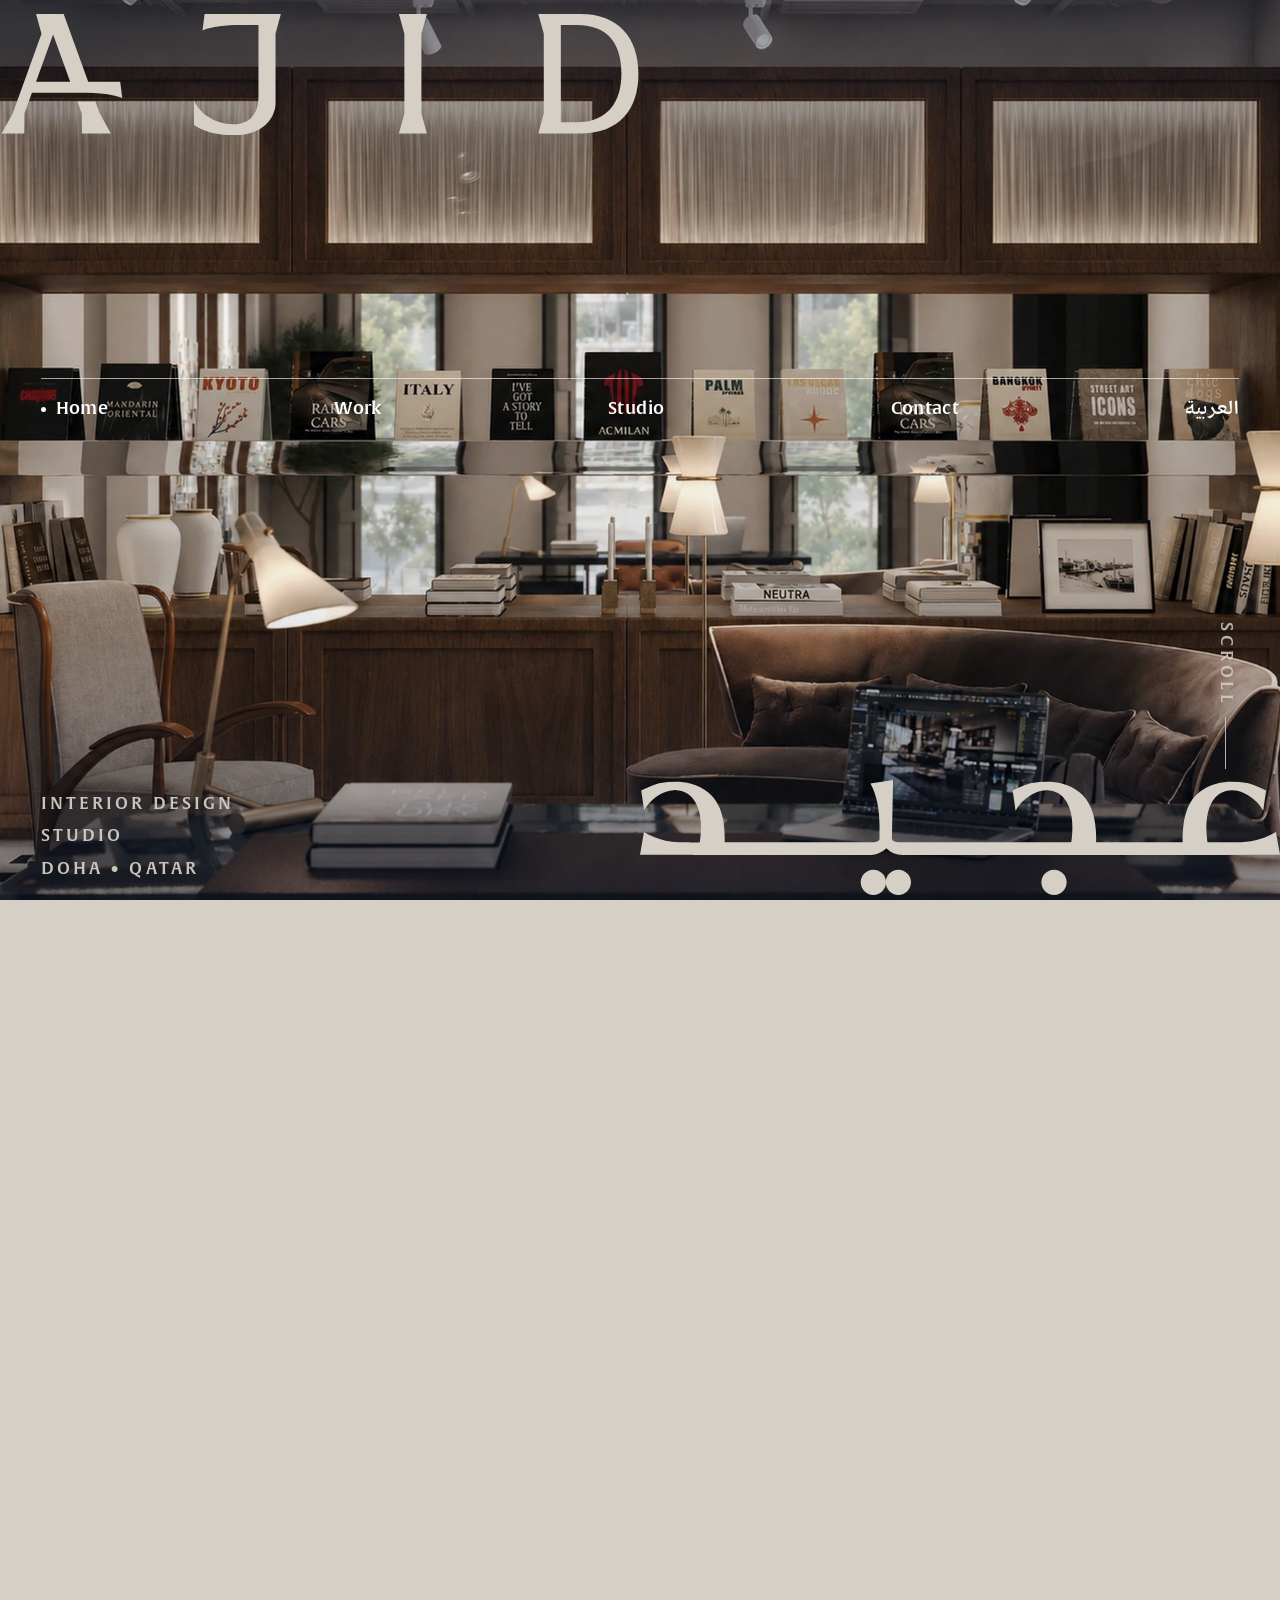
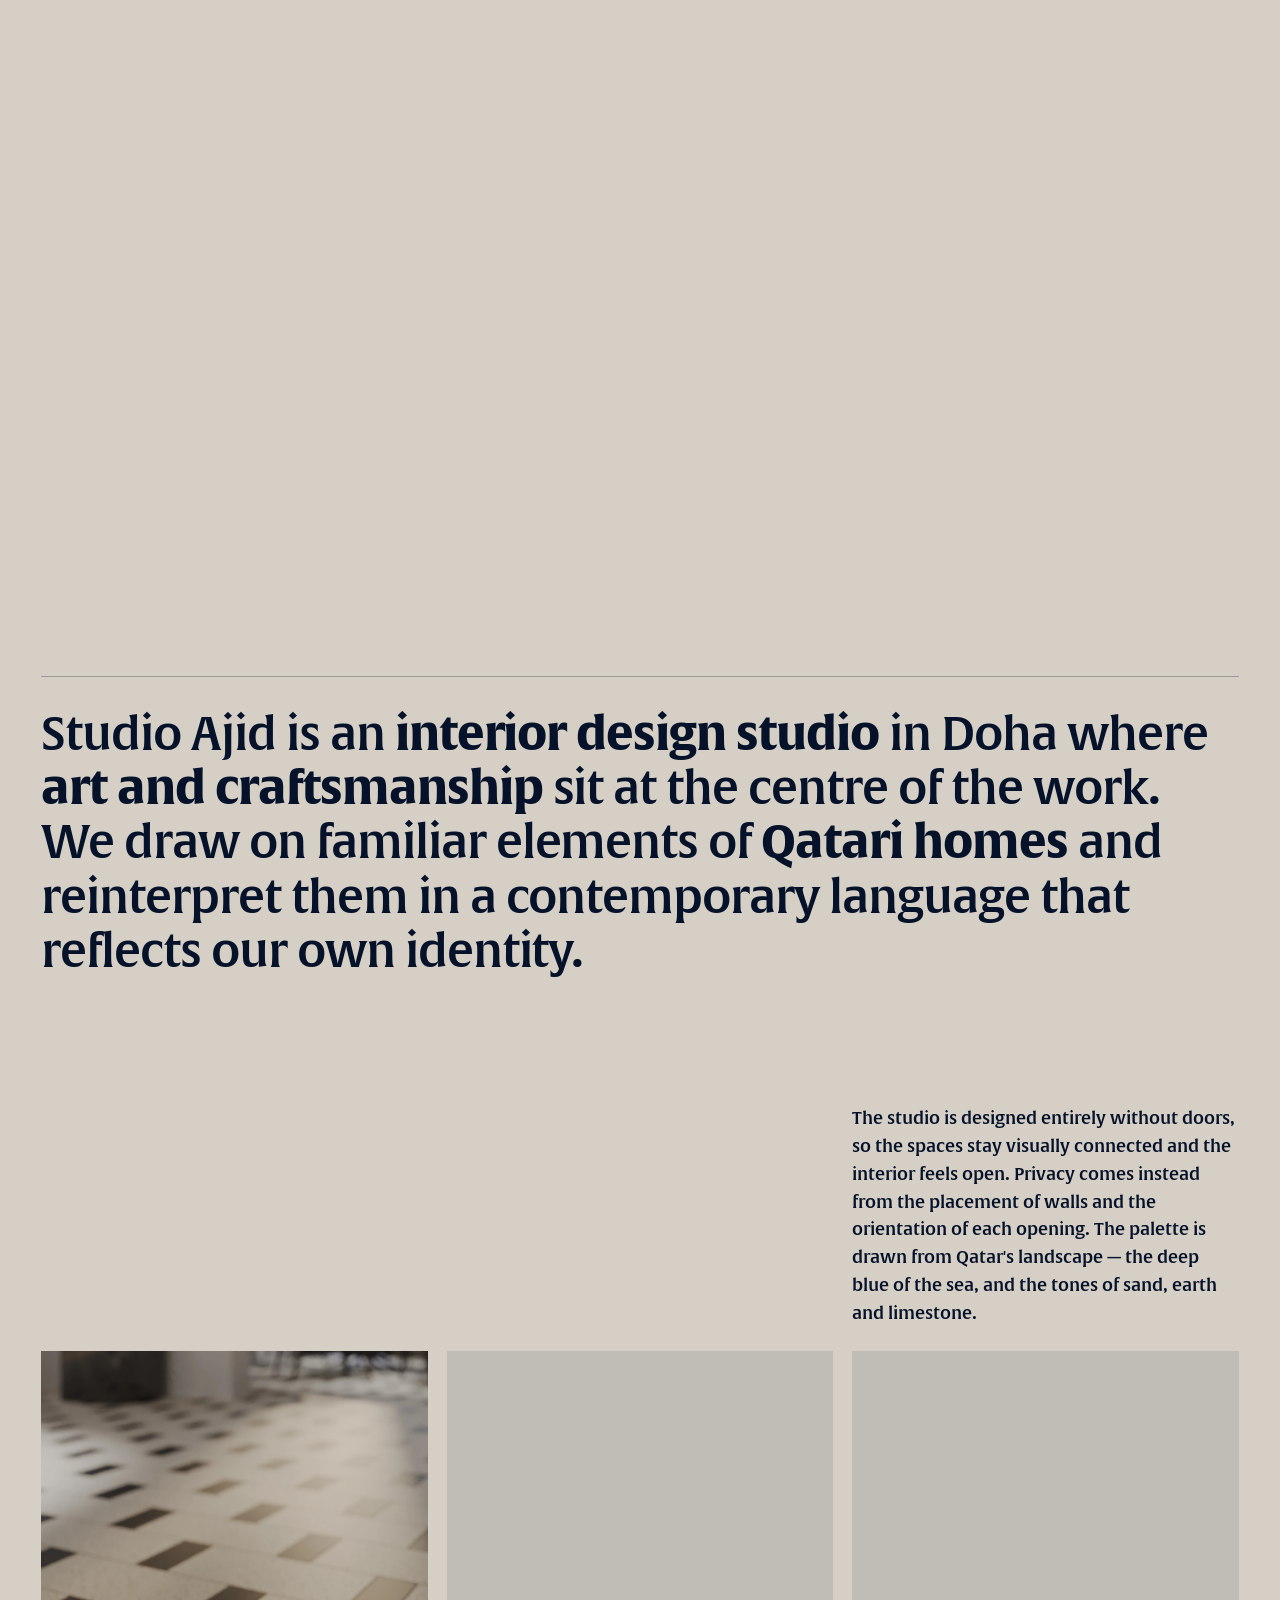
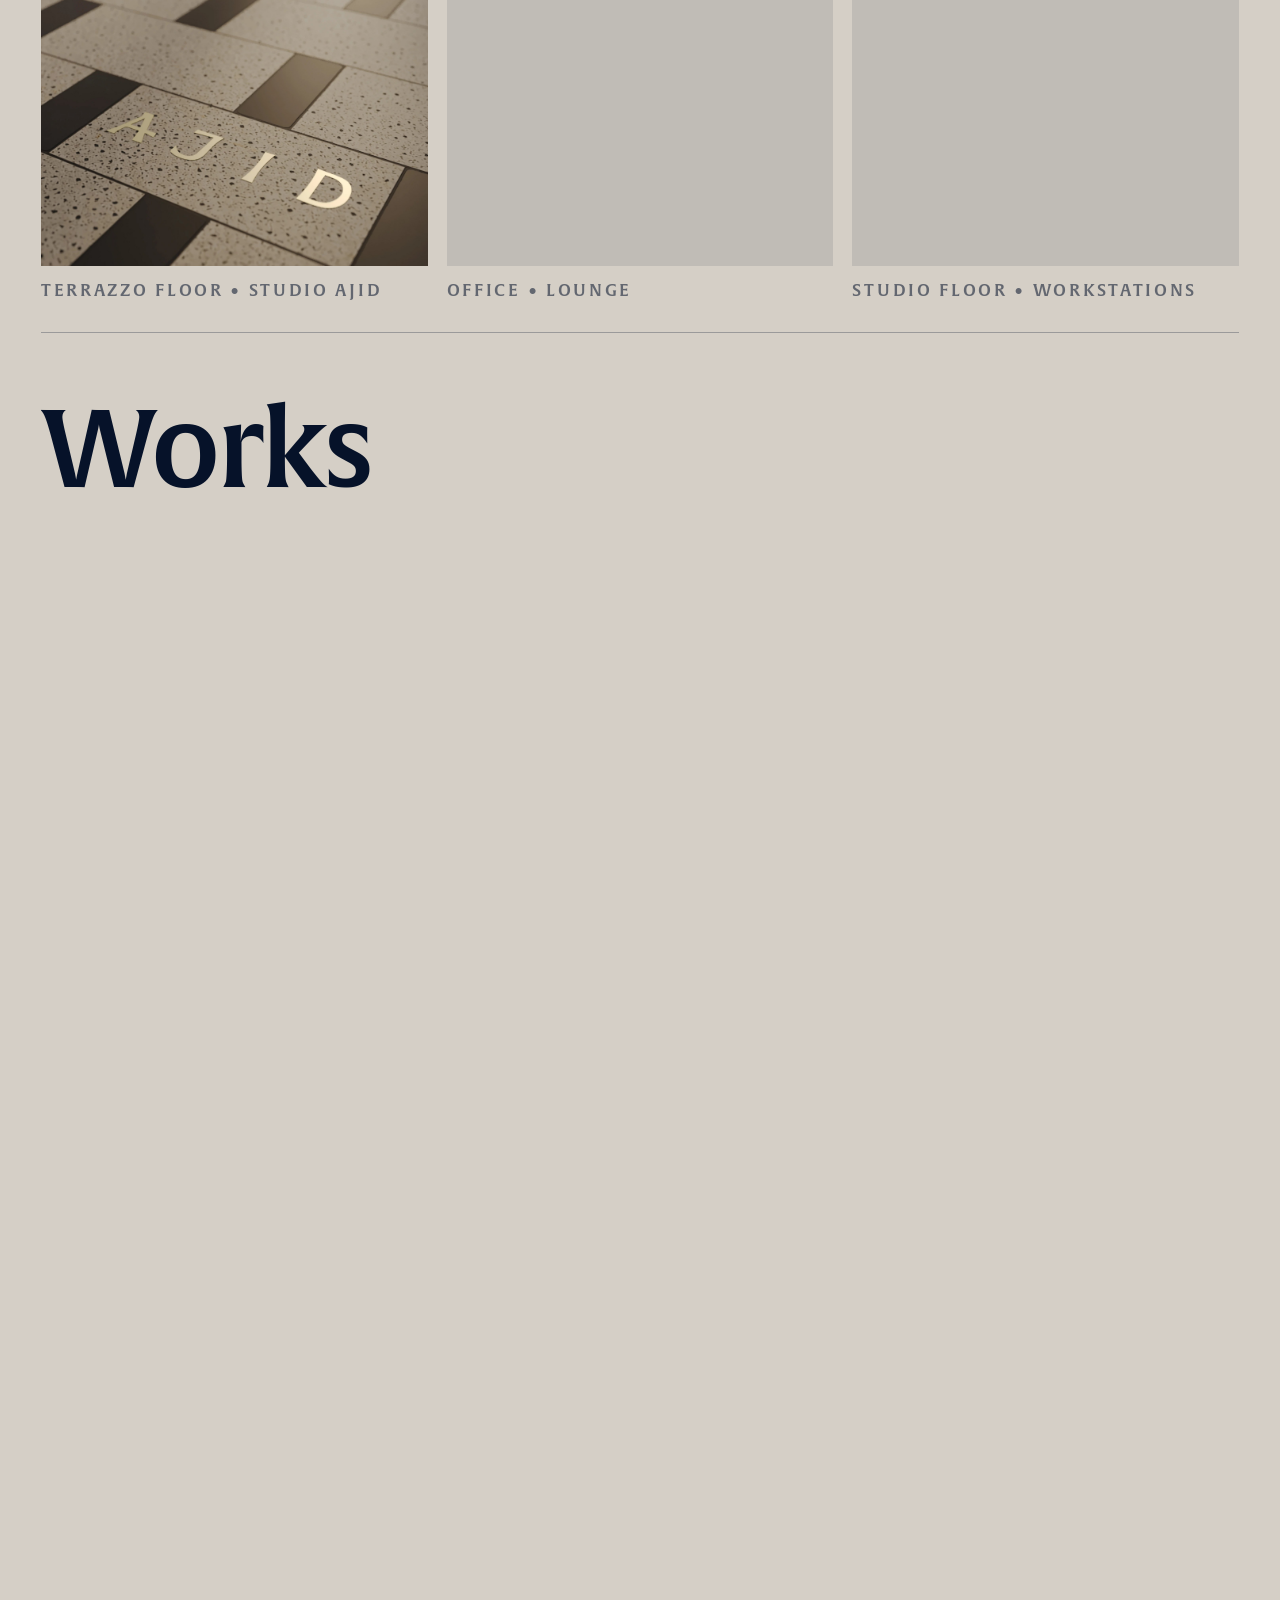
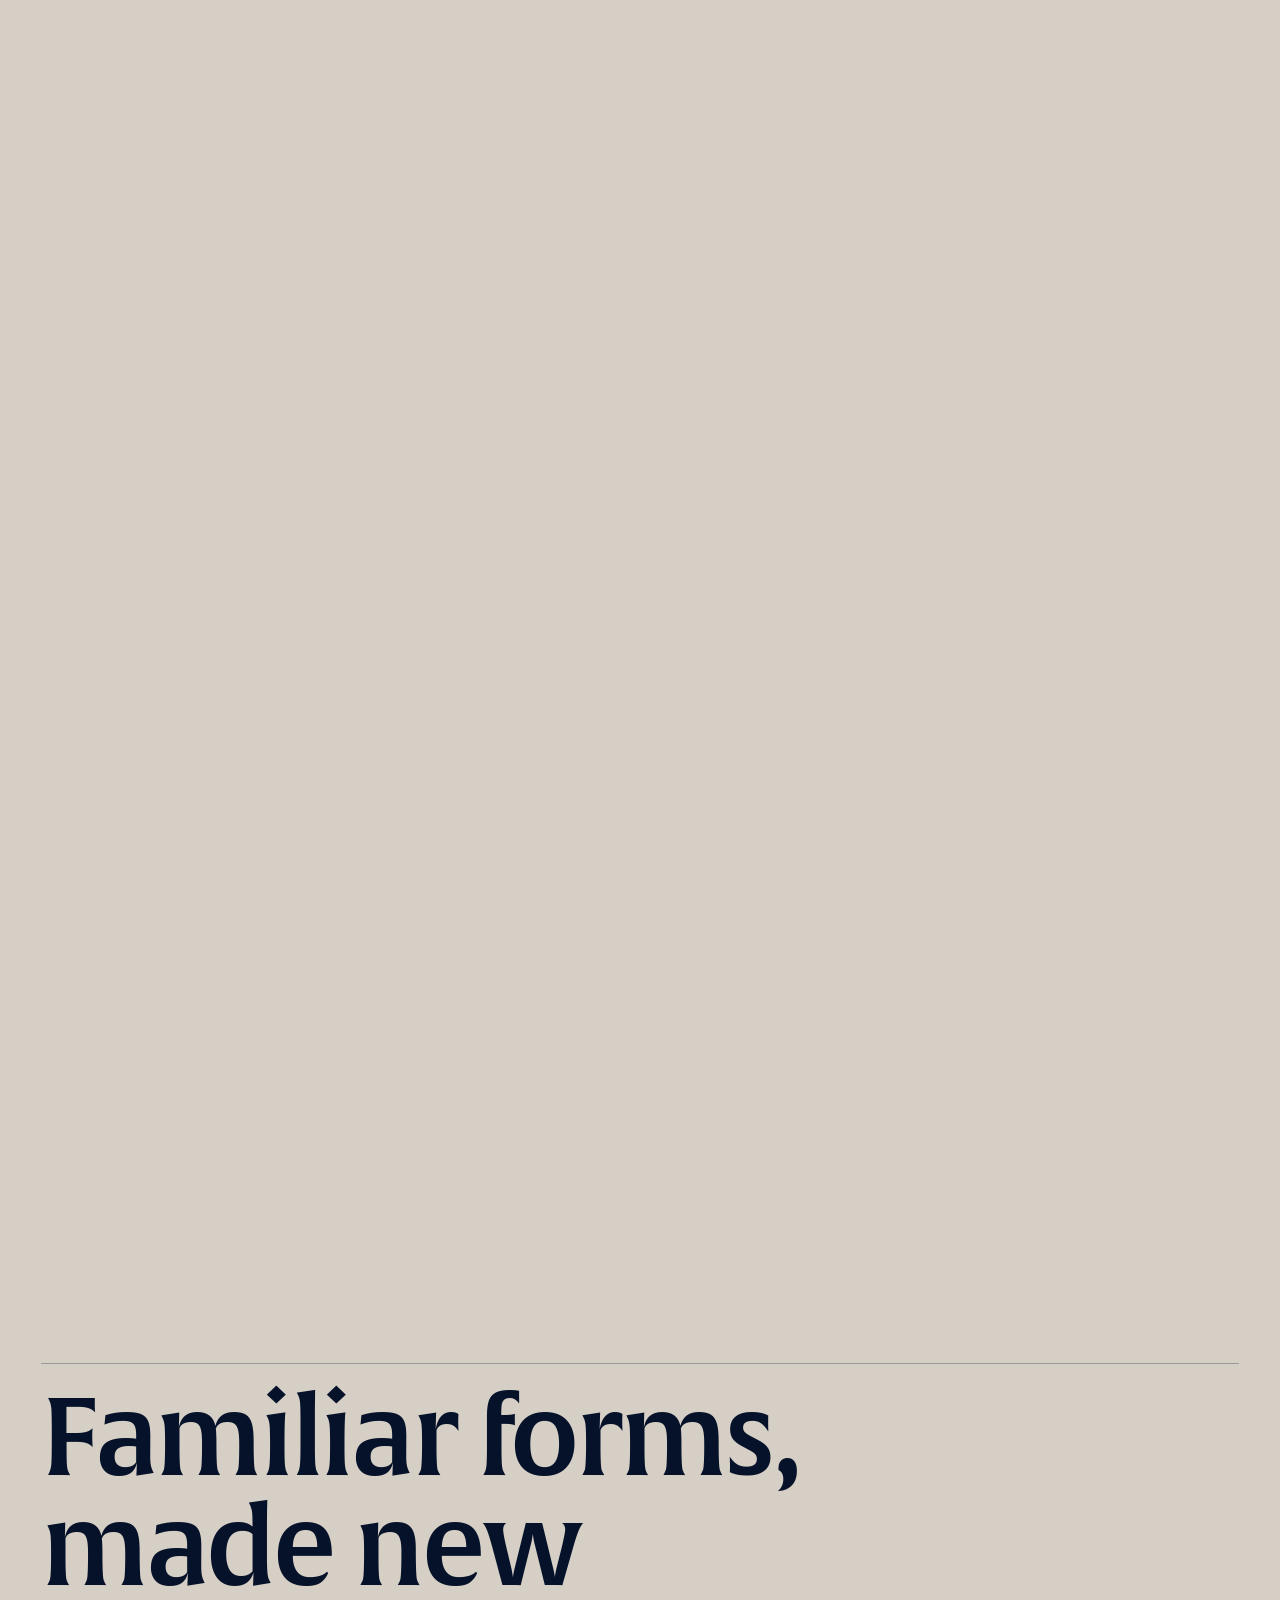
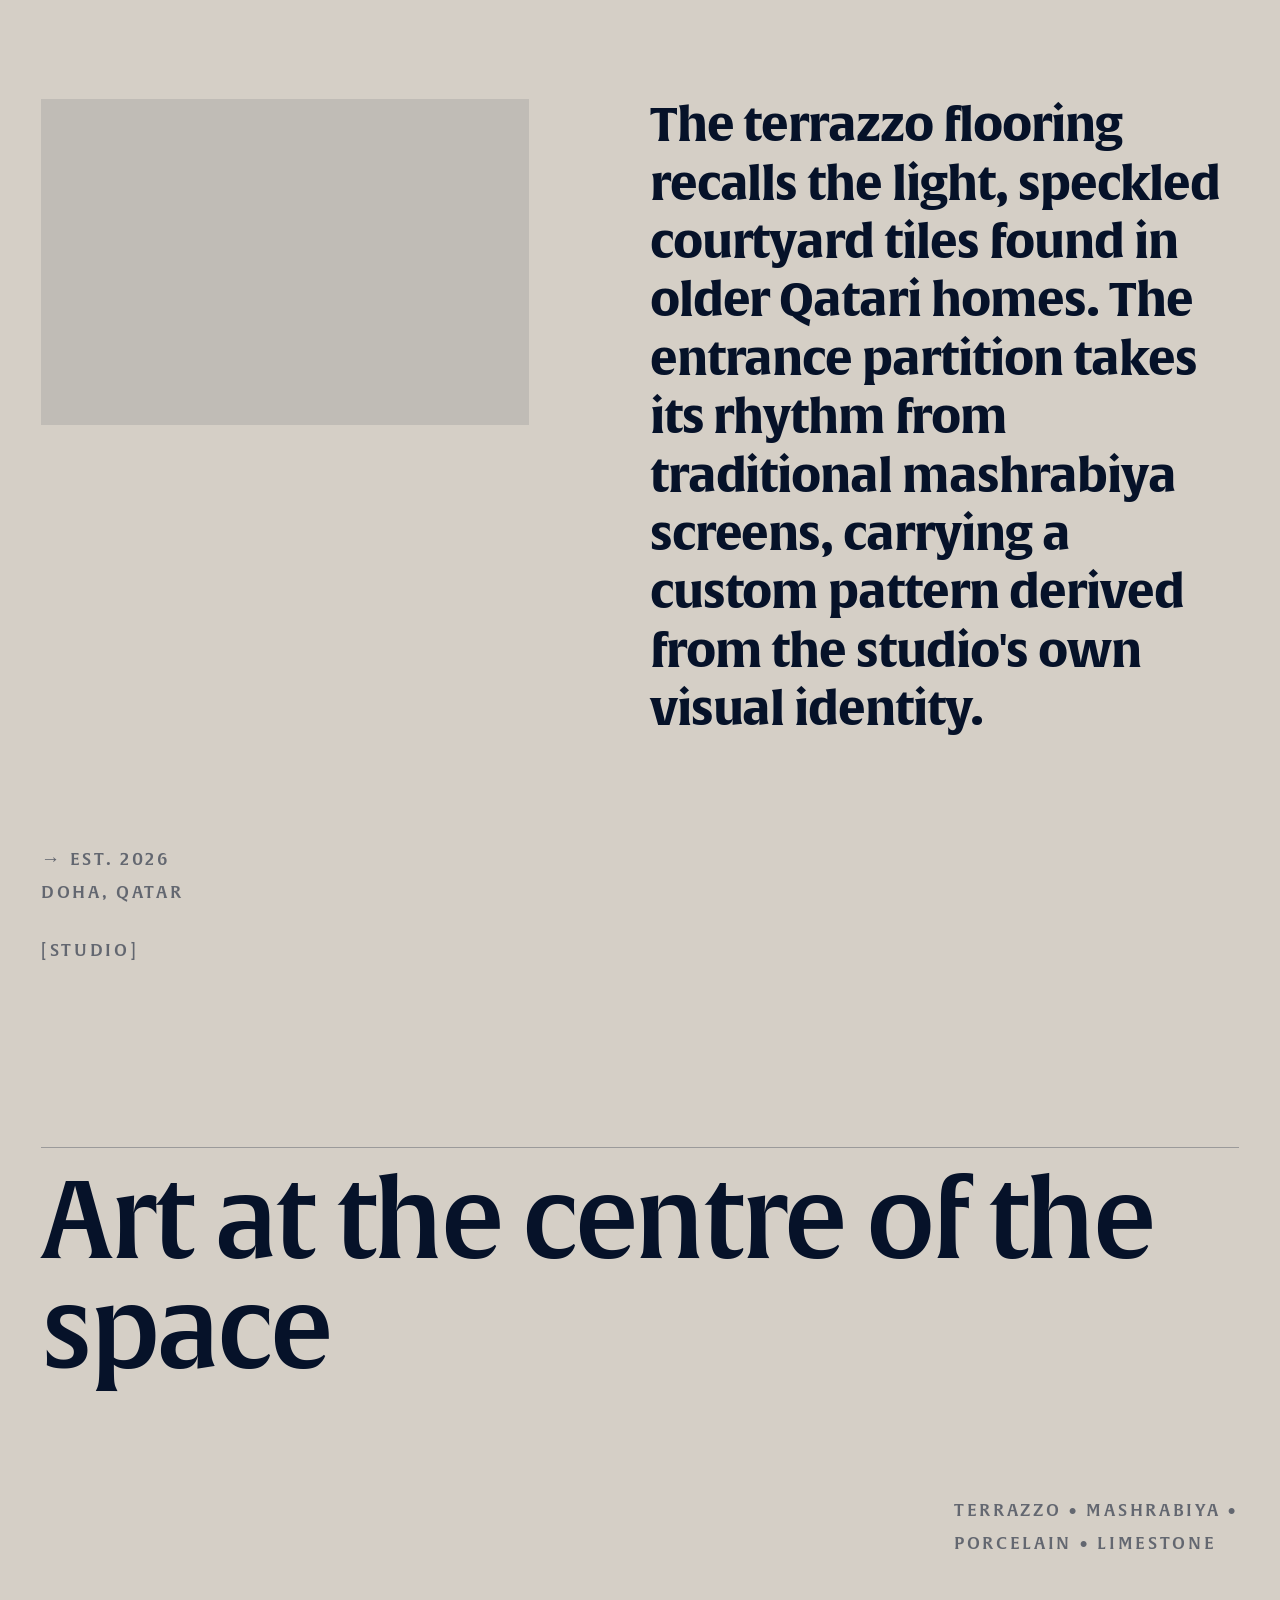
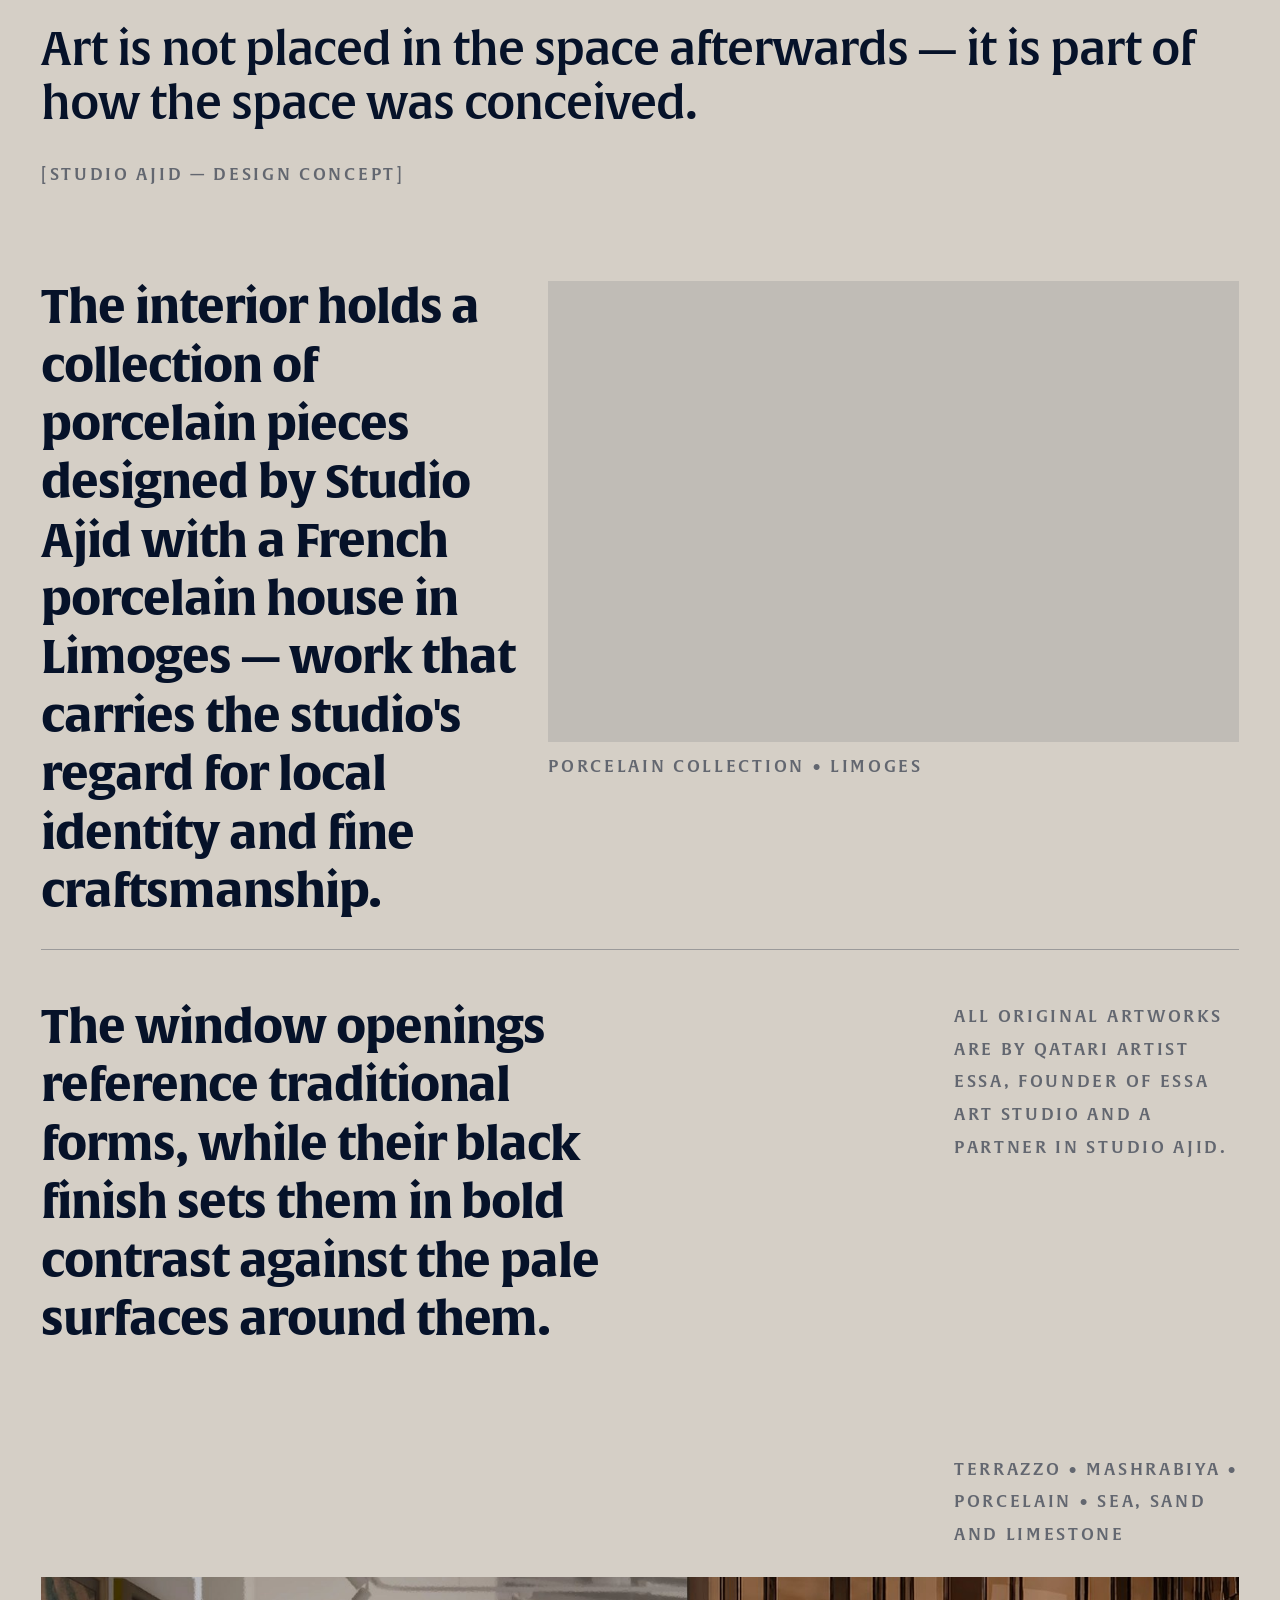
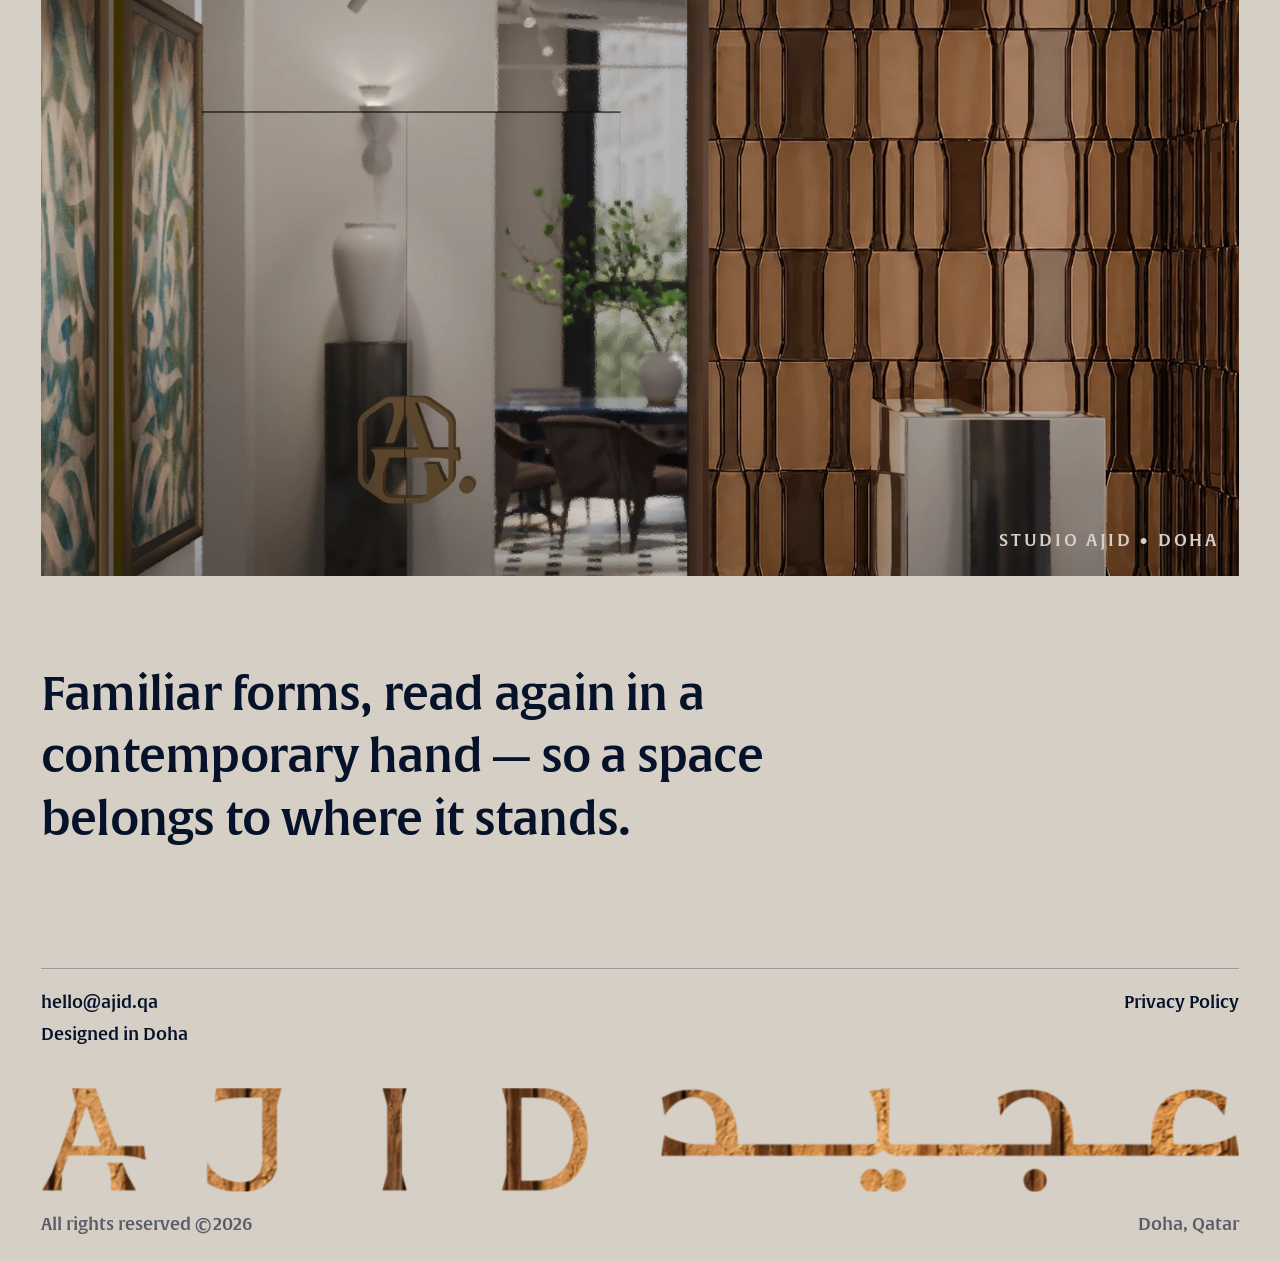
<file: index.html>
<!doctype html>
<html lang="en" dir="ltr">
<head>
<meta charset="utf-8">
<meta name="viewport" content="width=device-width,initial-scale=1,viewport-fit=cover">
<title>Studio Ajid — Interior Design Studio, Doha</title>
<meta name="description" content="Studio Ajid is an interior design studio in Doha where art and craftsmanship lead the work — familiar elements of Qatari homes reinterpreted in a contemporary language.">
<meta name="theme-color" content="#d5cfc6">
<meta name="robots" content="noindex,nofollow">
<link rel="canonical" href="./">
<link rel="alternate" hreflang="en" href="./">
<link rel="alternate" hreflang="ar" href="ar/">

<link rel="preload" as="font" type="font/woff2" href="assets/fonts/HayyakumAllah-Light.woff2" crossorigin>
<link rel="preload" as="font" type="font/woff2" href="assets/fonts/HayyakumAllah-Medium.woff2" crossorigin>
<link rel="preload" as="image" href="assets/img/hero-1.jpg" fetchpriority="high">
<link rel="stylesheet" href="css/main.css?v=30394e59">
<style id="theme">:root{--bg:#d5cfc6;--ink:#061229;--heading:#061229;--accent:#582c00;--invert-bg:#061229;--invert-fg:#d5cfc6;--hero-ink:#d5cfc6;--hero-nav-ink:#ffffff;--fs-nav:var(--fs-sm)}</style>
<link rel="icon" href="assets/logo/favicon.svg" type="image/svg+xml">

<meta property="og:title" content="Studio Ajid — Interior Design Studio, Doha">
<meta property="og:description" content="Art, craftsmanship and local identity, reinterpreted for contemporary Qatari interiors.">
<meta property="og:type" content="website">
<script>
document.documentElement.classList.add('js');
/* live theme overrides from the admin panel, applied before first paint */
try{var o=JSON.parse(localStorage.getItem('ajid.theme')||'null');
if(o)for(var k in o)document.documentElement.style.setProperty(k,o[k]);}catch(e){}
</script>
</head>
<body data-lang="en">

<div id="loader">
  <div class="mark"><svg viewBox="330 340 400 400" aria-hidden="true"><path d="M661.21,572.15l-4.37-34.92h-10.9v-68.53c0-15.12-7.41-29.29-19.81-37.93l-48.87-34.01c-7.78-5.42-16.91-8.28-26.4-8.28h-80.17c-9.46,0-18.56,2.85-26.34,8.24l-49,33.99c-12.44,8.63-19.87,22.83-19.87,37.97v142.6c0,15.12,7.41,29.29,19.81,37.93l48.87,34.01c7.78,5.42,16.91,8.28,26.4,8.28h80.18c9.45,0,18.55-2.84,26.32-8.23l48.99-33.95c12.45-8.63,19.89-22.83,19.89-37.98v-43.91c4.68,1.12,9.21,2.41,13.37,3.96.63.24,1.27.48,1.9.74ZM568.52,409.32l48.87,34.01c8.3,5.77,13.25,15.26,13.25,25.37v68.53h-47.19l-48.45-133.45h15.86c6.35,0,12.45,1.92,17.66,5.54ZM390.77,611.29v-142.6c0-10.13,4.97-19.63,13.29-25.4l49-33.99c5.2-3.61,11.3-5.51,17.62-5.51h2.57c9.87,17.56,5.86,41.59-.51,62.02l-.14.38c-.02.07-.04.15-.07.22l-7.69,21.22c-3.79,10.47-7.58,20.95-11.36,31.42h25.32l29.74-82.37,36.31,100.58c-20.89.04-41.82.09-62.73.13v.04h-70.99c2.49,2.12,4.52,4.39,6.25,6.73,17.28,23.95,2.64,62.8-8.83,85.76l-3.97,7.16-.57-.4c-8.3-5.77-13.25-15.26-13.25-25.37ZM630.64,611.35c0,7.67-2.86,14.97-7.86,20.57l-14.58-26.89v.37l-9.5-26.15h-38.59l9.18,25.78.28,54.74c-.09-.02-.19-.08-.27-.1,1.06,4.82-1.9,9.82-5.97,12.63-2.5,1.73-5.35,2.78-8.29,3.6-1.42.2-2.85.31-4.3.31h-78.51c-8.11-.62-15.86-4.99-20.53-11.65-2.3-3.28-3.82-7.08-4.53-11.02l.06-10.17c.15-.81.32-1.61.55-2.4-.2.31-.35.64-.54.96l.21-36.89,15.86-43.63c.09-.13.17-.24.28-.37,33.74.02,67.45-.44,101.17-.15,9.44.07,19.08.11,28.75.46,11.43.4,24.48,1.29,37.12,3.18v46.84Z"/>
  <path d="M682.88,620.54c-11.95,0-21.64,9.69-21.64,21.64s9.69,21.64,21.64,21.64,21.64-9.69,21.64-21.64-9.69-21.64-21.64-21.64Z"/></svg></div>
  <div class="bar" id="loaderBar"></div>
</div>
<script>
/* The curtain is position:fixed over the whole page. main.js normally lifts it,
   but if that script ever fails to run -- an unsupported feature on an older
   phone, a blocked request -- the visitor would be left staring at a blank
   page. This runs inline, independent of main.js, so that cannot happen. */
setTimeout(function(){var l=document.getElementById('loader');
  if(l&&l.className.indexOf('done')<0){
    l.className+=' done';
    /* If main.js failed to parse or execute, its reveal classes would leave
       most content clipped/transparent. Drop the JS enhancement class so the
       fully readable static layout becomes the fallback on older Safari. */
    document.documentElement.className=document.documentElement.className
      .replace(/(^|\s)js(?=\s|$)/g,' ').replace(/^\s+|\s+$/g,'');
  }
},4000);
</script>

<!-- navigation lives in the hero only; no persistent masthead -->

<div id="drawer" aria-hidden="true">
  <nav class="items" aria-label="Mobile">
    <a href="#studio">Studio</a>
    <a href="#work">Work</a>
    <a href="#collections">Collections</a>
    <a href="#contact">Contact</a>
    <a href="ar/" lang="ar">العربية</a>
  </nav>
  <div class="meta"><span>Doha, Qatar</span><span>Est. 2026</span></div>
</div>

<main>

<!-- ============================ HERO ============================ -->
<section class="hero" id="hero">
  <div class="hero__sticky">

    <div class="hero__media">
      <div class="hero__scaler" id="heroScaler">
        <canvas class="hero__canvas" id="heroCanvas"></canvas>
      </div>
      <div class="hero__veil"></div>
    </div>

    <div class="hero__ui">

      <!-- English wordmark, top -->
      <div class="px">
        <h1 class="hero__mark hero__mark--lat" id="markLat">
          <span class="sr-only">AJID — Interior Design Studio</span>
          <svg viewBox="182.44 472.22 715.08 135.55" role="presentation" aria-hidden="true">
            <path class="ltr" style="--i:0" d="M316.74,547.83h-35.74l-27.44-75.6h-30.88l6.11,22.11-15.85,43.8-3.51,9.69-12.86,35.53-12.39,22.32h25.35l.19-22.32,8.39-23.06h1.49c17.26,0,34.49-.24,51.73-.08,4.98.03,10.06.06,15.16.24,10.9.38,21.86,1.54,31.96,5.31.19.06.36.14.56.22l-2.27-18.16ZM251.09,547.83s.05.05.08.08h-28.49l.03-.08,19.04-52.73,19,52.65.03.08h-9.69ZM293.98,583.57l-4.95-13.66h-20.16l4.84,13.59.19,22.18h32.47l-12.39-22.32v.21Z"/>
            <path class="ltr" style="--i:1" d="M408.71,490.53c9.91-4,26.69-5.91,42.13-5.91h20.4v79.69c0,16.96-7.63,31.07-28.21,31.07-19.25,0-36.79-10.87-43.85-26.5v27.26c10.29,7.43,27.64,11.63,43.85,11.63,34.31,0,47.28-20.21,47.28-36.41v-77.01l5.91-22.11h-85.21l-2.29,18.3Z"/>
            <polygon class="ltr" style="--i:2" points="659.41 472.23 628.15 472.23 634.25 494.35 634.25 583.37 628.15 605.67 659.41 605.67 653.31 583.37 653.31 494.35 659.41 472.23"/>
            <path class="ltr" style="--i:3" d="M831.2,472.23h-47.28l6.1,22.11v89.02l-6.1,22.3h47.28c43.08,0,64.62-26.69,64.62-66.72s-22.3-66.72-64.62-66.72ZM826.05,593.28h-16.97v-108.66h16.97c38.89,0,50.71,24.21,50.71,54.33s-14.11,54.33-50.71,54.33Z"/>
          </svg>
        </h1>
      </div>

      <!-- centre rule + utility row -->
      <div class="hero__mid">
        <div class="rule reveal-fade" data-reveal></div>
        <nav class="hero__nav" aria-label="Primary">
          <span class="is-here desktop-only">Home</span>
          <button class="hero-menu hero__menu-only" id="heroMenu" aria-controls="drawer" aria-expanded="false">Menu</button>
          <a class="desktop-only" href="#work">Work</a>
          <a class="desktop-only" href="#studio">Studio</a>
          <a class="desktop-only" href="#contact">Contact</a>
          <a href="ar/" lang="ar" hreflang="ar">العربية</a>
        </nav>
      </div>

      <!-- Arabic wordmark, bottom. The scroll cue sits ABOVE the wordmark on
           its own row so the two can never sit on top of one another. -->
      <div class="px hero__bottom">
        <span class="scrollcue" aria-hidden="true">Scroll</span>

        <div class="hero__mark hero__mark--ar" id="markAr">
          <svg viewBox="182.44 475.77 715.08 128.46" role="presentation" aria-hidden="true">
            <path class="ar-body" d="M871.49,559.48l-36.64-.05h62.67l-2.47-14.01-2-11.41c-11.45,6.57-23.51,10.71-38.88,11.41h-37.16c-.28,0-.47-.42-.61-1.07-.14-.84-.23-1.72-.37-2.61v-.42c-1.35-11.64-1.26-23.8,2.7-34.83,2.33-6.47,6.43-12.48,12.29-15.97,13.41-7.91,29.24-.98,39.53,8.94.05,0,.05.05.05.05,1.02.98,2,2,2.93,3.07,1.96,2.23,3.59,4.7,5.22,7.45l.6-4.19,1.54-10.99,1.12-7.26c-5.41-2.86-11.29-5.59-18.1-7.66-1-.22-2.64-.59-3.64-.81-11.22-1.68-22.86-2.1-33.95.75-14.53,3.72-26.45,13.31-32.08,27.33-2.1,5.31-3.59,11.27-4.47,17.74-.93,6.47-1.26,13.27-1.02,20.49h-96.71c.23-7.22-.09-14.01-1.02-20.49-.84-6.47-2.37-12.43-4.47-17.74-5.63-14.02-17.55-23.61-32.08-27.33-11.08-2.84-22.72-2.42-33.95-.75-1,.22-2.64.59-3.64.81-6.81,2.07-12.69,4.8-18.1,7.66l1.12,7.26,1.54,10.99.6,4.19c1.63-2.75,3.26-5.22,5.22-7.45.93-1.07,1.91-2.1,2.93-3.07t.05-.05c10.24-9.92,26.12-16.85,39.53-8.94,5.87,3.49,9.92,9.5,12.29,15.97,3.96,11.03,4.05,23.19,2.75,34.83,0,.19-.05.28-.05.42-.14.89-.23,1.77-.33,2.61-.19.65-.37,1.07-.65,1.07h-93.69s.01-.07.01-.11c-.07.07-.13.11-.21.11h-14.82c.08,0,.16,0,.24,0h-83.69c-1.96,0-3.73-.42-5.31-1.16-1.44-.7-2.23-1.82-2.33-3.49-.05-.14-.05-.28-.05-.42l1.26-64.58-25.24,4.05c7.12,12.62,10.1,29.52,10.1,47.3v14.3c0,.74-.28,1.35-.84,1.81-.56.51-1.3.98-2.28,1.26-.93.37-1.96.61-3.12.7-1.12.19-2.28.23-3.4.23h-163.38c.23-7.22-.09-14.01-1.03-20.49-.88-6.47-2.37-12.43-4.52-17.74-5.63-14.02-17.51-23.61-32.08-27.33-11.04-2.84-22.68-2.42-33.9-.75-.99.22-2.62.58-3.61.8-6.86,2.07-12.71,4.81-18.13,7.67l1.12,7.26,1.54,10.99.56,3.87c1.54-2.61,3.17-4.98,5.03-7.13,3.26-3.87,6.89-7.03,10.71-9.5,3.82-2.47,7.87-4.19,12.01-5.12,1.86-.47,3.73-.75,5.54-.84.28,0,.6,0,.88-.05h.93c.33,0,.61,0,.93.05,3.96.14,7.96,1.17,11.73,3.4,5.87,3.49,9.96,9.5,12.29,15.97,3.96,11.03,4.05,23.19,2.7,34.83,0,.19-.05.28-.05.42-.09.89-.19,1.77-.33,2.61-.09.47-.23.79-.37.98,0,.05-.05.09-.05.19h-9.83c-1.72,0-3.45,0-5.17-.09h-8.15c-10.57-.47-19.56-2.56-27.84-5.96-3.82-1.53-7.45-3.35-11.08-5.45l-2,11.41-2.42,14.01h58.95v.05h198.33c4.87,0,9.62-1.48,13.66-4.2,1.65-1.12,3.18-2.23,4.37-3.34.35.42.74.84,1.17,1.26,4.31,4.2,10.27,6.29,16.3,6.29h63.8-9.44s32.9.01,32.9.01h0s308.96-.01,308.96-.01Z"/>
            <path class="ar-dot" style="--i:0" d="M645.02,575.99c-7.8,0-14.12,6.32-14.12,14.12s6.32,14.12,14.12,14.12,14.12-6.32,14.12-14.12-6.32-14.12-14.12-14.12Z"/>
            <path class="ar-dot" style="--i:1" d="M471.09,575.99c-7.8,0-14.12,6.32-14.12,14.12s6.32,14.12,14.12,14.12,14.12-6.32,14.12-14.12-6.32-14.12-14.12-14.12Z"/>
            <path class="ar-dot" style="--i:2" d="M443.17,575.99c-7.8,0-14.12,6.32-14.12,14.12s6.32,14.12,14.12,14.12,14.12-6.32,14.12-14.12-6.32-14.12-14.12-14.12Z"/>
          </svg>
        </div>

        <div class="hero__foot">
          <p class="hero__tag reveal-up" data-reveal>Interior Design Studio<br>Doha • Qatar</p>
        </div>
      </div>

    </div>
  </div>
</section>

<!-- ===================== S1 · opening statement ===================== -->
<section class="px pt-6" id="studio">
  <div class="divider reveal-divider" data-reveal></div>
  <p class="para-lg mt-8" data-split="lines" data-reveal>Studio Ajid is an <strong>interior design studio</strong> in Doha where <strong>art and craftsmanship</strong> sit at the centre of the work. We draw on familiar elements of <strong>Qatari homes</strong> and reinterpret them in a contemporary language that reflects our own identity.</p>
</section>

<!-- ===================== S2 · intro note + image row ===================== -->
<section class="px pt-45">
  <div class="grid-default">
    <p class="c9-4 note note--bold reveal-up" data-reveal>The studio is designed entirely without doors, so the spaces stay visually connected and the interior feels open. Privacy comes instead from the placement of walls and the orientation of each opening. The palette is drawn from Qatar's landscape — the deep blue of the sea, and the tones of sand, earth and limestone.</p>
  </div>
  <div class="grid-default" style="margin-top:clamp(14px,1.7vw,28px)">
    <figure class="fig c-4" style="--ar:1400/1867"><span class="reveal-image" data-reveal><img src="assets/img/feat-1.jpg" alt="Brass lettering inlaid into terrazzo" width="1400" height="1867" loading="eager" decoding="async"></span><figcaption>Terrazzo floor • Studio Ajid</figcaption></figure>
      <figure class="fig c-4" style="--ar:1206/1608"><span class="reveal-image" data-reveal><img src="assets/img/feat-2.jpg" alt="Curved sofa beside a floor lamp" width="1206" height="1608" loading="eager" decoding="async"></span><figcaption>Office • Lounge</figcaption></figure>
      <figure class="fig c-4" style="--ar:1400/1867"><span class="reveal-image" data-reveal><img src="assets/img/feat-3.jpg" alt="Shared desk with monitors and lamps" width="1400" height="1867" loading="eager" decoding="async"></span><figcaption>Studio Floor • Workstations</figcaption></figure>
  </div>
  <div class="divider reveal-divider mt-6" data-reveal></div>
</section>

<!-- ===================== S3 - work timeline ===================== -->
<section class="px" id="work">
  <div class="tl" data-reveal>
    <div class="tl__spine"></div>
    <span class="tl__tip" aria-hidden="true"><span class="tl__cube"><span class="tl__face"><svg viewBox="370 380 350 300"><path d="M661.21,572.15l-4.37-34.92h-10.9v-68.53c0-15.12-7.41-29.29-19.81-37.93l-48.87-34.01c-7.78-5.42-16.91-8.28-26.4-8.28h-80.17c-9.46,0-18.56,2.85-26.34,8.24l-49,33.99c-12.44,8.63-19.87,22.83-19.87,37.97v142.6c0,15.12,7.41,29.29,19.81,37.93l48.87,34.01c7.78,5.42,16.91,8.28,26.4,8.28h80.18c9.45,0,18.55-2.84,26.32-8.23l48.99-33.95c12.45-8.63,19.89-22.83,19.89-37.98v-43.91c4.68,1.12,9.21,2.41,13.37,3.96.63.24,1.27.48,1.9.74ZM568.52,409.32l48.87,34.01c8.3,5.77,13.25,15.26,13.25,25.37v68.53h-47.19l-48.45-133.45h15.86c6.35,0,12.45,1.92,17.66,5.54ZM390.77,611.29v-142.6c0-10.13,4.97-19.63,13.29-25.4l49-33.99c5.2-3.61,11.3-5.51,17.62-5.51h2.57c9.87,17.56,5.86,41.59-.51,62.02l-.14.38c-.02.07-.04.15-.07.22l-7.69,21.22c-3.79,10.47-7.58,20.95-11.36,31.42h25.32l29.74-82.37,36.31,100.58c-20.89.04-41.82.09-62.73.13v.04h-70.99c2.49,2.12,4.52,4.39,6.25,6.73,17.28,23.95,2.64,62.8-8.83,85.76l-3.97,7.16-.57-.4c-8.3-5.77-13.25-15.26-13.25-25.37ZM630.64,611.35c0,7.67-2.86,14.97-7.86,20.57l-14.58-26.89v.37l-9.5-26.15h-38.59l9.18,25.78.28,54.74c-.09-.02-.19-.08-.27-.1,1.06,4.82-1.9,9.82-5.97,12.63-2.5,1.73-5.35,2.78-8.29,3.6-1.42.2-2.85.31-4.3.31h-78.51c-8.11-.62-15.86-4.99-20.53-11.65-2.3-3.28-3.82-7.08-4.53-11.02l.06-10.17c.15-.81.32-1.61.55-2.4-.2.31-.35.64-.54.96l.21-36.89,15.86-43.63c.09-.13.17-.24.28-.37,33.74.02,67.45-.44,101.17-.15,9.44.07,19.08.11,28.75.46,11.43.4,24.48,1.29,37.12,3.18v46.84Z"/>
  <path d="M682.88,620.54c-11.95,0-21.64,9.69-21.64,21.64s9.69,21.64,21.64,21.64,21.64-9.69,21.64-21.64-9.69-21.64-21.64-21.64Z"/></svg></span><span class="tl__face"><svg viewBox="370 380 350 300"><path d="M661.21,572.15l-4.37-34.92h-10.9v-68.53c0-15.12-7.41-29.29-19.81-37.93l-48.87-34.01c-7.78-5.42-16.91-8.28-26.4-8.28h-80.17c-9.46,0-18.56,2.85-26.34,8.24l-49,33.99c-12.44,8.63-19.87,22.83-19.87,37.97v142.6c0,15.12,7.41,29.29,19.81,37.93l48.87,34.01c7.78,5.42,16.91,8.28,26.4,8.28h80.18c9.45,0,18.55-2.84,26.32-8.23l48.99-33.95c12.45-8.63,19.89-22.83,19.89-37.98v-43.91c4.68,1.12,9.21,2.41,13.37,3.96.63.24,1.27.48,1.9.74ZM568.52,409.32l48.87,34.01c8.3,5.77,13.25,15.26,13.25,25.37v68.53h-47.19l-48.45-133.45h15.86c6.35,0,12.45,1.92,17.66,5.54ZM390.77,611.29v-142.6c0-10.13,4.97-19.63,13.29-25.4l49-33.99c5.2-3.61,11.3-5.51,17.62-5.51h2.57c9.87,17.56,5.86,41.59-.51,62.02l-.14.38c-.02.07-.04.15-.07.22l-7.69,21.22c-3.79,10.47-7.58,20.95-11.36,31.42h25.32l29.74-82.37,36.31,100.58c-20.89.04-41.82.09-62.73.13v.04h-70.99c2.49,2.12,4.52,4.39,6.25,6.73,17.28,23.95,2.64,62.8-8.83,85.76l-3.97,7.16-.57-.4c-8.3-5.77-13.25-15.26-13.25-25.37ZM630.64,611.35c0,7.67-2.86,14.97-7.86,20.57l-14.58-26.89v.37l-9.5-26.15h-38.59l9.18,25.78.28,54.74c-.09-.02-.19-.08-.27-.1,1.06,4.82-1.9,9.82-5.97,12.63-2.5,1.73-5.35,2.78-8.29,3.6-1.42.2-2.85.31-4.3.31h-78.51c-8.11-.62-15.86-4.99-20.53-11.65-2.3-3.28-3.82-7.08-4.53-11.02l.06-10.17c.15-.81.32-1.61.55-2.4-.2.31-.35.64-.54.96l.21-36.89,15.86-43.63c.09-.13.17-.24.28-.37,33.74.02,67.45-.44,101.17-.15,9.44.07,19.08.11,28.75.46,11.43.4,24.48,1.29,37.12,3.18v46.84Z"/>
  <path d="M682.88,620.54c-11.95,0-21.64,9.69-21.64,21.64s9.69,21.64,21.64,21.64,21.64-9.69,21.64-21.64-9.69-21.64-21.64-21.64Z"/></svg></span><span class="tl__face"><svg viewBox="370 380 350 300"><path d="M661.21,572.15l-4.37-34.92h-10.9v-68.53c0-15.12-7.41-29.29-19.81-37.93l-48.87-34.01c-7.78-5.42-16.91-8.28-26.4-8.28h-80.17c-9.46,0-18.56,2.85-26.34,8.24l-49,33.99c-12.44,8.63-19.87,22.83-19.87,37.97v142.6c0,15.12,7.41,29.29,19.81,37.93l48.87,34.01c7.78,5.42,16.91,8.28,26.4,8.28h80.18c9.45,0,18.55-2.84,26.32-8.23l48.99-33.95c12.45-8.63,19.89-22.83,19.89-37.98v-43.91c4.68,1.12,9.21,2.41,13.37,3.96.63.24,1.27.48,1.9.74ZM568.52,409.32l48.87,34.01c8.3,5.77,13.25,15.26,13.25,25.37v68.53h-47.19l-48.45-133.45h15.86c6.35,0,12.45,1.92,17.66,5.54ZM390.77,611.29v-142.6c0-10.13,4.97-19.63,13.29-25.4l49-33.99c5.2-3.61,11.3-5.51,17.62-5.51h2.57c9.87,17.56,5.86,41.59-.51,62.02l-.14.38c-.02.07-.04.15-.07.22l-7.69,21.22c-3.79,10.47-7.58,20.95-11.36,31.42h25.32l29.74-82.37,36.31,100.58c-20.89.04-41.82.09-62.73.13v.04h-70.99c2.49,2.12,4.52,4.39,6.25,6.73,17.28,23.95,2.64,62.8-8.83,85.76l-3.97,7.16-.57-.4c-8.3-5.77-13.25-15.26-13.25-25.37ZM630.64,611.35c0,7.67-2.86,14.97-7.86,20.57l-14.58-26.89v.37l-9.5-26.15h-38.59l9.18,25.78.28,54.74c-.09-.02-.19-.08-.27-.1,1.06,4.82-1.9,9.82-5.97,12.63-2.5,1.73-5.35,2.78-8.29,3.6-1.42.2-2.85.31-4.3.31h-78.51c-8.11-.62-15.86-4.99-20.53-11.65-2.3-3.28-3.82-7.08-4.53-11.02l.06-10.17c.15-.81.32-1.61.55-2.4-.2.31-.35.64-.54.96l.21-36.89,15.86-43.63c.09-.13.17-.24.28-.37,33.74.02,67.45-.44,101.17-.15,9.44.07,19.08.11,28.75.46,11.43.4,24.48,1.29,37.12,3.18v46.84Z"/>
  <path d="M682.88,620.54c-11.95,0-21.64,9.69-21.64,21.64s9.69,21.64,21.64,21.64,21.64-9.69,21.64-21.64-9.69-21.64-21.64-21.64Z"/></svg></span><span class="tl__face"><svg viewBox="370 380 350 300"><path d="M661.21,572.15l-4.37-34.92h-10.9v-68.53c0-15.12-7.41-29.29-19.81-37.93l-48.87-34.01c-7.78-5.42-16.91-8.28-26.4-8.28h-80.17c-9.46,0-18.56,2.85-26.34,8.24l-49,33.99c-12.44,8.63-19.87,22.83-19.87,37.97v142.6c0,15.12,7.41,29.29,19.81,37.93l48.87,34.01c7.78,5.42,16.91,8.28,26.4,8.28h80.18c9.45,0,18.55-2.84,26.32-8.23l48.99-33.95c12.45-8.63,19.89-22.83,19.89-37.98v-43.91c4.68,1.12,9.21,2.41,13.37,3.96.63.24,1.27.48,1.9.74ZM568.52,409.32l48.87,34.01c8.3,5.77,13.25,15.26,13.25,25.37v68.53h-47.19l-48.45-133.45h15.86c6.35,0,12.45,1.92,17.66,5.54ZM390.77,611.29v-142.6c0-10.13,4.97-19.63,13.29-25.4l49-33.99c5.2-3.61,11.3-5.51,17.62-5.51h2.57c9.87,17.56,5.86,41.59-.51,62.02l-.14.38c-.02.07-.04.15-.07.22l-7.69,21.22c-3.79,10.47-7.58,20.95-11.36,31.42h25.32l29.74-82.37,36.31,100.58c-20.89.04-41.82.09-62.73.13v.04h-70.99c2.49,2.12,4.52,4.39,6.25,6.73,17.28,23.95,2.64,62.8-8.83,85.76l-3.97,7.16-.57-.4c-8.3-5.77-13.25-15.26-13.25-25.37ZM630.64,611.35c0,7.67-2.86,14.97-7.86,20.57l-14.58-26.89v.37l-9.5-26.15h-38.59l9.18,25.78.28,54.74c-.09-.02-.19-.08-.27-.1,1.06,4.82-1.9,9.82-5.97,12.63-2.5,1.73-5.35,2.78-8.29,3.6-1.42.2-2.85.31-4.3.31h-78.51c-8.11-.62-15.86-4.99-20.53-11.65-2.3-3.28-3.82-7.08-4.53-11.02l.06-10.17c.15-.81.32-1.61.55-2.4-.2.31-.35.64-.54.96l.21-36.89,15.86-43.63c.09-.13.17-.24.28-.37,33.74.02,67.45-.44,101.17-.15,9.44.07,19.08.11,28.75.46,11.43.4,24.48,1.29,37.12,3.18v46.84Z"/>
  <path d="M682.88,620.54c-11.95,0-21.64,9.69-21.64,21.64s9.69,21.64,21.64,21.64,21.64-9.69,21.64-21.64-9.69-21.64-21.64-21.64Z"/></svg></span></span></span>
    <h2 class="tl__title" data-split="words" data-reveal>Works</h2>
    <div class="tl__entry" data-reveal><span class="tl__dot" aria-hidden="true"></span><a class="tl__item tl__item--l" href="#" data-img="assets/img/work-01.jpg" style="--col:1/span 5;--ar:4/3;--labw:270%"><span class="tl__fig"><img src="assets/img/work-01.jpg" alt="Lounge" loading="eager" decoding="async"></span><span class="tl__label"><span class="tl__name">Lounge</span></span></a></div>
      <div class="tl__entry" data-reveal><span class="tl__dot" aria-hidden="true"></span><a class="tl__item tl__item--r" href="#" data-img="assets/img/work-02.jpg" style="--col:6/span 11;--ar:3/4;--labw:50%"><span class="tl__fig"><img src="assets/img/work-02.jpg" alt="Desk" loading="eager" decoding="async"></span><span class="tl__label"><span class="tl__name">Desk</span></span></a></div>
      <div class="tl__entry" data-reveal><span class="tl__dot" aria-hidden="true"></span><a class="tl__item tl__item--r" href="#" data-img="assets/img/work-03.jpg" style="--col:5/span 8;--ar:16/9;--labw:100%"><span class="tl__fig"><img src="assets/img/work-03.jpg" alt="Detail" loading="eager" decoding="async"></span><span class="tl__label"><span class="tl__name">Detail</span></span></a></div>
      <div class="tl__entry" data-reveal><span class="tl__dot" aria-hidden="true"></span><a class="tl__item tl__item--r" href="#" data-img="assets/img/work-04.jpg" style="--col:10/span 5;--ar:3/4;--labw:50%"><span class="tl__fig"><img src="assets/img/work-04.jpg" alt="Workstations" loading="eager" decoding="async"></span><span class="tl__label"><span class="tl__name">Workstations</span></span></a></div>
      <div class="tl__entry" data-reveal><span class="tl__dot" aria-hidden="true"></span><a class="tl__item tl__item--r" href="#" data-img="assets/img/work-05.jpg" style="--col:1/span 10;--ar:16/10;--labw:110%"><span class="tl__fig"><img src="assets/img/work-05.jpg" alt="Desk" loading="eager" decoding="async"></span><span class="tl__label"><span class="tl__name">Desk</span></span></a></div>
      <div class="tl__entry" data-reveal><span class="tl__dot" aria-hidden="true"></span><a class="tl__item tl__item--r" href="#" data-img="assets/img/work-06.jpg" style="--col:7/span 9;--ar:3/4;--labw:61%"><span class="tl__fig"><img src="assets/img/work-06.jpg" alt="Table" loading="eager" decoding="async"></span><span class="tl__label"><span class="tl__name">Table</span></span></a></div>
      <div class="tl__entry" data-reveal><span class="tl__dot" aria-hidden="true"></span><a class="tl__item tl__item--l" href="#" data-img="assets/img/work-07.jpg" style="--col:2/span 6;--ar:3/4;--labw:200%"><span class="tl__fig"><img src="assets/img/work-07.jpg" alt="Porcelain" loading="eager" decoding="async"></span><span class="tl__label"><span class="tl__name">Porcelain</span></span></a></div>
      <div class="tl__entry" data-reveal><span class="tl__dot" aria-hidden="true"></span><a class="tl__item tl__item--r" href="#" data-img="assets/img/work-08.jpg" style="--col:9/span 8;--ar:3/4;--labw:50%"><span class="tl__fig"><img src="assets/img/work-08.jpg" alt="Screen" loading="eager" decoding="async"></span><span class="tl__label"><span class="tl__name">Screen</span></span></a></div>
      <div class="tl__entry" data-reveal><span class="tl__dot" aria-hidden="true"></span><a class="tl__item tl__item--r" href="#" data-img="assets/img/work-09.jpg" style="--col:3/span 9;--ar:3/4;--labw:106%"><span class="tl__fig"><img src="assets/img/work-09.jpg" alt="Detail" loading="eager" decoding="async"></span><span class="tl__label"><span class="tl__name">Detail</span></span></a></div>
  </div>
  <div class="divider reveal-divider" data-reveal></div>
</section>

<!-- ===================== S4 · chapter one ===================== -->
<section class="px pt-6 pb-40">
  <h2 class="display mb-28" data-split="words" data-reveal>Familiar forms,<br>made new</h2>
  <div class="grid-default">
    <figure class="fig c1-5">
      <div class="reveal-image" data-reveal>
        <img src="assets/img/feat-2.jpg" alt="" width="1600" height="1100" loading="eager" decoding="async">
      </div>
    </figure>
    <div class="c7-6">
      <p class="para-mid reveal-up" data-reveal>The terrazzo flooring recalls the light, speckled courtyard tiles found in older Qatari homes. The entrance partition takes its rhythm from traditional mashrabiya screens, carrying a custom pattern derived from the studio's own visual identity.</p>
    </div>
    <div class="c1-4 mt-36">
      <p class="note--sm reveal-up" data-reveal>→ Est. 2026<br>Doha, Qatar</p>
      <p class="note--sm mt-6 reveal-up" data-reveal><a href="#contact">[Studio]</a></p>
    </div>
  </div>
</section>

<!-- ===================== S5 · chapter two ===================== -->
<section class="px" id="values">
  <div class="divider reveal-divider mb-6" data-reveal></div>
  <h2 class="display mb-32" data-split="words" data-reveal>Art at the centre of the space</h2>
  <div class="grid-default mb-6">
    <p class="c10-3 note--sm reveal-up" data-reveal style="margin-bottom:clamp(30px,5vw,80px)">Terrazzo • Mashrabiya • Porcelain • Limestone</p>
    <blockquote class="c-12 para-lg" data-split="lines" data-reveal
      style="margin-bottom:clamp(40px,9vw,180px)">Art is not placed in the space afterwards — it is part of how the space was conceived.</blockquote>
    <p class="c-12 note--sm reveal-up" data-reveal
      style="margin-top:calc(-1*clamp(30px,7vw,140px));margin-bottom:clamp(40px,7vw,120px)">[Studio Ajid — Design Concept]</p>
    <div class="c-5">
      <p class="para-mid reveal-up" data-reveal>The interior holds a collection of porcelain pieces designed by Studio Ajid with a French porcelain house in Limoges — work that carries the studio's regard for local identity and fine craftsmanship.</p>
    </div>
    <figure class="fig c-7">
      <div class="reveal-image" data-reveal>
        <img src="assets/img/feat-3.jpg" alt="" width="1600" height="1100" loading="eager" decoding="async">
      </div>
      <figcaption>Porcelain collection • Limoges</figcaption>
    </figure>
  </div>
  <div class="divider reveal-divider mb-6" data-reveal></div>
</section>

<!-- ===================== S6 · chapter three ===================== -->
<section class="px pt-6" id="collections">
  <div class="grid-default">
    <div class="c-6">
      <p class="para-mid reveal-up" data-reveal>The window openings reference traditional forms, while their black finish sets them in bold contrast against the pale surfaces around them.</p>
    </div>
    <p class="c10-3 note--sm reveal-up" data-reveal>All original artworks are by Qatari artist Essa, founder of ESSA Art Studio and a partner in Studio Ajid.</p>
    <p class="c10-3 mt-36 note--sm reveal-up" data-reveal
      style="margin-bottom:clamp(18px,2vw,30px)">Terrazzo • Mashrabiya • Porcelain • Sea, sand and limestone</p>
  </div>
</section>

<!-- ===================== S7 - closing image + statement ===================== -->
<section class="px" style="padding-bottom:clamp(18px,2vw,30px)">
  <figure class="closing" data-reveal>
    <img src="assets/img/closing.jpg" alt="" width="1920" height="1080" loading="eager" decoding="async">
    <figcaption>Studio Ajid • Doha</figcaption>
  </figure>
  <p class="closing-line" data-split="lines" data-reveal>Familiar forms, read again in a contemporary hand — so a space belongs to where it stands.</p>
</section>

</main>

<footer class="px" id="contact">
  <div class="divider reveal-divider" data-reveal></div>
  <div class="foot-bar">
    <span class="col">
      <a href="mailto:hello@ajid.qa">hello@ajid.qa</a>
      <span>Designed in Doha</span>
    </span>
    <span class="col col--end">
      <a href="#">Privacy Policy</a>
    </span>
  </div>
  <div class="foot-marks">
    <div class="foot-mark foot-mark--lat"><svg viewBox="182.44 472.22 715.08 135.55" role="presentation" aria-hidden="true"><defs><clipPath id="fm-en-lat"><path class="ltr" style="--i:0" d="M316.74,547.83h-35.74l-27.44-75.6h-30.88l6.11,22.11-15.85,43.8-3.51,9.69-12.86,35.53-12.39,22.32h25.35l.19-22.32,8.39-23.06h1.49c17.26,0,34.49-.24,51.73-.08,4.98.03,10.06.06,15.16.24,10.9.38,21.86,1.54,31.96,5.31.19.06.36.14.56.22l-2.27-18.16ZM251.09,547.83s.05.05.08.08h-28.49l.03-.08,19.04-52.73,19,52.65.03.08h-9.69ZM293.98,583.57l-4.95-13.66h-20.16l4.84,13.59.19,22.18h32.47l-12.39-22.32v.21Z"/>
            <path class="ltr" style="--i:1" d="M408.71,490.53c9.91-4,26.69-5.91,42.13-5.91h20.4v79.69c0,16.96-7.63,31.07-28.21,31.07-19.25,0-36.79-10.87-43.85-26.5v27.26c10.29,7.43,27.64,11.63,43.85,11.63,34.31,0,47.28-20.21,47.28-36.41v-77.01l5.91-22.11h-85.21l-2.29,18.3Z"/>
            <polygon class="ltr" style="--i:2" points="659.41 472.23 628.15 472.23 634.25 494.35 634.25 583.37 628.15 605.67 659.41 605.67 653.31 583.37 653.31 494.35 659.41 472.23"/>
            <path class="ltr" style="--i:3" d="M831.2,472.23h-47.28l6.1,22.11v89.02l-6.1,22.3h47.28c43.08,0,64.62-26.69,64.62-66.72s-22.3-66.72-64.62-66.72ZM826.05,593.28h-16.97v-108.66h16.97c38.89,0,50.71,24.21,50.71,54.33s-14.11,54.33-50.71,54.33Z"/></clipPath></defs><g clip-path="url(#fm-en-lat)"><image href="assets/img/wordmark-fill-lat.jpg" x="182.44" y="336.67" width="715.08" height="271.10" preserveAspectRatio="xMidYMid slice" style="--fmh:135.55"></image></g></svg></div>
    <div class="foot-mark foot-mark--ar"><svg viewBox="182.44 475.77 715.08 128.46" role="presentation" aria-hidden="true"><defs><clipPath id="fm-en-ar"><path class="ar-body" d="M871.49,559.48l-36.64-.05h62.67l-2.47-14.01-2-11.41c-11.45,6.57-23.51,10.71-38.88,11.41h-37.16c-.28,0-.47-.42-.61-1.07-.14-.84-.23-1.72-.37-2.61v-.42c-1.35-11.64-1.26-23.8,2.7-34.83,2.33-6.47,6.43-12.48,12.29-15.97,13.41-7.91,29.24-.98,39.53,8.94.05,0,.05.05.05.05,1.02.98,2,2,2.93,3.07,1.96,2.23,3.59,4.7,5.22,7.45l.6-4.19,1.54-10.99,1.12-7.26c-5.41-2.86-11.29-5.59-18.1-7.66-1-.22-2.64-.59-3.64-.81-11.22-1.68-22.86-2.1-33.95.75-14.53,3.72-26.45,13.31-32.08,27.33-2.1,5.31-3.59,11.27-4.47,17.74-.93,6.47-1.26,13.27-1.02,20.49h-96.71c.23-7.22-.09-14.01-1.02-20.49-.84-6.47-2.37-12.43-4.47-17.74-5.63-14.02-17.55-23.61-32.08-27.33-11.08-2.84-22.72-2.42-33.95-.75-1,.22-2.64.59-3.64.81-6.81,2.07-12.69,4.8-18.1,7.66l1.12,7.26,1.54,10.99.6,4.19c1.63-2.75,3.26-5.22,5.22-7.45.93-1.07,1.91-2.1,2.93-3.07t.05-.05c10.24-9.92,26.12-16.85,39.53-8.94,5.87,3.49,9.92,9.5,12.29,15.97,3.96,11.03,4.05,23.19,2.75,34.83,0,.19-.05.28-.05.42-.14.89-.23,1.77-.33,2.61-.19.65-.37,1.07-.65,1.07h-93.69s.01-.07.01-.11c-.07.07-.13.11-.21.11h-14.82c.08,0,.16,0,.24,0h-83.69c-1.96,0-3.73-.42-5.31-1.16-1.44-.7-2.23-1.82-2.33-3.49-.05-.14-.05-.28-.05-.42l1.26-64.58-25.24,4.05c7.12,12.62,10.1,29.52,10.1,47.3v14.3c0,.74-.28,1.35-.84,1.81-.56.51-1.3.98-2.28,1.26-.93.37-1.96.61-3.12.7-1.12.19-2.28.23-3.4.23h-163.38c.23-7.22-.09-14.01-1.03-20.49-.88-6.47-2.37-12.43-4.52-17.74-5.63-14.02-17.51-23.61-32.08-27.33-11.04-2.84-22.68-2.42-33.9-.75-.99.22-2.62.58-3.61.8-6.86,2.07-12.71,4.81-18.13,7.67l1.12,7.26,1.54,10.99.56,3.87c1.54-2.61,3.17-4.98,5.03-7.13,3.26-3.87,6.89-7.03,10.71-9.5,3.82-2.47,7.87-4.19,12.01-5.12,1.86-.47,3.73-.75,5.54-.84.28,0,.6,0,.88-.05h.93c.33,0,.61,0,.93.05,3.96.14,7.96,1.17,11.73,3.4,5.87,3.49,9.96,9.5,12.29,15.97,3.96,11.03,4.05,23.19,2.7,34.83,0,.19-.05.28-.05.42-.09.89-.19,1.77-.33,2.61-.09.47-.23.79-.37.98,0,.05-.05.09-.05.19h-9.83c-1.72,0-3.45,0-5.17-.09h-8.15c-10.57-.47-19.56-2.56-27.84-5.96-3.82-1.53-7.45-3.35-11.08-5.45l-2,11.41-2.42,14.01h58.95v.05h198.33c4.87,0,9.62-1.48,13.66-4.2,1.65-1.12,3.18-2.23,4.37-3.34.35.42.74.84,1.17,1.26,4.31,4.2,10.27,6.29,16.3,6.29h63.8-9.44s32.9.01,32.9.01h0s308.96-.01,308.96-.01Z"/>
            <path class="ar-dot" style="--i:0" d="M645.02,575.99c-7.8,0-14.12,6.32-14.12,14.12s6.32,14.12,14.12,14.12,14.12-6.32,14.12-14.12-6.32-14.12-14.12-14.12Z"/>
            <path class="ar-dot" style="--i:1" d="M471.09,575.99c-7.8,0-14.12,6.32-14.12,14.12s6.32,14.12,14.12,14.12,14.12-6.32,14.12-14.12-6.32-14.12-14.12-14.12Z"/>
            <path class="ar-dot" style="--i:2" d="M443.17,575.99c-7.8,0-14.12,6.32-14.12,14.12s6.32,14.12,14.12,14.12,14.12-6.32,14.12-14.12-6.32-14.12-14.12-14.12Z"/></clipPath></defs><g clip-path="url(#fm-en-ar)"><image href="assets/img/wordmark-fill-ar.jpg" x="182.44" y="347.31" width="715.08" height="256.92" preserveAspectRatio="xMidYMid slice" style="--fmh:128.46"></image></g></svg></div>
  </div>
  <div class="foot-bar" style="opacity:.6">
    <span>All rights reserved ©2026</span>
    <span>Doha, Qatar</span>
  </div>
</footer>

<div id="preview" aria-hidden="true"></div>

<script>window.AJID_HERO = ["assets/img/hero-1.jpg", "assets/img/hero-2.jpg", "assets/img/hero-3.jpg", "assets/img/hero-4.jpg", "assets/img/hero-5.jpg"];</script>
<script src="js/main.js?v=0f798e77" defer></script>
</body>
</html>
</file>
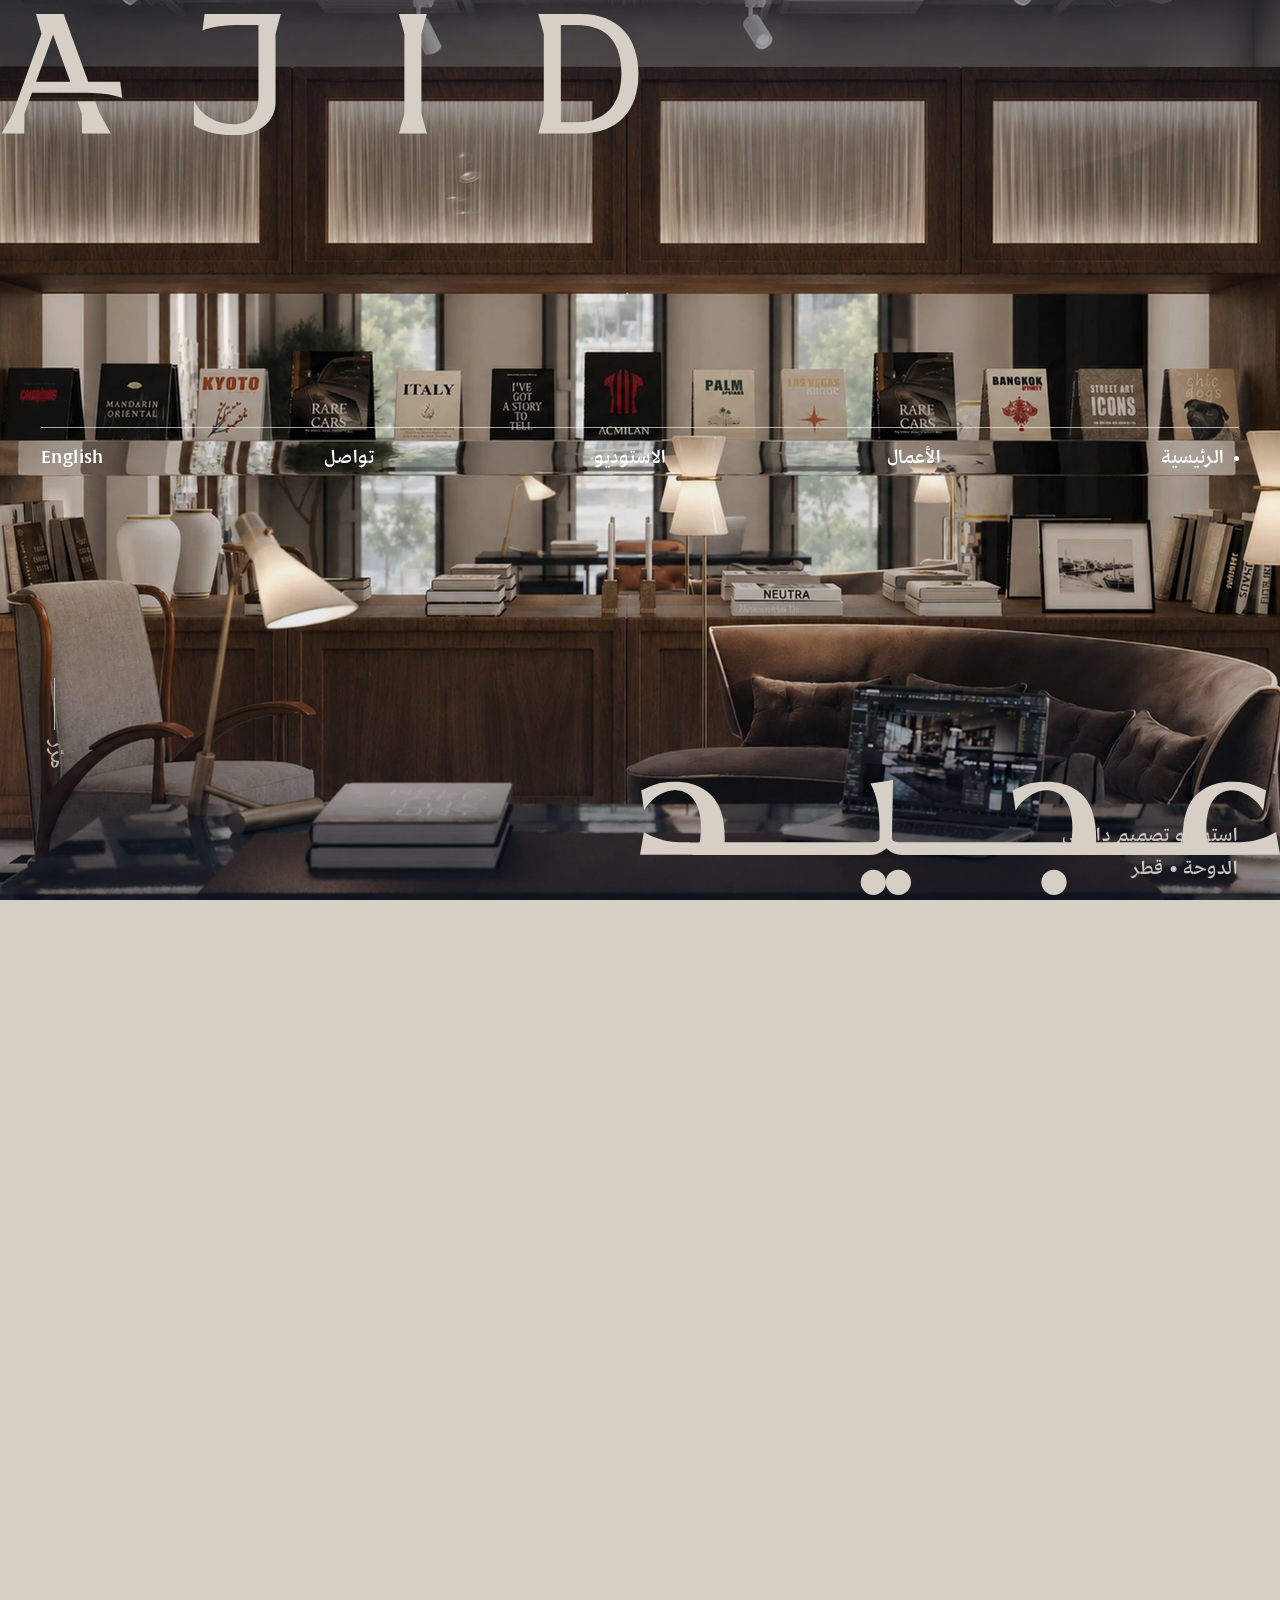
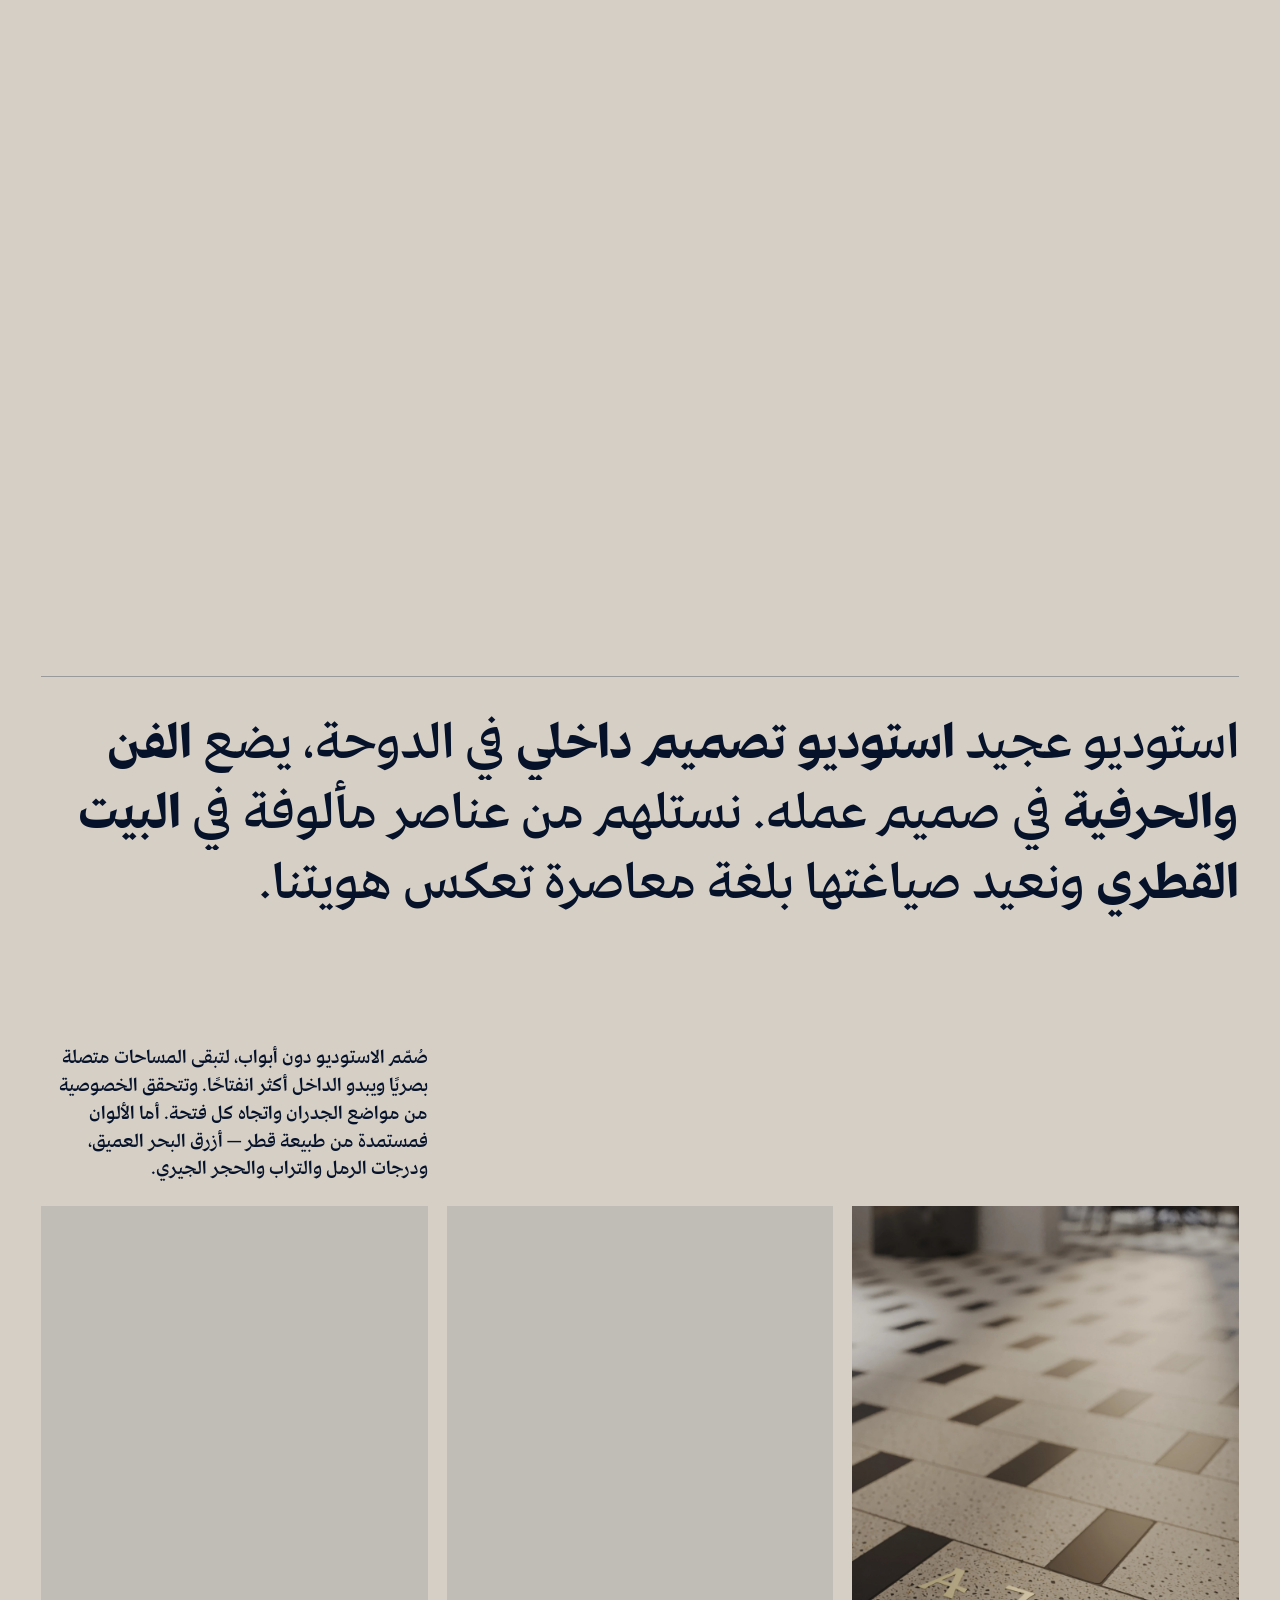
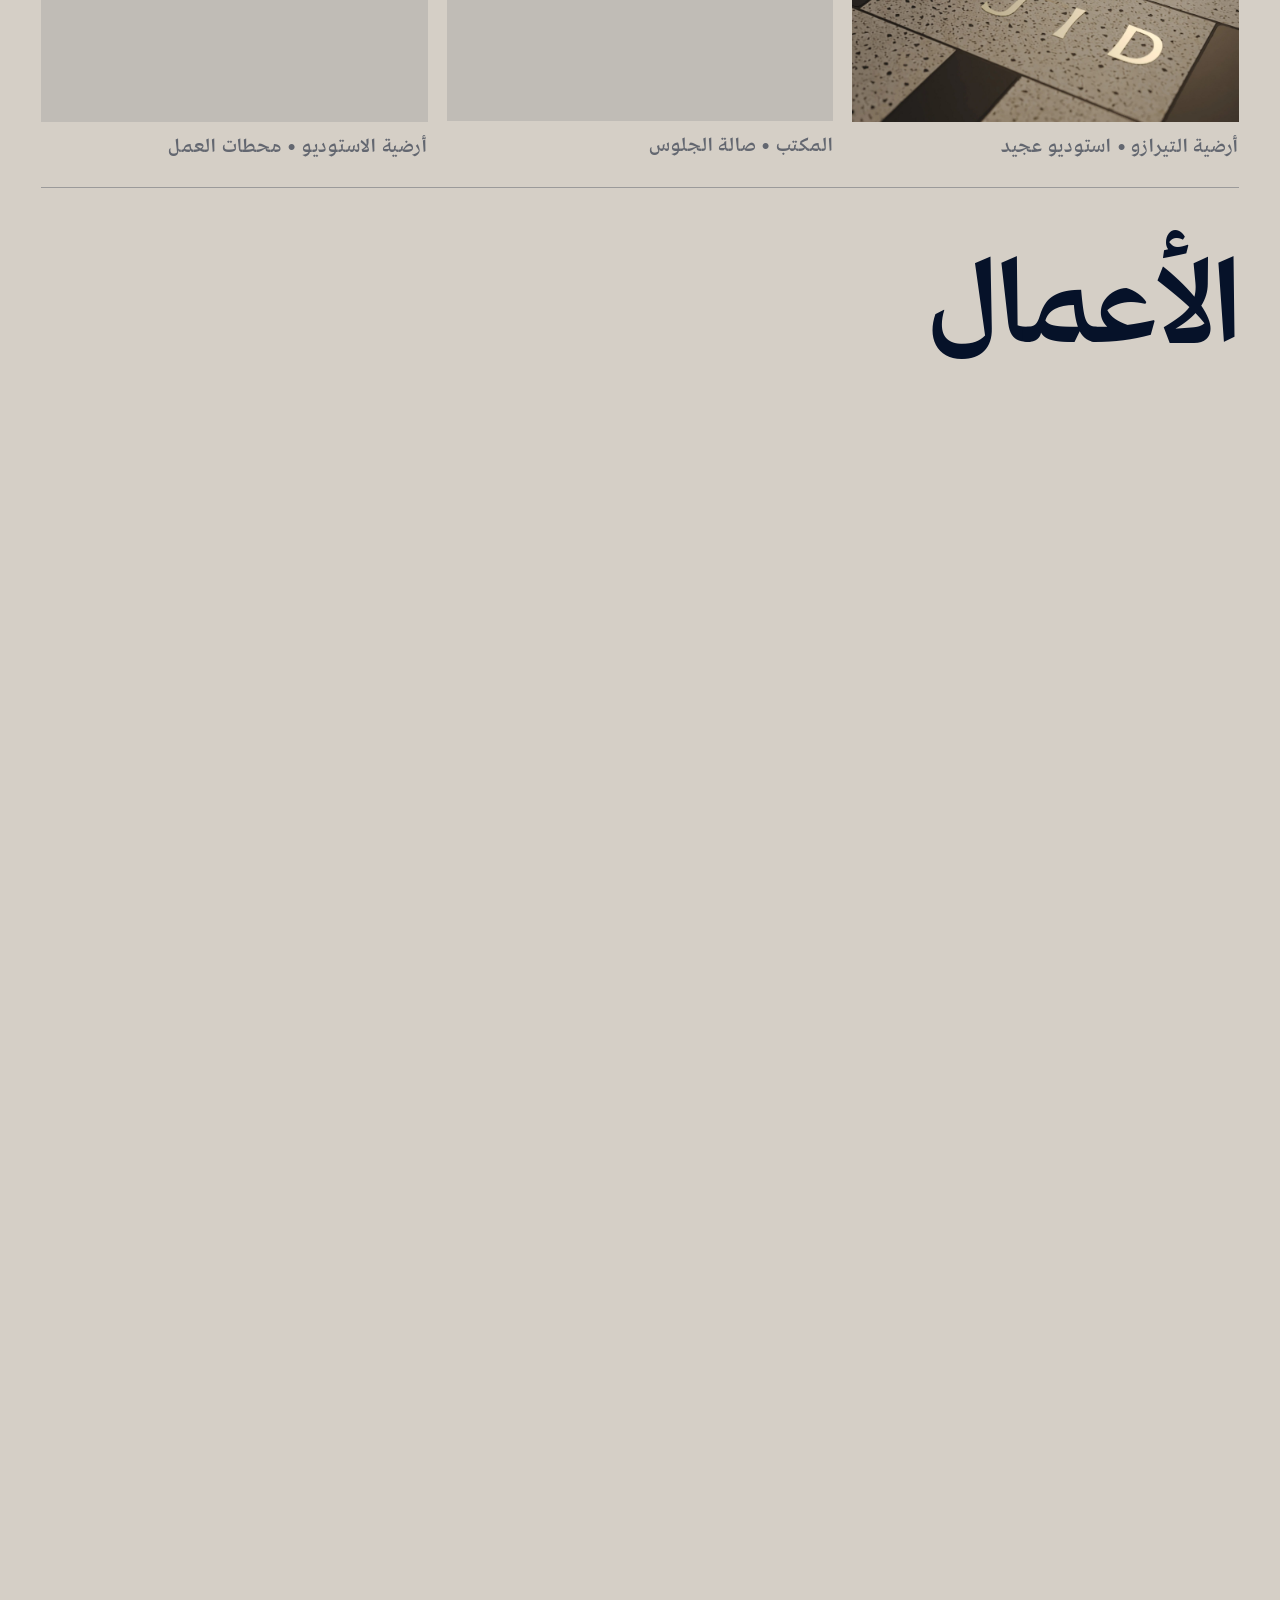
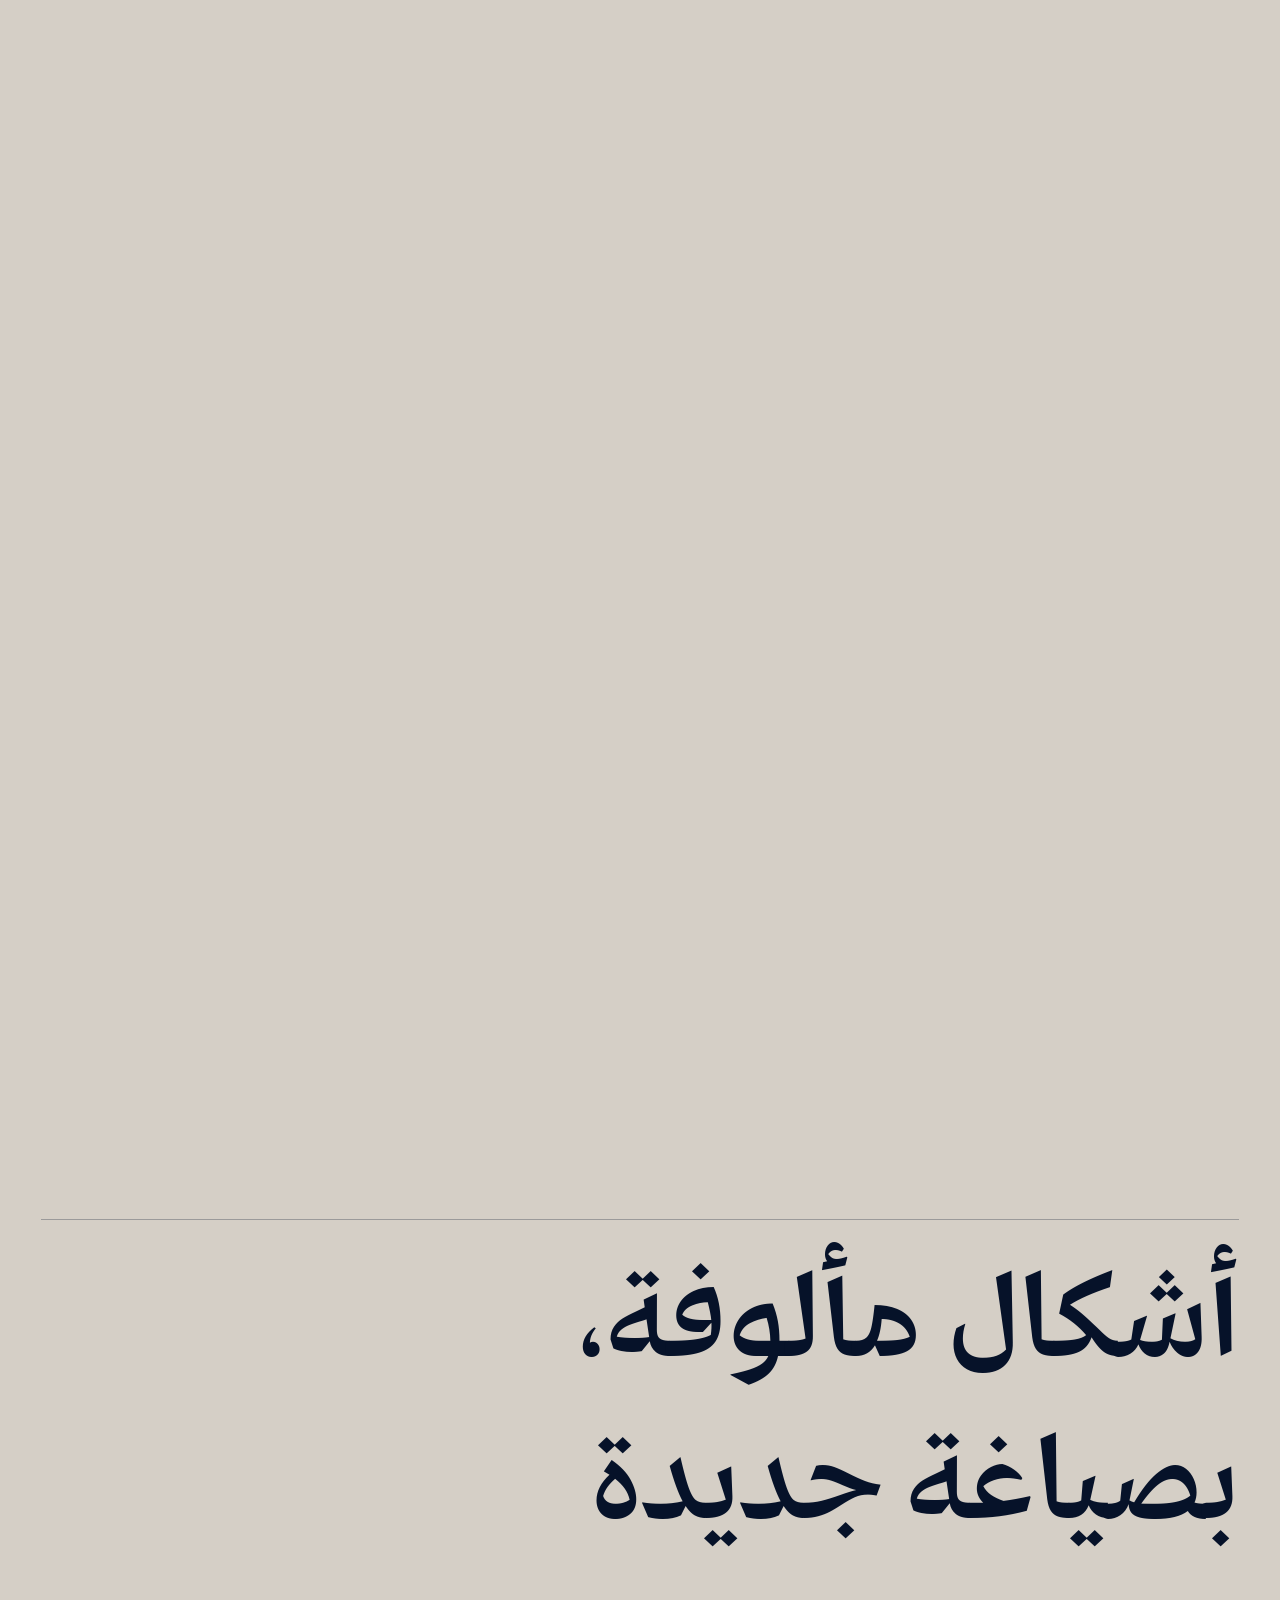
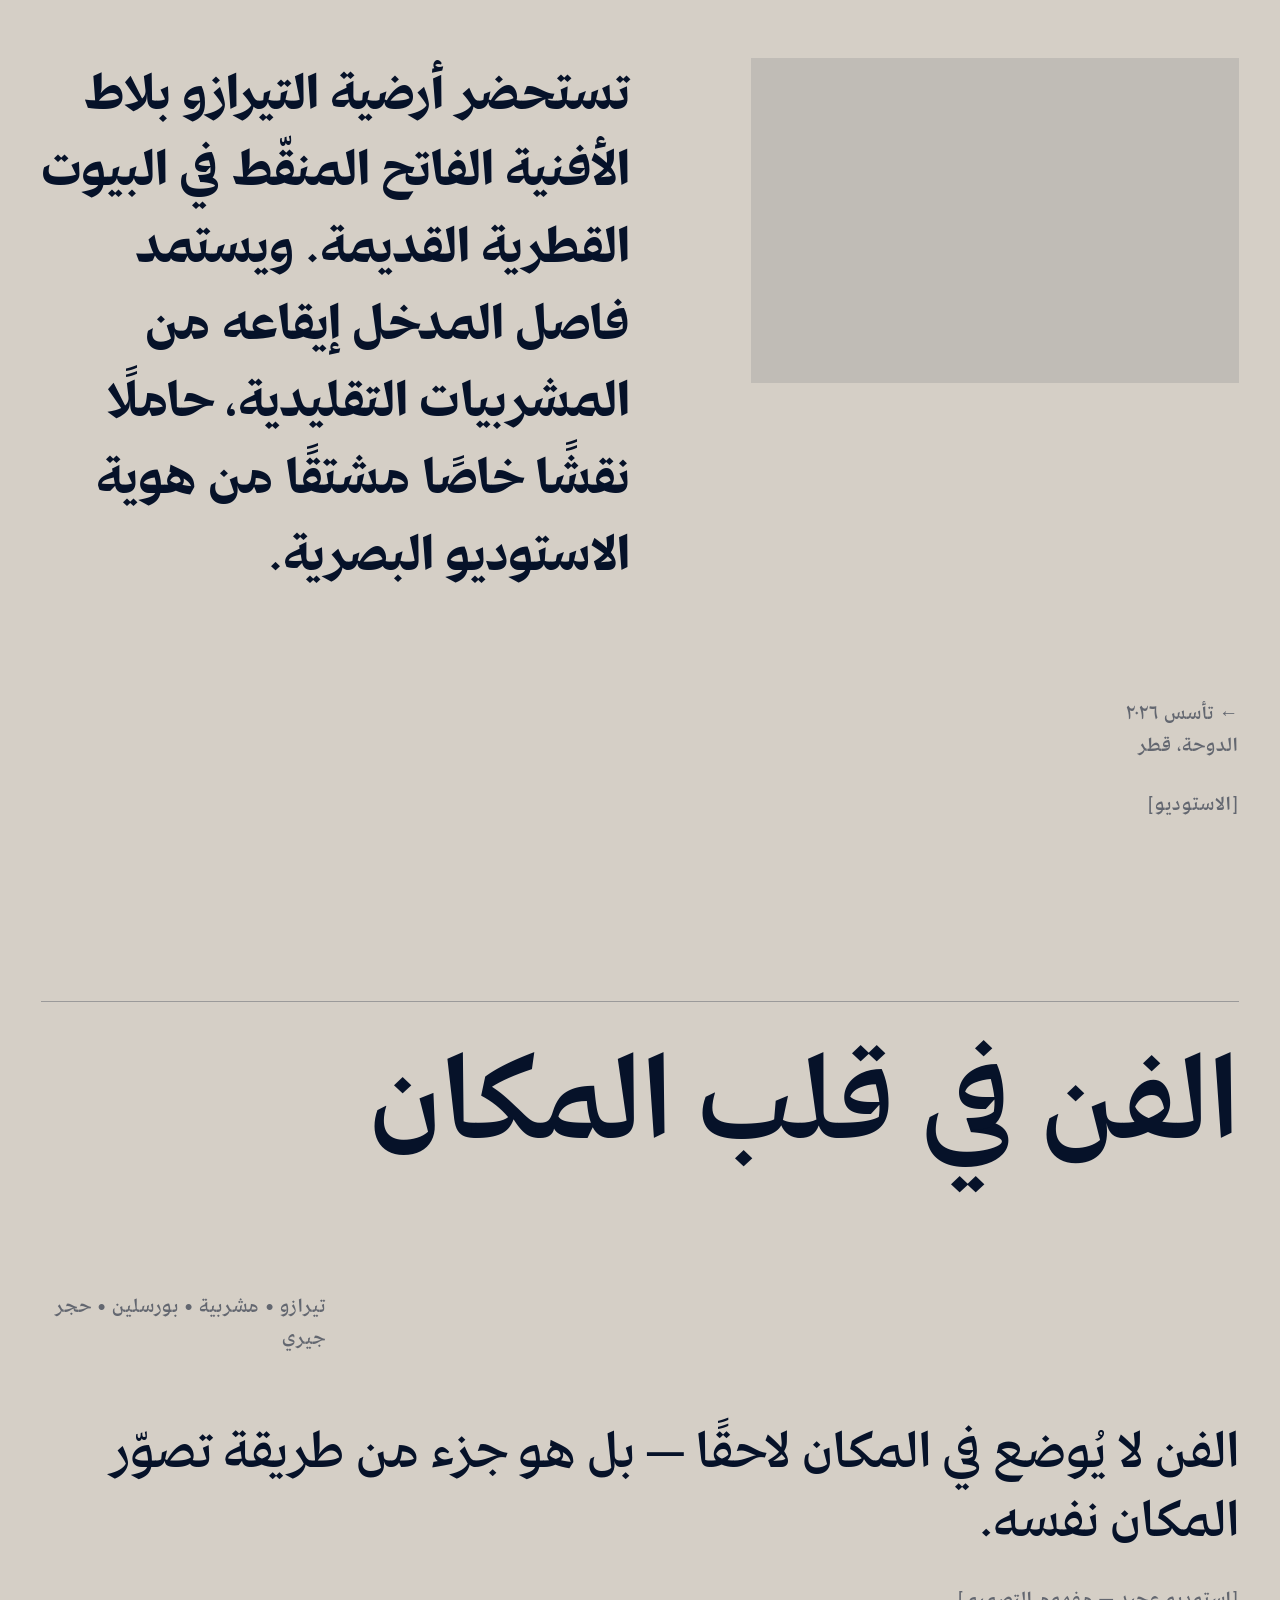
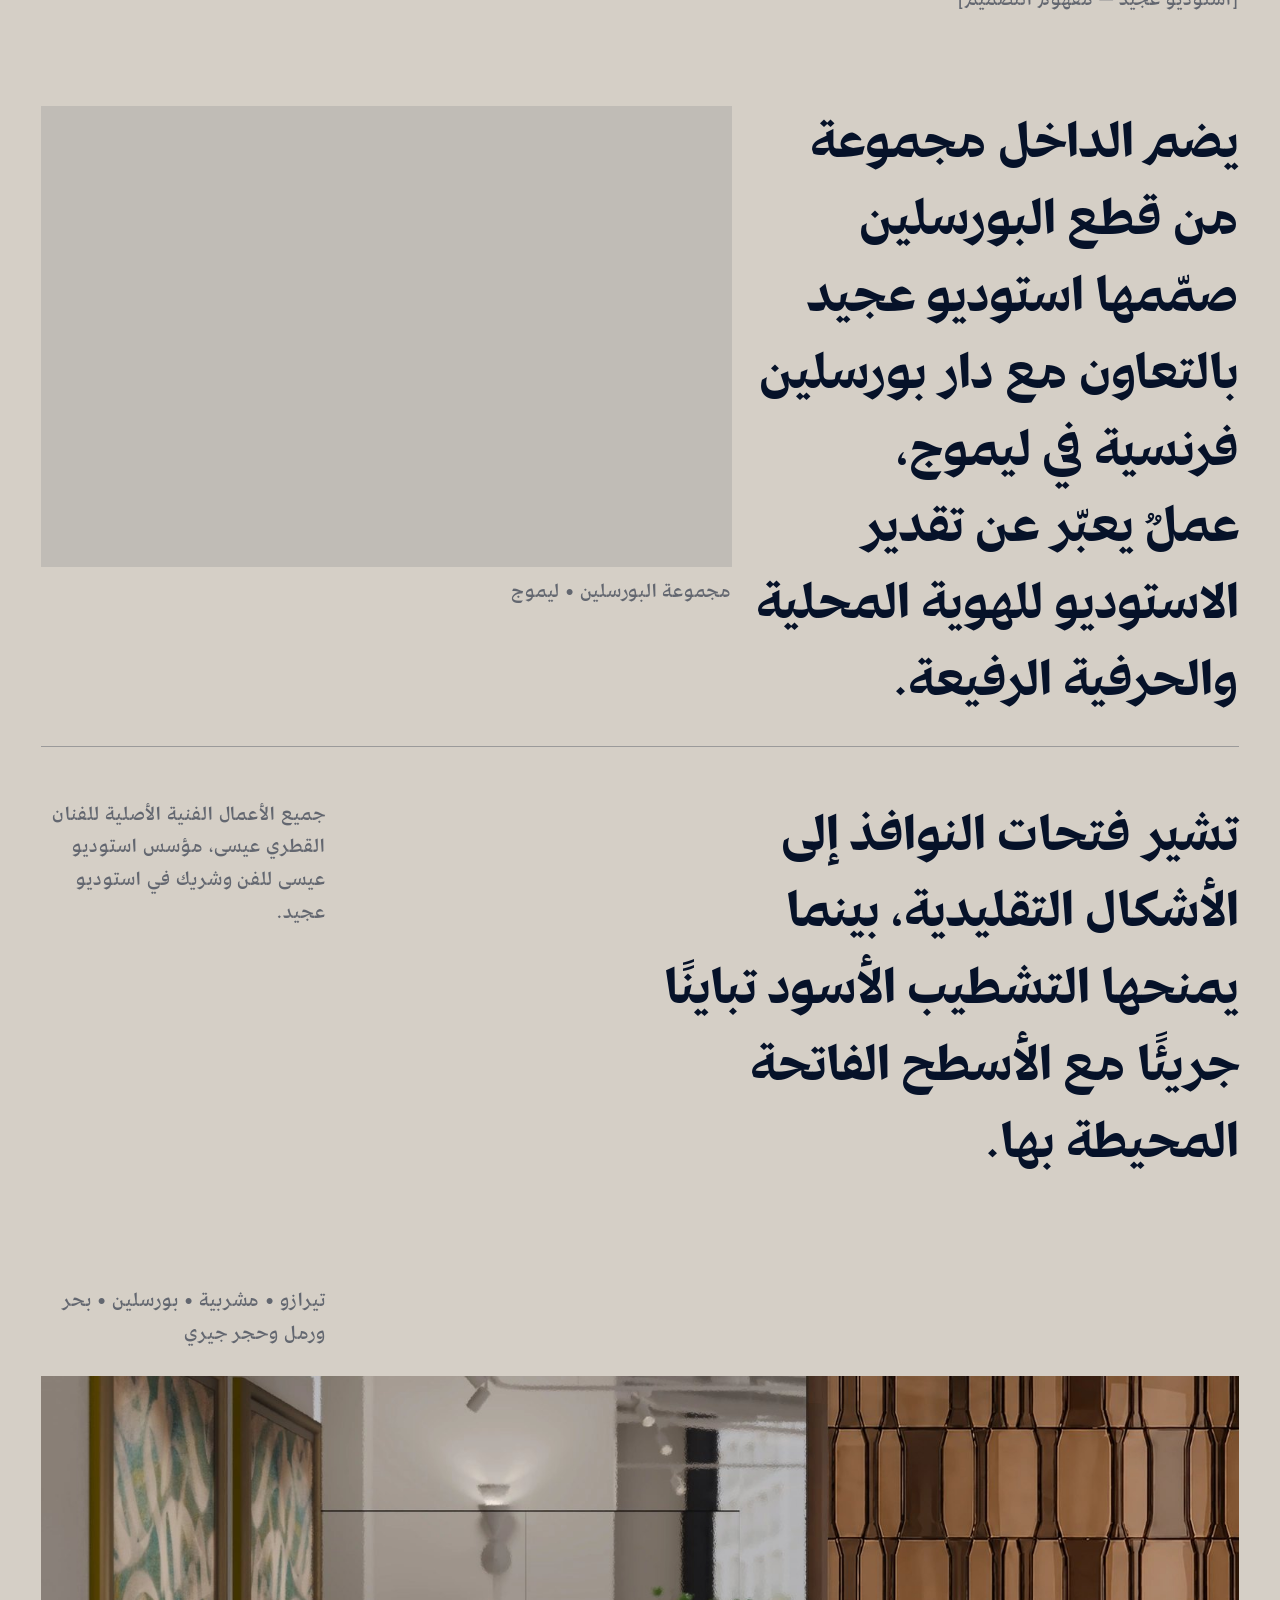
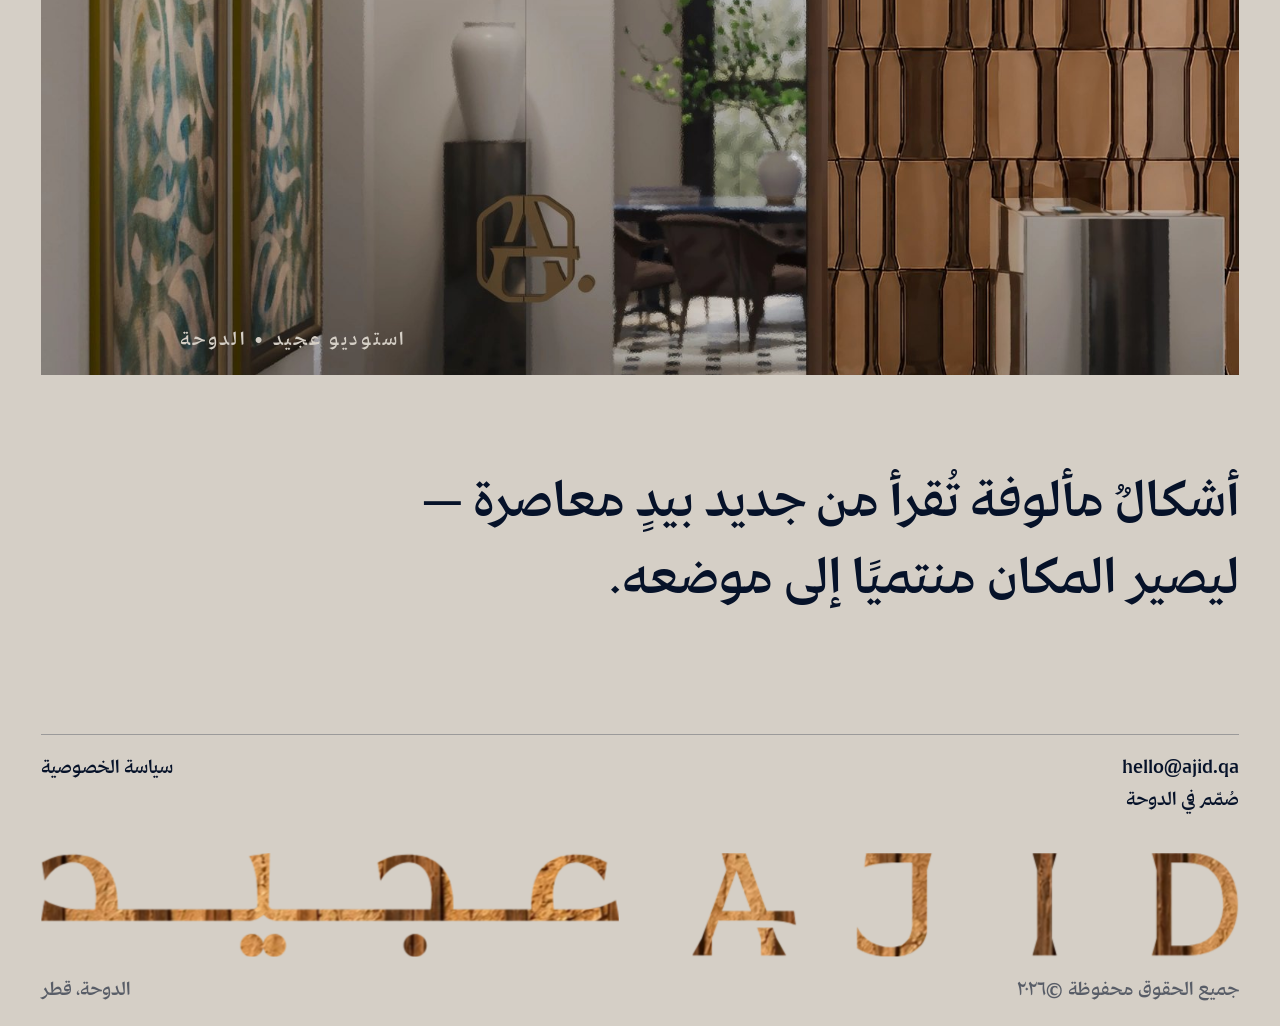
<file: ar/index.html>
<!doctype html>
<html lang="ar" dir="rtl">
<head>
<meta charset="utf-8">
<meta name="viewport" content="width=device-width,initial-scale=1,viewport-fit=cover">
<title>استوديو عجيد — استوديو تصميم داخلي، الدوحة</title>
<meta name="description" content="استوديو عجيد استوديو تصميم داخلي في الدوحة يضع الفن والحرفية في صميم عمله — عناصر مألوفة من البيت القطري تُعاد صياغتها بلغة معاصرة.">
<meta name="theme-color" content="#d5cfc6">
<meta name="robots" content="noindex,nofollow">
<link rel="canonical" href="../ar/">
<link rel="alternate" hreflang="en" href="../">
<link rel="alternate" hreflang="ar" href="../ar/">

<link rel="preload" as="font" type="font/woff2" href="../assets/fonts/HayyakumAllah-Light.woff2" crossorigin>
<link rel="preload" as="font" type="font/woff2" href="../assets/fonts/HayyakumAllah-Medium.woff2" crossorigin>
<link rel="preload" as="image" href="../assets/img/hero-1.jpg" fetchpriority="high">
<link rel="stylesheet" href="../css/main.css?v=30394e59">
<style id="theme">:root{--bg:#d5cfc6;--ink:#061229;--heading:#061229;--accent:#582c00;--invert-bg:#061229;--invert-fg:#d5cfc6;--hero-ink:#d5cfc6;--hero-nav-ink:#ffffff;--fs-nav:var(--fs-sm)}</style>
<link rel="icon" href="../assets/logo/favicon.svg" type="image/svg+xml">

<meta property="og:title" content="استوديو عجيد — استوديو تصميم داخلي، الدوحة">
<meta property="og:description" content="الفن والحرفية والهوية المحلية، بصياغة معاصرة لفراغات قطرية.">
<meta property="og:type" content="website">
<script>
document.documentElement.classList.add('js');
/* live theme overrides from the admin panel, applied before first paint */
try{var o=JSON.parse(localStorage.getItem('ajid.theme')||'null');
if(o)for(var k in o)document.documentElement.style.setProperty(k,o[k]);}catch(e){}
</script>
</head>
<body data-lang="ar">

<div id="loader">
  <div class="mark"><svg viewBox="330 340 400 400" aria-hidden="true"><path d="M661.21,572.15l-4.37-34.92h-10.9v-68.53c0-15.12-7.41-29.29-19.81-37.93l-48.87-34.01c-7.78-5.42-16.91-8.28-26.4-8.28h-80.17c-9.46,0-18.56,2.85-26.34,8.24l-49,33.99c-12.44,8.63-19.87,22.83-19.87,37.97v142.6c0,15.12,7.41,29.29,19.81,37.93l48.87,34.01c7.78,5.42,16.91,8.28,26.4,8.28h80.18c9.45,0,18.55-2.84,26.32-8.23l48.99-33.95c12.45-8.63,19.89-22.83,19.89-37.98v-43.91c4.68,1.12,9.21,2.41,13.37,3.96.63.24,1.27.48,1.9.74ZM568.52,409.32l48.87,34.01c8.3,5.77,13.25,15.26,13.25,25.37v68.53h-47.19l-48.45-133.45h15.86c6.35,0,12.45,1.92,17.66,5.54ZM390.77,611.29v-142.6c0-10.13,4.97-19.63,13.29-25.4l49-33.99c5.2-3.61,11.3-5.51,17.62-5.51h2.57c9.87,17.56,5.86,41.59-.51,62.02l-.14.38c-.02.07-.04.15-.07.22l-7.69,21.22c-3.79,10.47-7.58,20.95-11.36,31.42h25.32l29.74-82.37,36.31,100.58c-20.89.04-41.82.09-62.73.13v.04h-70.99c2.49,2.12,4.52,4.39,6.25,6.73,17.28,23.95,2.64,62.8-8.83,85.76l-3.97,7.16-.57-.4c-8.3-5.77-13.25-15.26-13.25-25.37ZM630.64,611.35c0,7.67-2.86,14.97-7.86,20.57l-14.58-26.89v.37l-9.5-26.15h-38.59l9.18,25.78.28,54.74c-.09-.02-.19-.08-.27-.1,1.06,4.82-1.9,9.82-5.97,12.63-2.5,1.73-5.35,2.78-8.29,3.6-1.42.2-2.85.31-4.3.31h-78.51c-8.11-.62-15.86-4.99-20.53-11.65-2.3-3.28-3.82-7.08-4.53-11.02l.06-10.17c.15-.81.32-1.61.55-2.4-.2.31-.35.64-.54.96l.21-36.89,15.86-43.63c.09-.13.17-.24.28-.37,33.74.02,67.45-.44,101.17-.15,9.44.07,19.08.11,28.75.46,11.43.4,24.48,1.29,37.12,3.18v46.84Z"/>
  <path d="M682.88,620.54c-11.95,0-21.64,9.69-21.64,21.64s9.69,21.64,21.64,21.64,21.64-9.69,21.64-21.64-9.69-21.64-21.64-21.64Z"/></svg></div>
  <div class="bar" id="loaderBar"></div>
</div>
<script>
/* The curtain is position:fixed over the whole page. main.js normally lifts it,
   but if that script ever fails to run -- an unsupported feature on an older
   phone, a blocked request -- the visitor would be left staring at a blank
   page. This runs inline, independent of main.js, so that cannot happen. */
setTimeout(function(){var l=document.getElementById('loader');
  if(l&&l.className.indexOf('done')<0){
    l.className+=' done';
    /* If main.js failed to parse or execute, its reveal classes would leave
       most content clipped/transparent. Drop the JS enhancement class so the
       fully readable static layout becomes the fallback on older Safari. */
    document.documentElement.className=document.documentElement.className
      .replace(/(^|\s)js(?=\s|$)/g,' ').replace(/^\s+|\s+$/g,'');
  }
},4000);
</script>

<!-- navigation lives in the hero only; no persistent masthead -->

<div id="drawer" aria-hidden="true">
  <nav class="items" aria-label="قائمة الجوال">
    <a href="#studio">الاستوديو</a>
    <a href="#work">الأعمال</a>
    <a href="#collections">المجموعات</a>
    <a href="#contact">تواصل</a>
    <a href="../" lang="en">English</a>
  </nav>
  <div class="meta"><span>الدوحة، قطر</span><span>تأسس ٢٠٢٦</span></div>
</div>

<main>

<!-- ============================ HERO ============================ -->
<section class="hero" id="hero">
  <div class="hero__sticky">

    <div class="hero__media">
      <div class="hero__scaler" id="heroScaler">
        <canvas class="hero__canvas" id="heroCanvas"></canvas>
      </div>
      <div class="hero__veil"></div>
    </div>

    <div class="hero__ui">

      <!-- English wordmark, top -->
      <div class="px">
        <h1 class="hero__mark hero__mark--lat" id="markLat">
          <span class="sr-only">عجيد — استوديو تصميم داخلي</span>
          <svg viewBox="182.44 472.22 715.08 135.55" role="presentation" aria-hidden="true">
            <path class="ltr" style="--i:0" d="M316.74,547.83h-35.74l-27.44-75.6h-30.88l6.11,22.11-15.85,43.8-3.51,9.69-12.86,35.53-12.39,22.32h25.35l.19-22.32,8.39-23.06h1.49c17.26,0,34.49-.24,51.73-.08,4.98.03,10.06.06,15.16.24,10.9.38,21.86,1.54,31.96,5.31.19.06.36.14.56.22l-2.27-18.16ZM251.09,547.83s.05.05.08.08h-28.49l.03-.08,19.04-52.73,19,52.65.03.08h-9.69ZM293.98,583.57l-4.95-13.66h-20.16l4.84,13.59.19,22.18h32.47l-12.39-22.32v.21Z"/>
            <path class="ltr" style="--i:1" d="M408.71,490.53c9.91-4,26.69-5.91,42.13-5.91h20.4v79.69c0,16.96-7.63,31.07-28.21,31.07-19.25,0-36.79-10.87-43.85-26.5v27.26c10.29,7.43,27.64,11.63,43.85,11.63,34.31,0,47.28-20.21,47.28-36.41v-77.01l5.91-22.11h-85.21l-2.29,18.3Z"/>
            <polygon class="ltr" style="--i:2" points="659.41 472.23 628.15 472.23 634.25 494.35 634.25 583.37 628.15 605.67 659.41 605.67 653.31 583.37 653.31 494.35 659.41 472.23"/>
            <path class="ltr" style="--i:3" d="M831.2,472.23h-47.28l6.1,22.11v89.02l-6.1,22.3h47.28c43.08,0,64.62-26.69,64.62-66.72s-22.3-66.72-64.62-66.72ZM826.05,593.28h-16.97v-108.66h16.97c38.89,0,50.71,24.21,50.71,54.33s-14.11,54.33-50.71,54.33Z"/>
          </svg>
        </h1>
      </div>

      <!-- centre rule + utility row -->
      <div class="hero__mid">
        <div class="rule reveal-fade" data-reveal></div>
        <nav class="hero__nav" aria-label="التنقل الرئيسي">
          <span class="is-here desktop-only">الرئيسية</span>
          <button class="hero-menu hero__menu-only" id="heroMenu" aria-controls="drawer" aria-expanded="false">القائمة</button>
          <a class="desktop-only" href="#work">الأعمال</a>
          <a class="desktop-only" href="#studio">الاستوديو</a>
          <a class="desktop-only" href="#contact">تواصل</a>
          <a href="../" lang="en" hreflang="en">English</a>
        </nav>
      </div>

      <!-- Arabic wordmark, bottom. The scroll cue sits ABOVE the wordmark on
           its own row so the two can never sit on top of one another. -->
      <div class="px hero__bottom">
        <span class="scrollcue" aria-hidden="true">مرّر</span>

        <div class="hero__mark hero__mark--ar" id="markAr">
          <svg viewBox="182.44 475.77 715.08 128.46" role="presentation" aria-hidden="true">
            <path class="ar-body" d="M871.49,559.48l-36.64-.05h62.67l-2.47-14.01-2-11.41c-11.45,6.57-23.51,10.71-38.88,11.41h-37.16c-.28,0-.47-.42-.61-1.07-.14-.84-.23-1.72-.37-2.61v-.42c-1.35-11.64-1.26-23.8,2.7-34.83,2.33-6.47,6.43-12.48,12.29-15.97,13.41-7.91,29.24-.98,39.53,8.94.05,0,.05.05.05.05,1.02.98,2,2,2.93,3.07,1.96,2.23,3.59,4.7,5.22,7.45l.6-4.19,1.54-10.99,1.12-7.26c-5.41-2.86-11.29-5.59-18.1-7.66-1-.22-2.64-.59-3.64-.81-11.22-1.68-22.86-2.1-33.95.75-14.53,3.72-26.45,13.31-32.08,27.33-2.1,5.31-3.59,11.27-4.47,17.74-.93,6.47-1.26,13.27-1.02,20.49h-96.71c.23-7.22-.09-14.01-1.02-20.49-.84-6.47-2.37-12.43-4.47-17.74-5.63-14.02-17.55-23.61-32.08-27.33-11.08-2.84-22.72-2.42-33.95-.75-1,.22-2.64.59-3.64.81-6.81,2.07-12.69,4.8-18.1,7.66l1.12,7.26,1.54,10.99.6,4.19c1.63-2.75,3.26-5.22,5.22-7.45.93-1.07,1.91-2.1,2.93-3.07t.05-.05c10.24-9.92,26.12-16.85,39.53-8.94,5.87,3.49,9.92,9.5,12.29,15.97,3.96,11.03,4.05,23.19,2.75,34.83,0,.19-.05.28-.05.42-.14.89-.23,1.77-.33,2.61-.19.65-.37,1.07-.65,1.07h-93.69s.01-.07.01-.11c-.07.07-.13.11-.21.11h-14.82c.08,0,.16,0,.24,0h-83.69c-1.96,0-3.73-.42-5.31-1.16-1.44-.7-2.23-1.82-2.33-3.49-.05-.14-.05-.28-.05-.42l1.26-64.58-25.24,4.05c7.12,12.62,10.1,29.52,10.1,47.3v14.3c0,.74-.28,1.35-.84,1.81-.56.51-1.3.98-2.28,1.26-.93.37-1.96.61-3.12.7-1.12.19-2.28.23-3.4.23h-163.38c.23-7.22-.09-14.01-1.03-20.49-.88-6.47-2.37-12.43-4.52-17.74-5.63-14.02-17.51-23.61-32.08-27.33-11.04-2.84-22.68-2.42-33.9-.75-.99.22-2.62.58-3.61.8-6.86,2.07-12.71,4.81-18.13,7.67l1.12,7.26,1.54,10.99.56,3.87c1.54-2.61,3.17-4.98,5.03-7.13,3.26-3.87,6.89-7.03,10.71-9.5,3.82-2.47,7.87-4.19,12.01-5.12,1.86-.47,3.73-.75,5.54-.84.28,0,.6,0,.88-.05h.93c.33,0,.61,0,.93.05,3.96.14,7.96,1.17,11.73,3.4,5.87,3.49,9.96,9.5,12.29,15.97,3.96,11.03,4.05,23.19,2.7,34.83,0,.19-.05.28-.05.42-.09.89-.19,1.77-.33,2.61-.09.47-.23.79-.37.98,0,.05-.05.09-.05.19h-9.83c-1.72,0-3.45,0-5.17-.09h-8.15c-10.57-.47-19.56-2.56-27.84-5.96-3.82-1.53-7.45-3.35-11.08-5.45l-2,11.41-2.42,14.01h58.95v.05h198.33c4.87,0,9.62-1.48,13.66-4.2,1.65-1.12,3.18-2.23,4.37-3.34.35.42.74.84,1.17,1.26,4.31,4.2,10.27,6.29,16.3,6.29h63.8-9.44s32.9.01,32.9.01h0s308.96-.01,308.96-.01Z"/>
            <path class="ar-dot" style="--i:0" d="M645.02,575.99c-7.8,0-14.12,6.32-14.12,14.12s6.32,14.12,14.12,14.12,14.12-6.32,14.12-14.12-6.32-14.12-14.12-14.12Z"/>
            <path class="ar-dot" style="--i:1" d="M471.09,575.99c-7.8,0-14.12,6.32-14.12,14.12s6.32,14.12,14.12,14.12,14.12-6.32,14.12-14.12-6.32-14.12-14.12-14.12Z"/>
            <path class="ar-dot" style="--i:2" d="M443.17,575.99c-7.8,0-14.12,6.32-14.12,14.12s6.32,14.12,14.12,14.12,14.12-6.32,14.12-14.12-6.32-14.12-14.12-14.12Z"/>
          </svg>
        </div>

        <div class="hero__foot">
          <p class="hero__tag reveal-up" data-reveal>استوديو تصميم داخلي<br>الدوحة • قطر</p>
        </div>
      </div>

    </div>
  </div>
</section>

<!-- ===================== S1 · opening statement ===================== -->
<section class="px pt-6" id="studio">
  <div class="divider reveal-divider" data-reveal></div>
  <p class="para-lg mt-8" data-split="lines" data-reveal>استوديو عجيد <strong>استوديو تصميم داخلي</strong> في الدوحة، يضع <strong>الفن والحرفية</strong> في صميم عمله. نستلهم من عناصر مألوفة في <strong>البيت القطري</strong> ونعيد صياغتها بلغة معاصرة تعكس هويتنا.</p>
</section>

<!-- ===================== S2 · intro note + image row ===================== -->
<section class="px pt-45">
  <div class="grid-default">
    <p class="c9-4 note note--bold reveal-up" data-reveal>صُمّم الاستوديو دون أبواب، لتبقى المساحات متصلة بصريًا ويبدو الداخل أكثر انفتاحًا. وتتحقق الخصوصية من مواضع الجدران واتجاه كل فتحة. أما الألوان فمستمدة من طبيعة قطر — أزرق البحر العميق، ودرجات الرمل والتراب والحجر الجيري.</p>
  </div>
  <div class="grid-default" style="margin-top:clamp(14px,1.7vw,28px)">
    <figure class="fig c-4" style="--ar:1400/1867"><span class="reveal-image" data-reveal><img src="../assets/img/feat-1.jpg" alt="حروف نحاسية مطعّمة في التيرازو" width="1400" height="1867" loading="eager" decoding="async"></span><figcaption>أرضية التيرازو • استوديو عجيد</figcaption></figure>
      <figure class="fig c-4" style="--ar:1206/1608"><span class="reveal-image" data-reveal><img src="../assets/img/feat-2.jpg" alt="أريكة منحنية بجوار مصباح أرضي" width="1206" height="1608" loading="eager" decoding="async"></span><figcaption>المكتب • صالة الجلوس</figcaption></figure>
      <figure class="fig c-4" style="--ar:1400/1867"><span class="reveal-image" data-reveal><img src="../assets/img/feat-3.jpg" alt="مكتب مشترك بشاشات ومصابيح" width="1400" height="1867" loading="eager" decoding="async"></span><figcaption>أرضية الاستوديو • محطات العمل</figcaption></figure>
  </div>
  <div class="divider reveal-divider mt-6" data-reveal></div>
</section>

<!-- ===================== S3 - work timeline ===================== -->
<section class="px" id="work">
  <div class="tl" data-reveal>
    <div class="tl__spine"></div>
    <span class="tl__tip" aria-hidden="true"><span class="tl__cube"><span class="tl__face"><svg viewBox="370 380 350 300"><path d="M661.21,572.15l-4.37-34.92h-10.9v-68.53c0-15.12-7.41-29.29-19.81-37.93l-48.87-34.01c-7.78-5.42-16.91-8.28-26.4-8.28h-80.17c-9.46,0-18.56,2.85-26.34,8.24l-49,33.99c-12.44,8.63-19.87,22.83-19.87,37.97v142.6c0,15.12,7.41,29.29,19.81,37.93l48.87,34.01c7.78,5.42,16.91,8.28,26.4,8.28h80.18c9.45,0,18.55-2.84,26.32-8.23l48.99-33.95c12.45-8.63,19.89-22.83,19.89-37.98v-43.91c4.68,1.12,9.21,2.41,13.37,3.96.63.24,1.27.48,1.9.74ZM568.52,409.32l48.87,34.01c8.3,5.77,13.25,15.26,13.25,25.37v68.53h-47.19l-48.45-133.45h15.86c6.35,0,12.45,1.92,17.66,5.54ZM390.77,611.29v-142.6c0-10.13,4.97-19.63,13.29-25.4l49-33.99c5.2-3.61,11.3-5.51,17.62-5.51h2.57c9.87,17.56,5.86,41.59-.51,62.02l-.14.38c-.02.07-.04.15-.07.22l-7.69,21.22c-3.79,10.47-7.58,20.95-11.36,31.42h25.32l29.74-82.37,36.31,100.58c-20.89.04-41.82.09-62.73.13v.04h-70.99c2.49,2.12,4.52,4.39,6.25,6.73,17.28,23.95,2.64,62.8-8.83,85.76l-3.97,7.16-.57-.4c-8.3-5.77-13.25-15.26-13.25-25.37ZM630.64,611.35c0,7.67-2.86,14.97-7.86,20.57l-14.58-26.89v.37l-9.5-26.15h-38.59l9.18,25.78.28,54.74c-.09-.02-.19-.08-.27-.1,1.06,4.82-1.9,9.82-5.97,12.63-2.5,1.73-5.35,2.78-8.29,3.6-1.42.2-2.85.31-4.3.31h-78.51c-8.11-.62-15.86-4.99-20.53-11.65-2.3-3.28-3.82-7.08-4.53-11.02l.06-10.17c.15-.81.32-1.61.55-2.4-.2.31-.35.64-.54.96l.21-36.89,15.86-43.63c.09-.13.17-.24.28-.37,33.74.02,67.45-.44,101.17-.15,9.44.07,19.08.11,28.75.46,11.43.4,24.48,1.29,37.12,3.18v46.84Z"/>
  <path d="M682.88,620.54c-11.95,0-21.64,9.69-21.64,21.64s9.69,21.64,21.64,21.64,21.64-9.69,21.64-21.64-9.69-21.64-21.64-21.64Z"/></svg></span><span class="tl__face"><svg viewBox="370 380 350 300"><path d="M661.21,572.15l-4.37-34.92h-10.9v-68.53c0-15.12-7.41-29.29-19.81-37.93l-48.87-34.01c-7.78-5.42-16.91-8.28-26.4-8.28h-80.17c-9.46,0-18.56,2.85-26.34,8.24l-49,33.99c-12.44,8.63-19.87,22.83-19.87,37.97v142.6c0,15.12,7.41,29.29,19.81,37.93l48.87,34.01c7.78,5.42,16.91,8.28,26.4,8.28h80.18c9.45,0,18.55-2.84,26.32-8.23l48.99-33.95c12.45-8.63,19.89-22.83,19.89-37.98v-43.91c4.68,1.12,9.21,2.41,13.37,3.96.63.24,1.27.48,1.9.74ZM568.52,409.32l48.87,34.01c8.3,5.77,13.25,15.26,13.25,25.37v68.53h-47.19l-48.45-133.45h15.86c6.35,0,12.45,1.92,17.66,5.54ZM390.77,611.29v-142.6c0-10.13,4.97-19.63,13.29-25.4l49-33.99c5.2-3.61,11.3-5.51,17.62-5.51h2.57c9.87,17.56,5.86,41.59-.51,62.02l-.14.38c-.02.07-.04.15-.07.22l-7.69,21.22c-3.79,10.47-7.58,20.95-11.36,31.42h25.32l29.74-82.37,36.31,100.58c-20.89.04-41.82.09-62.73.13v.04h-70.99c2.49,2.12,4.52,4.39,6.25,6.73,17.28,23.95,2.64,62.8-8.83,85.76l-3.97,7.16-.57-.4c-8.3-5.77-13.25-15.26-13.25-25.37ZM630.64,611.35c0,7.67-2.86,14.97-7.86,20.57l-14.58-26.89v.37l-9.5-26.15h-38.59l9.18,25.78.28,54.74c-.09-.02-.19-.08-.27-.1,1.06,4.82-1.9,9.82-5.97,12.63-2.5,1.73-5.35,2.78-8.29,3.6-1.42.2-2.85.31-4.3.31h-78.51c-8.11-.62-15.86-4.99-20.53-11.65-2.3-3.28-3.82-7.08-4.53-11.02l.06-10.17c.15-.81.32-1.61.55-2.4-.2.31-.35.64-.54.96l.21-36.89,15.86-43.63c.09-.13.17-.24.28-.37,33.74.02,67.45-.44,101.17-.15,9.44.07,19.08.11,28.75.46,11.43.4,24.48,1.29,37.12,3.18v46.84Z"/>
  <path d="M682.88,620.54c-11.95,0-21.64,9.69-21.64,21.64s9.69,21.64,21.64,21.64,21.64-9.69,21.64-21.64-9.69-21.64-21.64-21.64Z"/></svg></span><span class="tl__face"><svg viewBox="370 380 350 300"><path d="M661.21,572.15l-4.37-34.92h-10.9v-68.53c0-15.12-7.41-29.29-19.81-37.93l-48.87-34.01c-7.78-5.42-16.91-8.28-26.4-8.28h-80.17c-9.46,0-18.56,2.85-26.34,8.24l-49,33.99c-12.44,8.63-19.87,22.83-19.87,37.97v142.6c0,15.12,7.41,29.29,19.81,37.93l48.87,34.01c7.78,5.42,16.91,8.28,26.4,8.28h80.18c9.45,0,18.55-2.84,26.32-8.23l48.99-33.95c12.45-8.63,19.89-22.83,19.89-37.98v-43.91c4.68,1.12,9.21,2.41,13.37,3.96.63.24,1.27.48,1.9.74ZM568.52,409.32l48.87,34.01c8.3,5.77,13.25,15.26,13.25,25.37v68.53h-47.19l-48.45-133.45h15.86c6.35,0,12.45,1.92,17.66,5.54ZM390.77,611.29v-142.6c0-10.13,4.97-19.63,13.29-25.4l49-33.99c5.2-3.61,11.3-5.51,17.62-5.51h2.57c9.87,17.56,5.86,41.59-.51,62.02l-.14.38c-.02.07-.04.15-.07.22l-7.69,21.22c-3.79,10.47-7.58,20.95-11.36,31.42h25.32l29.74-82.37,36.31,100.58c-20.89.04-41.82.09-62.73.13v.04h-70.99c2.49,2.12,4.52,4.39,6.25,6.73,17.28,23.95,2.64,62.8-8.83,85.76l-3.97,7.16-.57-.4c-8.3-5.77-13.25-15.26-13.25-25.37ZM630.64,611.35c0,7.67-2.86,14.97-7.86,20.57l-14.58-26.89v.37l-9.5-26.15h-38.59l9.18,25.78.28,54.74c-.09-.02-.19-.08-.27-.1,1.06,4.82-1.9,9.82-5.97,12.63-2.5,1.73-5.35,2.78-8.29,3.6-1.42.2-2.85.31-4.3.31h-78.51c-8.11-.62-15.86-4.99-20.53-11.65-2.3-3.28-3.82-7.08-4.53-11.02l.06-10.17c.15-.81.32-1.61.55-2.4-.2.31-.35.64-.54.96l.21-36.89,15.86-43.63c.09-.13.17-.24.28-.37,33.74.02,67.45-.44,101.17-.15,9.44.07,19.08.11,28.75.46,11.43.4,24.48,1.29,37.12,3.18v46.84Z"/>
  <path d="M682.88,620.54c-11.95,0-21.64,9.69-21.64,21.64s9.69,21.64,21.64,21.64,21.64-9.69,21.64-21.64-9.69-21.64-21.64-21.64Z"/></svg></span><span class="tl__face"><svg viewBox="370 380 350 300"><path d="M661.21,572.15l-4.37-34.92h-10.9v-68.53c0-15.12-7.41-29.29-19.81-37.93l-48.87-34.01c-7.78-5.42-16.91-8.28-26.4-8.28h-80.17c-9.46,0-18.56,2.85-26.34,8.24l-49,33.99c-12.44,8.63-19.87,22.83-19.87,37.97v142.6c0,15.12,7.41,29.29,19.81,37.93l48.87,34.01c7.78,5.42,16.91,8.28,26.4,8.28h80.18c9.45,0,18.55-2.84,26.32-8.23l48.99-33.95c12.45-8.63,19.89-22.83,19.89-37.98v-43.91c4.68,1.12,9.21,2.41,13.37,3.96.63.24,1.27.48,1.9.74ZM568.52,409.32l48.87,34.01c8.3,5.77,13.25,15.26,13.25,25.37v68.53h-47.19l-48.45-133.45h15.86c6.35,0,12.45,1.92,17.66,5.54ZM390.77,611.29v-142.6c0-10.13,4.97-19.63,13.29-25.4l49-33.99c5.2-3.61,11.3-5.51,17.62-5.51h2.57c9.87,17.56,5.86,41.59-.51,62.02l-.14.38c-.02.07-.04.15-.07.22l-7.69,21.22c-3.79,10.47-7.58,20.95-11.36,31.42h25.32l29.74-82.37,36.31,100.58c-20.89.04-41.82.09-62.73.13v.04h-70.99c2.49,2.12,4.52,4.39,6.25,6.73,17.28,23.95,2.64,62.8-8.83,85.76l-3.97,7.16-.57-.4c-8.3-5.77-13.25-15.26-13.25-25.37ZM630.64,611.35c0,7.67-2.86,14.97-7.86,20.57l-14.58-26.89v.37l-9.5-26.15h-38.59l9.18,25.78.28,54.74c-.09-.02-.19-.08-.27-.1,1.06,4.82-1.9,9.82-5.97,12.63-2.5,1.73-5.35,2.78-8.29,3.6-1.42.2-2.85.31-4.3.31h-78.51c-8.11-.62-15.86-4.99-20.53-11.65-2.3-3.28-3.82-7.08-4.53-11.02l.06-10.17c.15-.81.32-1.61.55-2.4-.2.31-.35.64-.54.96l.21-36.89,15.86-43.63c.09-.13.17-.24.28-.37,33.74.02,67.45-.44,101.17-.15,9.44.07,19.08.11,28.75.46,11.43.4,24.48,1.29,37.12,3.18v46.84Z"/>
  <path d="M682.88,620.54c-11.95,0-21.64,9.69-21.64,21.64s9.69,21.64,21.64,21.64,21.64-9.69,21.64-21.64-9.69-21.64-21.64-21.64Z"/></svg></span></span></span>
    <h2 class="tl__title" data-split="words" data-reveal>الأعمال</h2>
    <div class="tl__entry" data-reveal><span class="tl__dot" aria-hidden="true"></span><a class="tl__item tl__item--l" href="#" data-img="../assets/img/work-01.jpg" style="--col:1/span 5;--ar:4/3;--labw:270%"><span class="tl__fig"><img src="../assets/img/work-01.jpg" alt="صالة الجلوس" loading="eager" decoding="async"></span><span class="tl__label"><span class="tl__name">صالة الجلوس</span></span></a></div>
      <div class="tl__entry" data-reveal><span class="tl__dot" aria-hidden="true"></span><a class="tl__item tl__item--r" href="#" data-img="../assets/img/work-02.jpg" style="--col:6/span 11;--ar:3/4;--labw:50%"><span class="tl__fig"><img src="../assets/img/work-02.jpg" alt="المكتب" loading="eager" decoding="async"></span><span class="tl__label"><span class="tl__name">المكتب</span></span></a></div>
      <div class="tl__entry" data-reveal><span class="tl__dot" aria-hidden="true"></span><a class="tl__item tl__item--r" href="#" data-img="../assets/img/work-03.jpg" style="--col:5/span 8;--ar:16/9;--labw:100%"><span class="tl__fig"><img src="../assets/img/work-03.jpg" alt="تفصيل" loading="eager" decoding="async"></span><span class="tl__label"><span class="tl__name">تفصيل</span></span></a></div>
      <div class="tl__entry" data-reveal><span class="tl__dot" aria-hidden="true"></span><a class="tl__item tl__item--r" href="#" data-img="../assets/img/work-04.jpg" style="--col:10/span 5;--ar:3/4;--labw:50%"><span class="tl__fig"><img src="../assets/img/work-04.jpg" alt="محطات العمل" loading="eager" decoding="async"></span><span class="tl__label"><span class="tl__name">محطات العمل</span></span></a></div>
      <div class="tl__entry" data-reveal><span class="tl__dot" aria-hidden="true"></span><a class="tl__item tl__item--r" href="#" data-img="../assets/img/work-05.jpg" style="--col:1/span 10;--ar:16/10;--labw:110%"><span class="tl__fig"><img src="../assets/img/work-05.jpg" alt="المكتب" loading="eager" decoding="async"></span><span class="tl__label"><span class="tl__name">المكتب</span></span></a></div>
      <div class="tl__entry" data-reveal><span class="tl__dot" aria-hidden="true"></span><a class="tl__item tl__item--r" href="#" data-img="../assets/img/work-06.jpg" style="--col:7/span 9;--ar:3/4;--labw:61%"><span class="tl__fig"><img src="../assets/img/work-06.jpg" alt="الطاولة" loading="eager" decoding="async"></span><span class="tl__label"><span class="tl__name">الطاولة</span></span></a></div>
      <div class="tl__entry" data-reveal><span class="tl__dot" aria-hidden="true"></span><a class="tl__item tl__item--l" href="#" data-img="../assets/img/work-07.jpg" style="--col:2/span 6;--ar:3/4;--labw:200%"><span class="tl__fig"><img src="../assets/img/work-07.jpg" alt="البورسلين" loading="eager" decoding="async"></span><span class="tl__label"><span class="tl__name">البورسلين</span></span></a></div>
      <div class="tl__entry" data-reveal><span class="tl__dot" aria-hidden="true"></span><a class="tl__item tl__item--r" href="#" data-img="../assets/img/work-08.jpg" style="--col:9/span 8;--ar:3/4;--labw:50%"><span class="tl__fig"><img src="../assets/img/work-08.jpg" alt="الشاشة" loading="eager" decoding="async"></span><span class="tl__label"><span class="tl__name">الشاشة</span></span></a></div>
      <div class="tl__entry" data-reveal><span class="tl__dot" aria-hidden="true"></span><a class="tl__item tl__item--r" href="#" data-img="../assets/img/work-09.jpg" style="--col:3/span 9;--ar:3/4;--labw:106%"><span class="tl__fig"><img src="../assets/img/work-09.jpg" alt="تفصيل" loading="eager" decoding="async"></span><span class="tl__label"><span class="tl__name">تفصيل</span></span></a></div>
  </div>
  <div class="divider reveal-divider" data-reveal></div>
</section>

<!-- ===================== S4 · chapter one ===================== -->
<section class="px pt-6 pb-40">
  <h2 class="display mb-28" data-split="words" data-reveal>أشكال مألوفة،<br>بصياغة جديدة</h2>
  <div class="grid-default">
    <figure class="fig c1-5">
      <div class="reveal-image" data-reveal>
        <img src="../assets/img/feat-2.jpg" alt="" width="1600" height="1100" loading="eager" decoding="async">
      </div>
    </figure>
    <div class="c7-6">
      <p class="para-mid reveal-up" data-reveal>تستحضر أرضية التيرازو بلاط الأفنية الفاتح المنقّط في البيوت القطرية القديمة. ويستمد فاصل المدخل إيقاعه من المشربيات التقليدية، حاملًا نقشًا خاصًا مشتقًا من هوية الاستوديو البصرية.</p>
    </div>
    <div class="c1-4 mt-36">
      <p class="note--sm reveal-up" data-reveal>← تأسس ٢٠٢٦<br>الدوحة، قطر</p>
      <p class="note--sm mt-6 reveal-up" data-reveal><a href="#contact">[الاستوديو]</a></p>
    </div>
  </div>
</section>

<!-- ===================== S5 · chapter two ===================== -->
<section class="px" id="values">
  <div class="divider reveal-divider mb-6" data-reveal></div>
  <h2 class="display mb-32" data-split="words" data-reveal>الفن في قلب المكان</h2>
  <div class="grid-default mb-6">
    <p class="c10-3 note--sm reveal-up" data-reveal style="margin-bottom:clamp(30px,5vw,80px)">تيرازو • مشربية • بورسلين • حجر جيري</p>
    <blockquote class="c-12 para-lg" data-split="lines" data-reveal
      style="margin-bottom:clamp(40px,9vw,180px)">الفن لا يُوضع في المكان لاحقًا — بل هو جزء من طريقة تصوّر المكان نفسه.</blockquote>
    <p class="c-12 note--sm reveal-up" data-reveal
      style="margin-top:calc(-1*clamp(30px,7vw,140px));margin-bottom:clamp(40px,7vw,120px)">[استوديو عجيد — مفهوم التصميم]</p>
    <div class="c-5">
      <p class="para-mid reveal-up" data-reveal>يضم الداخل مجموعة من قطع البورسلين صمّمها استوديو عجيد بالتعاون مع دار بورسلين فرنسية في ليموج، عملٌ يعبّر عن تقدير الاستوديو للهوية المحلية والحرفية الرفيعة.</p>
    </div>
    <figure class="fig c-7">
      <div class="reveal-image" data-reveal>
        <img src="../assets/img/feat-3.jpg" alt="" width="1600" height="1100" loading="eager" decoding="async">
      </div>
      <figcaption>مجموعة البورسلين • ليموج</figcaption>
    </figure>
  </div>
  <div class="divider reveal-divider mb-6" data-reveal></div>
</section>

<!-- ===================== S6 · chapter three ===================== -->
<section class="px pt-6" id="collections">
  <div class="grid-default">
    <div class="c-6">
      <p class="para-mid reveal-up" data-reveal>تشير فتحات النوافذ إلى الأشكال التقليدية، بينما يمنحها التشطيب الأسود تباينًا جريئًا مع الأسطح الفاتحة المحيطة بها.</p>
    </div>
    <p class="c10-3 note--sm reveal-up" data-reveal>جميع الأعمال الفنية الأصلية للفنان القطري عيسى، مؤسس استوديو عيسى للفن وشريك في استوديو عجيد.</p>
    <p class="c10-3 mt-36 note--sm reveal-up" data-reveal
      style="margin-bottom:clamp(18px,2vw,30px)">تيرازو • مشربية • بورسلين • بحر ورمل وحجر جيري</p>
  </div>
</section>

<!-- ===================== S7 - closing image + statement ===================== -->
<section class="px" style="padding-bottom:clamp(18px,2vw,30px)">
  <figure class="closing" data-reveal>
    <img src="../assets/img/closing.jpg" alt="" width="1920" height="1080" loading="eager" decoding="async">
    <figcaption>استوديو عجيد • الدوحة</figcaption>
  </figure>
  <p class="closing-line" data-split="lines" data-reveal>أشكالٌ مألوفة تُقرأ من جديد بيدٍ معاصرة — ليصير المكان منتميًا إلى موضعه.</p>
</section>

</main>

<footer class="px" id="contact">
  <div class="divider reveal-divider" data-reveal></div>
  <div class="foot-bar">
    <span class="col">
      <a href="mailto:hello@ajid.qa">hello@ajid.qa</a>
      <span>صُمّم في الدوحة</span>
    </span>
    <span class="col col--end">
      <a href="#">سياسة الخصوصية</a>
    </span>
  </div>
  <div class="foot-marks">
    <div class="foot-mark foot-mark--lat"><svg viewBox="182.44 472.22 715.08 135.55" role="presentation" aria-hidden="true"><defs><clipPath id="fm-ar-lat"><path class="ltr" style="--i:0" d="M316.74,547.83h-35.74l-27.44-75.6h-30.88l6.11,22.11-15.85,43.8-3.51,9.69-12.86,35.53-12.39,22.32h25.35l.19-22.32,8.39-23.06h1.49c17.26,0,34.49-.24,51.73-.08,4.98.03,10.06.06,15.16.24,10.9.38,21.86,1.54,31.96,5.31.19.06.36.14.56.22l-2.27-18.16ZM251.09,547.83s.05.05.08.08h-28.49l.03-.08,19.04-52.73,19,52.65.03.08h-9.69ZM293.98,583.57l-4.95-13.66h-20.16l4.84,13.59.19,22.18h32.47l-12.39-22.32v.21Z"/>
            <path class="ltr" style="--i:1" d="M408.71,490.53c9.91-4,26.69-5.91,42.13-5.91h20.4v79.69c0,16.96-7.63,31.07-28.21,31.07-19.25,0-36.79-10.87-43.85-26.5v27.26c10.29,7.43,27.64,11.63,43.85,11.63,34.31,0,47.28-20.21,47.28-36.41v-77.01l5.91-22.11h-85.21l-2.29,18.3Z"/>
            <polygon class="ltr" style="--i:2" points="659.41 472.23 628.15 472.23 634.25 494.35 634.25 583.37 628.15 605.67 659.41 605.67 653.31 583.37 653.31 494.35 659.41 472.23"/>
            <path class="ltr" style="--i:3" d="M831.2,472.23h-47.28l6.1,22.11v89.02l-6.1,22.3h47.28c43.08,0,64.62-26.69,64.62-66.72s-22.3-66.72-64.62-66.72ZM826.05,593.28h-16.97v-108.66h16.97c38.89,0,50.71,24.21,50.71,54.33s-14.11,54.33-50.71,54.33Z"/></clipPath></defs><g clip-path="url(#fm-ar-lat)"><image href="../assets/img/wordmark-fill-lat.jpg" x="182.44" y="336.67" width="715.08" height="271.10" preserveAspectRatio="xMidYMid slice" style="--fmh:135.55"></image></g></svg></div>
    <div class="foot-mark foot-mark--ar"><svg viewBox="182.44 475.77 715.08 128.46" role="presentation" aria-hidden="true"><defs><clipPath id="fm-ar-ar"><path class="ar-body" d="M871.49,559.48l-36.64-.05h62.67l-2.47-14.01-2-11.41c-11.45,6.57-23.51,10.71-38.88,11.41h-37.16c-.28,0-.47-.42-.61-1.07-.14-.84-.23-1.72-.37-2.61v-.42c-1.35-11.64-1.26-23.8,2.7-34.83,2.33-6.47,6.43-12.48,12.29-15.97,13.41-7.91,29.24-.98,39.53,8.94.05,0,.05.05.05.05,1.02.98,2,2,2.93,3.07,1.96,2.23,3.59,4.7,5.22,7.45l.6-4.19,1.54-10.99,1.12-7.26c-5.41-2.86-11.29-5.59-18.1-7.66-1-.22-2.64-.59-3.64-.81-11.22-1.68-22.86-2.1-33.95.75-14.53,3.72-26.45,13.31-32.08,27.33-2.1,5.31-3.59,11.27-4.47,17.74-.93,6.47-1.26,13.27-1.02,20.49h-96.71c.23-7.22-.09-14.01-1.02-20.49-.84-6.47-2.37-12.43-4.47-17.74-5.63-14.02-17.55-23.61-32.08-27.33-11.08-2.84-22.72-2.42-33.95-.75-1,.22-2.64.59-3.64.81-6.81,2.07-12.69,4.8-18.1,7.66l1.12,7.26,1.54,10.99.6,4.19c1.63-2.75,3.26-5.22,5.22-7.45.93-1.07,1.91-2.1,2.93-3.07t.05-.05c10.24-9.92,26.12-16.85,39.53-8.94,5.87,3.49,9.92,9.5,12.29,15.97,3.96,11.03,4.05,23.19,2.75,34.83,0,.19-.05.28-.05.42-.14.89-.23,1.77-.33,2.61-.19.65-.37,1.07-.65,1.07h-93.69s.01-.07.01-.11c-.07.07-.13.11-.21.11h-14.82c.08,0,.16,0,.24,0h-83.69c-1.96,0-3.73-.42-5.31-1.16-1.44-.7-2.23-1.82-2.33-3.49-.05-.14-.05-.28-.05-.42l1.26-64.58-25.24,4.05c7.12,12.62,10.1,29.52,10.1,47.3v14.3c0,.74-.28,1.35-.84,1.81-.56.51-1.3.98-2.28,1.26-.93.37-1.96.61-3.12.7-1.12.19-2.28.23-3.4.23h-163.38c.23-7.22-.09-14.01-1.03-20.49-.88-6.47-2.37-12.43-4.52-17.74-5.63-14.02-17.51-23.61-32.08-27.33-11.04-2.84-22.68-2.42-33.9-.75-.99.22-2.62.58-3.61.8-6.86,2.07-12.71,4.81-18.13,7.67l1.12,7.26,1.54,10.99.56,3.87c1.54-2.61,3.17-4.98,5.03-7.13,3.26-3.87,6.89-7.03,10.71-9.5,3.82-2.47,7.87-4.19,12.01-5.12,1.86-.47,3.73-.75,5.54-.84.28,0,.6,0,.88-.05h.93c.33,0,.61,0,.93.05,3.96.14,7.96,1.17,11.73,3.4,5.87,3.49,9.96,9.5,12.29,15.97,3.96,11.03,4.05,23.19,2.7,34.83,0,.19-.05.28-.05.42-.09.89-.19,1.77-.33,2.61-.09.47-.23.79-.37.98,0,.05-.05.09-.05.19h-9.83c-1.72,0-3.45,0-5.17-.09h-8.15c-10.57-.47-19.56-2.56-27.84-5.96-3.82-1.53-7.45-3.35-11.08-5.45l-2,11.41-2.42,14.01h58.95v.05h198.33c4.87,0,9.62-1.48,13.66-4.2,1.65-1.12,3.18-2.23,4.37-3.34.35.42.74.84,1.17,1.26,4.31,4.2,10.27,6.29,16.3,6.29h63.8-9.44s32.9.01,32.9.01h0s308.96-.01,308.96-.01Z"/>
            <path class="ar-dot" style="--i:0" d="M645.02,575.99c-7.8,0-14.12,6.32-14.12,14.12s6.32,14.12,14.12,14.12,14.12-6.32,14.12-14.12-6.32-14.12-14.12-14.12Z"/>
            <path class="ar-dot" style="--i:1" d="M471.09,575.99c-7.8,0-14.12,6.32-14.12,14.12s6.32,14.12,14.12,14.12,14.12-6.32,14.12-14.12-6.32-14.12-14.12-14.12Z"/>
            <path class="ar-dot" style="--i:2" d="M443.17,575.99c-7.8,0-14.12,6.32-14.12,14.12s6.32,14.12,14.12,14.12,14.12-6.32,14.12-14.12-6.32-14.12-14.12-14.12Z"/></clipPath></defs><g clip-path="url(#fm-ar-ar)"><image href="../assets/img/wordmark-fill-ar.jpg" x="182.44" y="347.31" width="715.08" height="256.92" preserveAspectRatio="xMidYMid slice" style="--fmh:128.46"></image></g></svg></div>
  </div>
  <div class="foot-bar" style="opacity:.6">
    <span>جميع الحقوق محفوظة ©٢٠٢٦</span>
    <span>الدوحة، قطر</span>
  </div>
</footer>

<div id="preview" aria-hidden="true"></div>

<script>window.AJID_HERO = ["../assets/img/hero-1.jpg", "../assets/img/hero-2.jpg", "../assets/img/hero-3.jpg", "../assets/img/hero-4.jpg", "../assets/img/hero-5.jpg"];</script>
<script src="../js/main.js?v=0f798e77" defer></script>
</body>
</html>
</file>
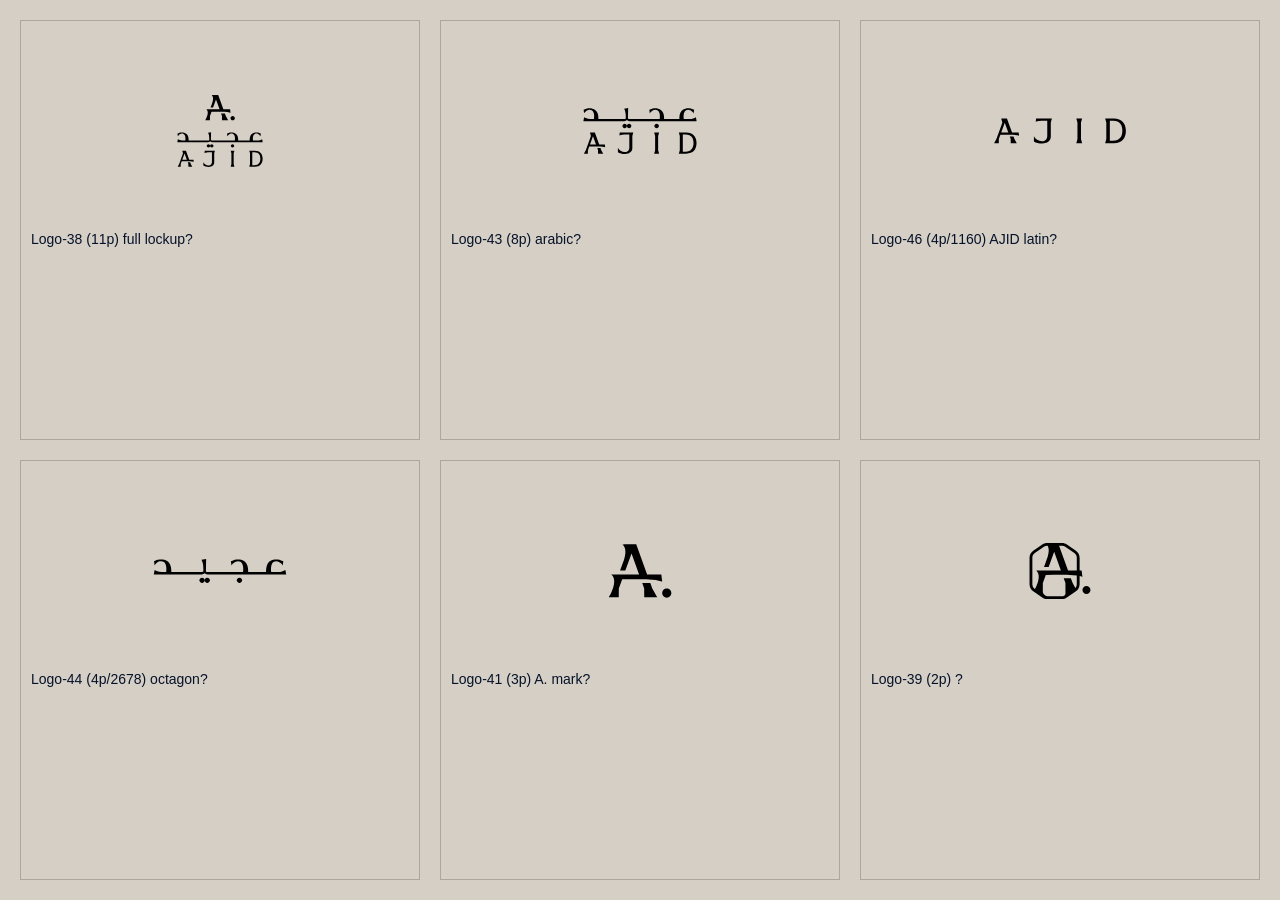
<file: assets/logo/_check.html>
<body style="background:#d5cfc6;color:#061229;font:14px sans-serif;margin:0;padding:20px;display:grid;grid-template-columns:repeat(3,1fr);gap:20px">
<div style="border:1px solid #0003;padding:10px"><img src="Logo-38.svg" style="width:100%;height:200px;object-fit:contain"><br>Logo-38 (11p) full lockup?</div>
<div style="border:1px solid #0003;padding:10px"><img src="Logo-43.svg" style="width:100%;height:200px;object-fit:contain"><br>Logo-43 (8p) arabic?</div>
<div style="border:1px solid #0003;padding:10px"><img src="Logo-46.svg" style="width:100%;height:200px;object-fit:contain"><br>Logo-46 (4p/1160) AJID latin?</div>
<div style="border:1px solid #0003;padding:10px"><img src="Logo-44.svg" style="width:100%;height:200px;object-fit:contain"><br>Logo-44 (4p/2678) octagon?</div>
<div style="border:1px solid #0003;padding:10px"><img src="Logo-41.svg" style="width:100%;height:200px;object-fit:contain"><br>Logo-41 (3p) A. mark?</div>
<div style="border:1px solid #0003;padding:10px"><img src="Logo-39.svg" style="width:100%;height:200px;object-fit:contain"><br>Logo-39 (2p) ?</div>
</body>
</file>
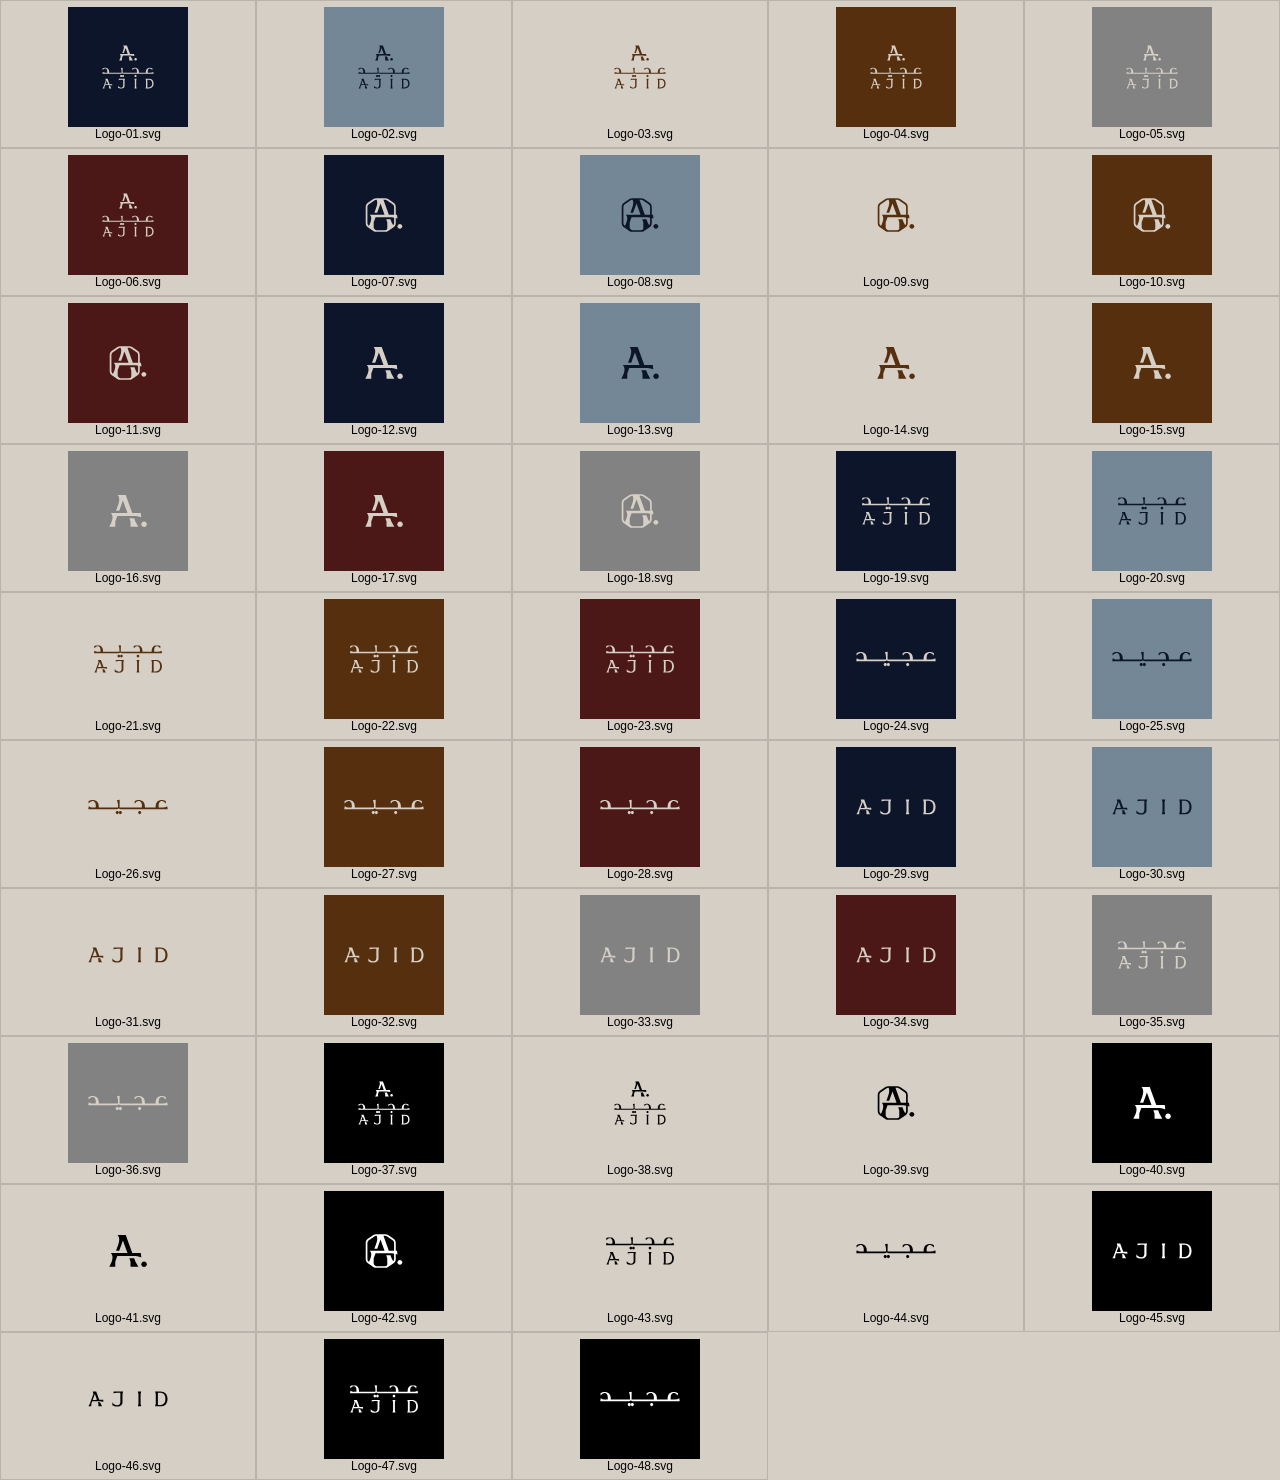
<file: assets/logo/_inspect.html>
<body style="background:#d5cfc6;font:12px sans-serif;margin:0;display:grid;grid-template-columns:repeat(5,1fr)">
<div style="padding:6px;text-align:center;border:1px solid #0002"><img src="Logo-01.svg" style="width:100%;height:120px;object-fit:contain"><br>Logo-01.svg</div>
<div style="padding:6px;text-align:center;border:1px solid #0002"><img src="Logo-02.svg" style="width:100%;height:120px;object-fit:contain"><br>Logo-02.svg</div>
<div style="padding:6px;text-align:center;border:1px solid #0002"><img src="Logo-03.svg" style="width:100%;height:120px;object-fit:contain"><br>Logo-03.svg</div>
<div style="padding:6px;text-align:center;border:1px solid #0002"><img src="Logo-04.svg" style="width:100%;height:120px;object-fit:contain"><br>Logo-04.svg</div>
<div style="padding:6px;text-align:center;border:1px solid #0002"><img src="Logo-05.svg" style="width:100%;height:120px;object-fit:contain"><br>Logo-05.svg</div>
<div style="padding:6px;text-align:center;border:1px solid #0002"><img src="Logo-06.svg" style="width:100%;height:120px;object-fit:contain"><br>Logo-06.svg</div>
<div style="padding:6px;text-align:center;border:1px solid #0002"><img src="Logo-07.svg" style="width:100%;height:120px;object-fit:contain"><br>Logo-07.svg</div>
<div style="padding:6px;text-align:center;border:1px solid #0002"><img src="Logo-08.svg" style="width:100%;height:120px;object-fit:contain"><br>Logo-08.svg</div>
<div style="padding:6px;text-align:center;border:1px solid #0002"><img src="Logo-09.svg" style="width:100%;height:120px;object-fit:contain"><br>Logo-09.svg</div>
<div style="padding:6px;text-align:center;border:1px solid #0002"><img src="Logo-10.svg" style="width:100%;height:120px;object-fit:contain"><br>Logo-10.svg</div>
<div style="padding:6px;text-align:center;border:1px solid #0002"><img src="Logo-11.svg" style="width:100%;height:120px;object-fit:contain"><br>Logo-11.svg</div>
<div style="padding:6px;text-align:center;border:1px solid #0002"><img src="Logo-12.svg" style="width:100%;height:120px;object-fit:contain"><br>Logo-12.svg</div>
<div style="padding:6px;text-align:center;border:1px solid #0002"><img src="Logo-13.svg" style="width:100%;height:120px;object-fit:contain"><br>Logo-13.svg</div>
<div style="padding:6px;text-align:center;border:1px solid #0002"><img src="Logo-14.svg" style="width:100%;height:120px;object-fit:contain"><br>Logo-14.svg</div>
<div style="padding:6px;text-align:center;border:1px solid #0002"><img src="Logo-15.svg" style="width:100%;height:120px;object-fit:contain"><br>Logo-15.svg</div>
<div style="padding:6px;text-align:center;border:1px solid #0002"><img src="Logo-16.svg" style="width:100%;height:120px;object-fit:contain"><br>Logo-16.svg</div>
<div style="padding:6px;text-align:center;border:1px solid #0002"><img src="Logo-17.svg" style="width:100%;height:120px;object-fit:contain"><br>Logo-17.svg</div>
<div style="padding:6px;text-align:center;border:1px solid #0002"><img src="Logo-18.svg" style="width:100%;height:120px;object-fit:contain"><br>Logo-18.svg</div>
<div style="padding:6px;text-align:center;border:1px solid #0002"><img src="Logo-19.svg" style="width:100%;height:120px;object-fit:contain"><br>Logo-19.svg</div>
<div style="padding:6px;text-align:center;border:1px solid #0002"><img src="Logo-20.svg" style="width:100%;height:120px;object-fit:contain"><br>Logo-20.svg</div>
<div style="padding:6px;text-align:center;border:1px solid #0002"><img src="Logo-21.svg" style="width:100%;height:120px;object-fit:contain"><br>Logo-21.svg</div>
<div style="padding:6px;text-align:center;border:1px solid #0002"><img src="Logo-22.svg" style="width:100%;height:120px;object-fit:contain"><br>Logo-22.svg</div>
<div style="padding:6px;text-align:center;border:1px solid #0002"><img src="Logo-23.svg" style="width:100%;height:120px;object-fit:contain"><br>Logo-23.svg</div>
<div style="padding:6px;text-align:center;border:1px solid #0002"><img src="Logo-24.svg" style="width:100%;height:120px;object-fit:contain"><br>Logo-24.svg</div>
<div style="padding:6px;text-align:center;border:1px solid #0002"><img src="Logo-25.svg" style="width:100%;height:120px;object-fit:contain"><br>Logo-25.svg</div>
<div style="padding:6px;text-align:center;border:1px solid #0002"><img src="Logo-26.svg" style="width:100%;height:120px;object-fit:contain"><br>Logo-26.svg</div>
<div style="padding:6px;text-align:center;border:1px solid #0002"><img src="Logo-27.svg" style="width:100%;height:120px;object-fit:contain"><br>Logo-27.svg</div>
<div style="padding:6px;text-align:center;border:1px solid #0002"><img src="Logo-28.svg" style="width:100%;height:120px;object-fit:contain"><br>Logo-28.svg</div>
<div style="padding:6px;text-align:center;border:1px solid #0002"><img src="Logo-29.svg" style="width:100%;height:120px;object-fit:contain"><br>Logo-29.svg</div>
<div style="padding:6px;text-align:center;border:1px solid #0002"><img src="Logo-30.svg" style="width:100%;height:120px;object-fit:contain"><br>Logo-30.svg</div>
<div style="padding:6px;text-align:center;border:1px solid #0002"><img src="Logo-31.svg" style="width:100%;height:120px;object-fit:contain"><br>Logo-31.svg</div>
<div style="padding:6px;text-align:center;border:1px solid #0002"><img src="Logo-32.svg" style="width:100%;height:120px;object-fit:contain"><br>Logo-32.svg</div>
<div style="padding:6px;text-align:center;border:1px solid #0002"><img src="Logo-33.svg" style="width:100%;height:120px;object-fit:contain"><br>Logo-33.svg</div>
<div style="padding:6px;text-align:center;border:1px solid #0002"><img src="Logo-34.svg" style="width:100%;height:120px;object-fit:contain"><br>Logo-34.svg</div>
<div style="padding:6px;text-align:center;border:1px solid #0002"><img src="Logo-35.svg" style="width:100%;height:120px;object-fit:contain"><br>Logo-35.svg</div>
<div style="padding:6px;text-align:center;border:1px solid #0002"><img src="Logo-36.svg" style="width:100%;height:120px;object-fit:contain"><br>Logo-36.svg</div>
<div style="padding:6px;text-align:center;border:1px solid #0002"><img src="Logo-37.svg" style="width:100%;height:120px;object-fit:contain"><br>Logo-37.svg</div>
<div style="padding:6px;text-align:center;border:1px solid #0002"><img src="Logo-38.svg" style="width:100%;height:120px;object-fit:contain"><br>Logo-38.svg</div>
<div style="padding:6px;text-align:center;border:1px solid #0002"><img src="Logo-39.svg" style="width:100%;height:120px;object-fit:contain"><br>Logo-39.svg</div>
<div style="padding:6px;text-align:center;border:1px solid #0002"><img src="Logo-40.svg" style="width:100%;height:120px;object-fit:contain"><br>Logo-40.svg</div>
<div style="padding:6px;text-align:center;border:1px solid #0002"><img src="Logo-41.svg" style="width:100%;height:120px;object-fit:contain"><br>Logo-41.svg</div>
<div style="padding:6px;text-align:center;border:1px solid #0002"><img src="Logo-42.svg" style="width:100%;height:120px;object-fit:contain"><br>Logo-42.svg</div>
<div style="padding:6px;text-align:center;border:1px solid #0002"><img src="Logo-43.svg" style="width:100%;height:120px;object-fit:contain"><br>Logo-43.svg</div>
<div style="padding:6px;text-align:center;border:1px solid #0002"><img src="Logo-44.svg" style="width:100%;height:120px;object-fit:contain"><br>Logo-44.svg</div>
<div style="padding:6px;text-align:center;border:1px solid #0002"><img src="Logo-45.svg" style="width:100%;height:120px;object-fit:contain"><br>Logo-45.svg</div>
<div style="padding:6px;text-align:center;border:1px solid #0002"><img src="Logo-46.svg" style="width:100%;height:120px;object-fit:contain"><br>Logo-46.svg</div>
<div style="padding:6px;text-align:center;border:1px solid #0002"><img src="Logo-47.svg" style="width:100%;height:120px;object-fit:contain"><br>Logo-47.svg</div>
<div style="padding:6px;text-align:center;border:1px solid #0002"><img src="Logo-48.svg" style="width:100%;height:120px;object-fit:contain"><br>Logo-48.svg</div>
</body>
</file>
<file: css/main.css>
/* ==========================================================================
   AJID — Interior Design Studio, Doha
   Brand system per AJID Brand Guidelines 2026
   ========================================================================== */

/* ---------- Fonts ---------- */
@font-face{font-family:"Hayyakum";src:url("../assets/fonts/HayyakumAllah-Light.woff2") format("woff2");
  font-weight:300;font-style:normal;font-display:swap}
@font-face{font-family:"Hayyakum";src:url("../assets/fonts/HayyakumAllah-Regular.woff2") format("woff2");
  font-weight:400;font-style:normal;font-display:swap}
@font-face{font-family:"Hayyakum";src:url("../assets/fonts/HayyakumAllah-Medium.woff2") format("woff2");
  font-weight:500;font-style:normal;font-display:swap}
@font-face{font-family:"Hayyakum";src:url("../assets/fonts/HayyakumAllah-Bold.woff2") format("woff2");
  font-weight:700;font-style:normal;font-display:swap}
/* metric-matched fallback so the font swap does not shift layout */
@font-face{font-family:"Hayyakum Fallback";src:local("Georgia"),local("Times New Roman");
  ascent-override:101%;descent-override:50%;line-gap-override:0%;size-adjust:99%}

/* ---------- Tokens ---------- */
:root{
  --sand:#d5cfc6;          /* Stone Beige  — ground */
  --navy:#061229;          /* Deep Navy    — ink */
  --brown:#582c00;         /* Walnut Brown — accent */
  --gray:#828282;          /* Stone Gray */
  --burgundy:#4d1615;      /* Deep Burgundy */
  --mist:#748796;          /* Mist Blue */

  --bg:var(--sand);
  --ink:var(--navy);
  --heading:var(--navy);
  --accent:var(--brown);
  --invert-bg:var(--navy);
  --invert-fg:var(--sand);
  --hero-ink:var(--sand);
  --hero-nav-ink:var(--navy);
  --muted:#5a6270;
  --muted:color-mix(in srgb, var(--ink) 55%, var(--bg));
  --rule:#a9a59e;
  --rule:color-mix(in srgb, var(--ink) 28%, var(--bg));

  --font:"Hayyakum","Hayyakum Fallback",Georgia,"Times New Roman",serif;

  --pad:clamp(16px,3.2vw,48px);
  --ease:cubic-bezier(.22,1,.36,1);
  --ease-io:cubic-bezier(.65,.05,.36,1);
}

/* ---------- Reset ---------- */
*,*::before,*::after{box-sizing:border-box}
html{-webkit-text-size-adjust:100%}
body,h1,h2,h3,h4,p,figure,blockquote,ul,ol,dl,dd{margin:0}
ul,ol{padding:0;list-style:none}
img,svg,video,canvas{display:block;max-width:100%}
button{font:inherit;color:inherit;background:none;border:0;padding:0;cursor:pointer}
a{color:inherit;text-decoration:none}

body{
  background:var(--bg);color:var(--ink);
  font-family:var(--font);font-weight:400;
  font-size:clamp(15px,.55vw + 13px,18px);line-height:1.45;
  -webkit-font-smoothing:antialiased;text-rendering:optimizeLegibility;
  overflow-x:hidden;
}

::selection{background:var(--accent);color:var(--sand)}

/* ---------- Utilities ---------- */
.px{padding-inline:var(--pad)}
.sr-only{position:absolute;width:1px;height:1px;padding:0;margin:-1px;overflow:hidden;
  clip:rect(0 0 0 0);white-space:nowrap;border:0}
.rule{height:1px;width:100%;background:var(--rule);transform-origin:left center}
[dir="rtl"] .rule{transform-origin:right center}

/* ==========================================================================
   Reveal primitives
   ========================================================================== */
.char-mask,.word-mask,.line-mask{display:inline-block;overflow:hidden;overflow:clip;
  --bleed:.32em;-webkit-clip-path:inset(calc(var(--bleed)*-1) 0 calc(var(--bleed)*-1) 0);clip-path:inset(calc(var(--bleed)*-1) 0 calc(var(--bleed)*-1) 0);
  --mpad:.08em;padding-inline-end:var(--mpad);margin-inline-end:calc(var(--mpad)*-1)}
.char,.word,.line{display:inline-block;will-change:transform}

/* pre-animation state (only when JS is on) */
.js .reveal-chars .char,.js .reveal-words .word{transform:translate(1.05em,0)}
.js .reveal-lines .line{transform:translateY(115%)}
.js .reveal-up{opacity:0;transform:translateY(26px)}
.js .reveal-fade{opacity:0}
.js .reveal-divider{transform:scaleX(0)}
.js .reveal-image>img{-webkit-clip-path:inset(0 0 100% 0);clip-path:inset(0 0 100% 0);transform:scale(1.18) translateY(-4%)}

.js .reveal-chars.is-in .char,.js .reveal-words.is-in .word{transform:translate(0,0);
  transition:transform .95s var(--ease) calc(var(--i,0)*38ms)}
.js .reveal-lines.is-in .line{transform:translateY(0);
  transition:transform 1s var(--ease) calc(var(--i,0)*70ms)}
/* keep a no-JS / fallback path working too */
html:not(.js) .char,html:not(.js) .word,html:not(.js) .line{transform:none}
.is-in.reveal-up{opacity:1;transform:none;transition:opacity .9s var(--ease),transform .9s var(--ease)}
.is-in.reveal-fade{opacity:1;transition:opacity 1.1s var(--ease)}
.is-in.reveal-divider{transform:scaleX(1);transition:transform 1.15s var(--ease)}
.is-in.reveal-image>img{-webkit-clip-path:inset(0 0 0 0);clip-path:inset(0 0 0 0);
  transform:scale(1.06) translate3d(0,var(--py,0px),0);
  transition:clip-path 1.25s var(--ease-io),transform 1.5s var(--ease-io)}
.is-in.reveal-image>img{will-change:transform}

@media (prefers-reduced-motion:reduce){
  .js .reveal-chars .char,.js .reveal-words .word,.js .reveal-lines .line{transform:none!important}
  .js .reveal-chars,.js .reveal-words,.js .reveal-lines,
  .js .reveal-up,.js .reveal-fade{opacity:0;transform:none!important}
  .js .reveal-chars.is-in,.js .reveal-words.is-in,.js .reveal-lines.is-in,
  .js .reveal-up.is-in,.js .reveal-fade.is-in{opacity:1!important;
    transition:opacity .28s ease!important}
  .js .reveal-divider{transform:scaleX(1)!important}
  .js .reveal-image>img{-webkit-clip-path:none!important;clip-path:none!important;
    transform:none!important;opacity:0}
  .js .reveal-image.is-in>img{opacity:1!important;transition:opacity .28s ease!important}
  .scrollcue::after,.marquee__track{animation:none!important}
}

/* ==========================================================================
   Preloader
   ========================================================================== */
#loader{position:fixed;inset:0;z-index:200;background:var(--bg);
  display:grid;place-items:center;transition:opacity .7s var(--ease),visibility .7s}
#loader.done{opacity:0;visibility:hidden;pointer-events:none}
#loader .mark{width:clamp(54px,7vw,86px);color:var(--ink);opacity:.92}
#loader .mark svg{width:100%;height:auto;fill:currentColor}
#loader .bar{position:absolute;bottom:0;left:0;height:2px;width:0;background:var(--accent);
  transition:width .3s linear}

/* ==========================================================================
   Header / nav
   ========================================================================== */
.masthead{position:fixed;inset-inline:0;top:0;z-index:90;padding-block:clamp(14px,1.6vw,22px);
  color:var(--ink);pointer-events:none;opacity:0;visibility:hidden;
  transition:opacity .5s var(--ease),visibility .5s,color .5s var(--ease)}
.masthead.on-light{opacity:1;visibility:visible}
.masthead .row{display:flex;align-items:center;justify-content:space-between;gap:20px}
.masthead a,.masthead button{pointer-events:auto}
.brandmark{width:clamp(66px,7.5vw,104px);display:block}
.brandmark svg{width:100%;height:auto;fill:currentColor}
.nav-links{display:flex;align-items:center;gap:clamp(16px,2.4vw,38px);
  font-size:clamp(11px,.72vw,13px);letter-spacing:.14em;text-transform:uppercase;font-weight:500}
.nav-links a{position:relative;padding-block:4px}
.nav-links a::after{content:"";position:absolute;inset-inline:0;bottom:0;height:1px;background:currentColor;
  transform:scaleX(0);transform-origin:left center;transition:transform .5s var(--ease)}
[dir="rtl"] .nav-links a::after{transform-origin:right center}
.nav-links a:hover::after,.nav-links a:focus-visible::after{transform:scaleX(1)}
.nav-toggle{display:none;font-size:12px;letter-spacing:.14em;text-transform:uppercase;font-weight:500}

@media (max-width:860px){
  .nav-links{display:none}
  .nav-toggle{display:block}
}

/* mobile drawer */
#drawer{position:fixed;inset:0;z-index:95;background:var(--invert-bg);color:var(--invert-fg);
  display:flex;flex-direction:column;justify-content:space-between;padding:var(--pad);
  padding-top:clamp(80px,16vh,140px);
  -webkit-clip-path:inset(0 0 100% 0);clip-path:inset(0 0 100% 0);transition:clip-path .8s var(--ease),visibility .8s;visibility:hidden}
#drawer.open{-webkit-clip-path:inset(0 0 0 0);clip-path:inset(0 0 0 0);visibility:visible}
#drawer .items{display:flex;flex-direction:column;gap:.06em;margin-block:auto;
  font-size:clamp(34px,11vw,64px);line-height:1.06;font-weight:300}
#drawer .items a{display:block}
#drawer .meta{display:flex;justify-content:space-between;font-size:11px;letter-spacing:.14em;
  text-transform:uppercase;opacity:.7}

/* ==========================================================================
   HERO — 250vh sticky scroll runway
   ========================================================================== */
.hero{position:relative;height:250vh;height:250svh}
.hero__sticky{position:sticky;top:0;height:100vh;height:100svh;overflow:hidden;background:var(--invert-bg)}
.hero__media{position:absolute;inset:0;overflow:hidden;background-color:var(--navy);
  background-image:url("../assets/img/hero-1.jpg");background-size:cover;background-position:center}
/* first-frame animation: a small window in the middle of the dark screen
   opens out to full bleed while the wordmark letters arrive */
.js .hero__media{-webkit-clip-path:inset(43% 45% 43% 45%);clip-path:inset(43% 45% 43% 45%)}
.hero-open .hero__media{-webkit-clip-path:inset(0% 0% 0% 0%);clip-path:inset(0% 0% 0% 0%);
  transition:clip-path 1.7s cubic-bezier(.62,.02,.2,1)}
@media (prefers-reduced-motion:reduce){
  .js .hero__media{-webkit-clip-path:none!important;clip-path:none!important}
}
.hero__scaler{position:absolute;inset:0;transform:scale(1.4);transform-origin:center;will-change:transform}
.hero__canvas{position:absolute;inset:0;width:100%;height:100%}
.hero__veil{position:absolute;inset:0;pointer-events:none;
  background:linear-gradient(to bottom,rgb(6 18 41/.44) 0%,rgb(6 18 41/.05) 34% 66%,rgb(6 18 41/.48) 100%)}

.hero__ui{position:absolute;inset-inline:0;top:0;height:100vh;height:100svh;overflow:hidden;
  pointer-events:none;color:var(--hero-ink);display:flex;flex-direction:column;
  justify-content:space-between;padding-block:1.6vh 0.6vh}
.hero__word{display:block;line-height:.8;font-weight:300;white-space:nowrap}
.hero__word--top{font-size:20vw;letter-spacing:.055em}
.hero__word--bot{font-size:20vw;text-align:end;letter-spacing:.055em}
.hero__word--ar{font-size:17vw;letter-spacing:0;line-height:1.1}

.hero__mid{position:relative;padding-inline:var(--pad);width:100%}
.hero__mid .rule{transform:scaleX(calc(1 - var(--exit,0)));transform-origin:center;
  will-change:transform}
.hero__nav{opacity:calc(1 - var(--exit,0) * 1.6);
  transform:translate3d(0,calc(var(--exit,0) * -14px),0);will-change:opacity,transform}
.hero__mid .rule{background:rgba(255,255,255,0.62);background:color-mix(in srgb,var(--hero-nav-ink) 62%,transparent)}


.hero__foot{opacity:calc(1 - var(--exit,0) * 1.8);
  position:absolute;inset-inline:var(--pad);bottom:1.6vh;
  display:flex;align-items:flex-end;justify-content:space-between;gap:24px;
  pointer-events:none;z-index:2}
.hero__foot > *{pointer-events:auto}
.hero__tag{font-size:clamp(11px,.75vw,13px);letter-spacing:.16em;text-transform:uppercase;
  font-weight:500;max-width:24ch;line-height:1.7;opacity:.94}
/* Its own row above the Arabic wordmark, hard against the outer edge, so the
   vertical rule and the wordmark can never collide however tall either gets. */
.hero__bottom{display:flex;flex-direction:column;align-items:stretch}
.scrollcue{writing-mode:vertical-rl;font-size:11px;letter-spacing:.2em;text-transform:uppercase;
  display:flex;align-items:center;gap:10px;opacity:.85;
  align-self:flex-end;
  margin-inline-end:calc(var(--pad) * -1);margin-bottom:clamp(8px,1.2vh,20px)}
.scrollcue::after{content:"";width:1px;height:52px;background:currentColor;
  animation:cue 2.4s var(--ease-io) infinite}
@keyframes cue{
  0%{transform:scaleY(0);transform-origin:top}
  45%{transform:scaleY(1);transform-origin:top}
  55%{transform:scaleY(1);transform-origin:bottom}
  100%{transform:scaleY(0);transform-origin:bottom}}

@media (max-width:860px){
  .hero__word--top,.hero__word--bot{font-size:33vw;letter-spacing:.03em}
  .hero__word--ar{font-size:28vw}
  /* On a wide screen the Arabic wordmark occupies only the right half, so the
     studio line can sit bottom-left over open image. On a phone the wordmark
     goes full width and the two collide -- so the line leaves its absolute
     corner and joins the flow directly above the wordmark, still left aligned. */
  /* the foot and the Arabic wordmark are siblings inside the same .px, so that
     wrapper has to become a flex column before `order` means anything */
  .hero__ui > .px:last-child{display:flex;flex-direction:column}
  .hero__foot{position:static;order:-1;inset:auto;
    margin-bottom:10px;
    flex-direction:column;align-items:flex-start;gap:6px}
  .scrollcue{display:none}
}

/* ==========================================================================
   Sections
   ========================================================================== */
section{position:relative}
.sec{padding-block:clamp(72px,11vw,190px)}
.eyebrow{font-size:clamp(10px,.7vw,12px);letter-spacing:.2em;text-transform:uppercase;
  font-weight:500;color:var(--muted)}
.lede{font-size:clamp(21px,2.65vw,44px);line-height:1.3;font-weight:300;letter-spacing:-.005em;
  color:var(--heading);max-width:16ch}
.body-lg{font-size:clamp(16px,1.15vw,20px);line-height:1.65;font-weight:400;max-width:58ch;
  color:#273042;color:color-mix(in srgb,var(--ink) 84%,var(--bg))}
.body-lg + .body-lg{margin-top:1.3em}
.grid{display:grid;gap:clamp(20px,3vw,52px)}
.g-12{grid-template-columns:repeat(12,1fr)}
@media (max-width:860px){.g-12{grid-template-columns:repeat(6,1fr)}}

/* intro */
.intro__head{grid-column:1/-1;margin-bottom:clamp(24px,4vw,64px)}
.intro__copy{grid-column:6/13}
.intro__aside{grid-column:1/5}
@media (max-width:860px){.intro__copy,.intro__aside{grid-column:1/-1}}

/* values */
.values{border-top:1px solid var(--rule)}
.value{display:grid;grid-template-columns:auto 1fr auto;gap:clamp(14px,3vw,48px);
  align-items:baseline;padding-block:clamp(20px,2.6vw,38px);border-bottom:1px solid var(--rule)}
.value__num{font-size:clamp(10px,.7vw,12px);letter-spacing:.16em;color:var(--muted);font-weight:500}
.value__name{font-size:clamp(26px,4.4vw,68px);line-height:1;font-weight:300;letter-spacing:-.01em;
  color:var(--heading)}
.value__ar{font-size:clamp(15px,1.5vw,24px);color:var(--muted);font-weight:400;white-space:nowrap}
.value__txt{grid-column:2/3;font-size:clamp(14px,1vw,17px);line-height:1.62;max-width:50ch;
  color:var(--muted);padding-top:.7em}
@media (max-width:860px){
  .value{grid-template-columns:1fr;gap:8px}
  .value__txt{grid-column:1/-1}
  .value__ar{text-align:start}
}

/* figures */
.fig{position:relative}
.fig>div,.fig>.reveal-image{overflow:hidden;overflow:clip;display:block;
  background:#c6c0b7;background:color-mix(in srgb,var(--ink) 10%,var(--bg))}
.fig img{width:100%;height:auto;aspect-ratio:var(--ar,3/2);object-fit:cover}
.fig figcaption{margin-top:12px;font-size:clamp(10px,.7vw,12px);letter-spacing:.14em;
  text-transform:uppercase;color:var(--muted)}
.fig-tall{--ar:4/5}
.fig-wide{--ar:16/9}

.feature-trio{display:grid;grid-template-columns:repeat(12,1fr);gap:clamp(16px,2.4vw,40px);
  align-items:start}
.feature-trio>*:nth-child(1){grid-column:1/6}
.feature-trio>*:nth-child(2){grid-column:7/13;margin-top:clamp(40px,10vw,160px)}
.feature-trio>*:nth-child(3){grid-column:3/10;margin-top:clamp(30px,6vw,90px)}
@media (max-width:860px){
  .feature-trio{gap:44px}
  .feature-trio>*{grid-column:1/-1!important;margin-top:0!important}
}

/* ==========================================================================
   Work index (hover-preview list)
   ========================================================================== */
.work{border-top:1px solid var(--rule)}
.work__item{position:relative;display:grid;grid-template-columns:auto 1fr auto;
  gap:clamp(14px,3vw,44px);align-items:center;
  padding-block:clamp(16px,2.1vw,30px);border-bottom:1px solid var(--rule);
  transition:padding-inline .6s var(--ease),color .4s var(--ease)}
.work__item:hover{padding-inline:clamp(6px,1.4vw,26px)}
.work__num{font-size:clamp(10px,.7vw,12px);letter-spacing:.16em;color:var(--muted);font-weight:500}
.work__name{font-size:clamp(20px,3.1vw,52px);line-height:1.08;font-weight:300;letter-spacing:-.012em;
  color:var(--heading);transition:color .4s var(--ease)}
.work__meta{font-size:clamp(10px,.72vw,12px);letter-spacing:.14em;text-transform:uppercase;
  color:var(--muted);white-space:nowrap}
.work__item[data-soon="1"] .work__name{color:var(--muted)}
.work__item:hover .work__name{color:var(--accent)}
@media (max-width:640px){
  .work__item{grid-template-columns:auto 1fr;row-gap:4px}
  .work__meta{grid-column:2/3}
}

/* floating cursor preview */
#preview{position:fixed;top:0;left:0;z-index:60;width:clamp(190px,17vw,290px);aspect-ratio:4/5;
  pointer-events:none;overflow:hidden;opacity:0;transform:translate3d(-50%,-50%,0) scale(.92);
  transition:opacity .45s var(--ease),transform .55s var(--ease);will-change:transform}
#preview.on{opacity:1;transform:translate3d(-50%,-50%,0) scale(1)}
#preview img{width:100%;height:100%;object-fit:cover;opacity:0;position:absolute;inset:0;
  transition:opacity .4s var(--ease)}
#preview img.show{opacity:1}
@media (hover:none),(max-width:860px){#preview{display:none}}

/* ==========================================================================
   Statement / quote
   ========================================================================== */
.statement{background:var(--invert-bg);color:var(--invert-fg);padding-block:clamp(90px,14vw,220px)}
.statement .quote{font-size:clamp(24px,3.6vw,62px);line-height:1.22;font-weight:300;
  letter-spacing:-.012em;max-width:22ch}
.statement .attrib{margin-top:clamp(26px,4vw,60px);font-size:clamp(10px,.72vw,12px);
  letter-spacing:.18em;text-transform:uppercase;opacity:.66}
.statement .rule{background:rgba(213,207,198,0.30);background:color-mix(in srgb,var(--invert-fg) 30%,transparent)}

/* pattern band */
.patternband{height:clamp(110px,15vw,220px);background-repeat:repeat;
  background-size:auto 100%;background-image:var(--pattern);opacity:.55}

/* ==========================================================================
   Collections rail
   ========================================================================== */
.rail{display:flex;gap:clamp(14px,2vw,32px);overflow-x:auto;scroll-snap-type:x mandatory;
  padding-inline:var(--pad);scrollbar-width:none;-webkit-overflow-scrolling:touch}
.rail::-webkit-scrollbar{display:none}
.rail>*{flex:0 0 clamp(230px,26vw,400px);scroll-snap-align:start}

/* ==========================================================================
   Footer
   ========================================================================== */
.foot{background:var(--invert-bg);color:var(--invert-fg);padding-block:clamp(60px,8vw,120px)}
.foot .rule{background:rgba(213,207,198,0.26);background:color-mix(in srgb,var(--invert-fg) 26%,transparent)}
.foot__cta{font-size:clamp(38px,11vw,180px);line-height:.92;font-weight:300;letter-spacing:-.02em;
  display:inline-block}
.foot__grid{display:grid;grid-template-columns:repeat(12,1fr);gap:clamp(18px,2.4vw,40px);
  margin-top:clamp(40px,6vw,90px);font-size:clamp(12px,.85vw,15px)}
.foot__col{grid-column:span 3}
.foot__col h4{font-size:clamp(10px,.7vw,12px);letter-spacing:.18em;text-transform:uppercase;
  font-weight:500;opacity:.6;margin-bottom:14px}
.foot__col li+li{margin-top:7px}
.foot__col a:hover{color:var(--mist)}
.foot__base{display:flex;flex-wrap:wrap;gap:14px;justify-content:space-between;
  margin-top:clamp(40px,6vw,90px);font-size:11px;letter-spacing:.13em;text-transform:uppercase;opacity:.6}
@media (max-width:860px){.foot__col{grid-column:span 6}}

/* ==========================================================================
   Marquee
   ========================================================================== */
.marquee{overflow:hidden;border-block:1px solid var(--rule);padding-block:clamp(12px,1.4vw,22px)}
.marquee__track{display:flex;width:max-content;animation:slide 42s linear infinite}
.marquee__track span{font-size:clamp(13px,1.05vw,18px);letter-spacing:.15em;text-transform:uppercase;
  color:var(--muted);display:flex;align-items:center;gap:clamp(28px,4vw,70px);white-space:nowrap;
  padding-inline-end:clamp(28px,4vw,70px)}
.marquee__track span::after{content:"";width:5px;height:5px;background:var(--accent);border-radius:50%}
@keyframes slide{to{transform:translateX(-50%)}}
[dir="rtl"] .marquee__track{animation-direction:reverse}
.marquee:hover .marquee__track{animation-play-state:paused}

/* ==========================================================================
   Arabic / RTL adjustments
   ========================================================================== */
[dir="rtl"] .eyebrow,[dir="rtl"] .nav-links,[dir="rtl"] .work__meta,
[dir="rtl"] .hero__tag,[dir="rtl"] .foot__base,[dir="rtl"] .statement .attrib,
[dir="rtl"] .marquee__track span,[dir="rtl"] .foot__col h4,
[dir="rtl"] .value__num,[dir="rtl"] .work__num,
[dir="rtl"] .fig figcaption,[dir="rtl"] .scrollcue{letter-spacing:.04em}
[dir="rtl"] .lede,[dir="rtl"] .work__name,[dir="rtl"] .value__name,
[dir="rtl"] .foot__cta,[dir="rtl"] .statement .quote,
[dir="rtl"] .hero__word,[dir="rtl"] #drawer .items{letter-spacing:0}
[dir="rtl"] .hero__word--bot{text-align:end}
[dir="rtl"] .scrollcue{writing-mode:vertical-lr}
[dir="rtl"] .body-lg,[dir="rtl"] .value__txt{line-height:1.85}
[dir="rtl"] .lede{line-height:1.5}
[dir="rtl"] .work__name,[dir="rtl"] .value__name{line-height:1.35}
[dir="rtl"] .statement .quote{line-height:1.5}
[dir="rtl"] .foot__cta{line-height:1.15}


/* ==========================================================================
   Hero wordmarks — real logo artwork (English top / Arabic bottom)
   Both share the same x-range in the source art, so full-bleed widths align.
   ========================================================================== */
.hero__mark{display:block;overflow:hidden}
/* The hero wordmark stands 42.2% of the viewport height. Driving the size
   from vh rather than vw is what gives it that presence -- on a 2560x1080
   ultrawide it resolves to ~94% width; on narrower screens it caps at the
   page width.
   Physical margins, not logical ones, so the lockup does not mirror on the
   Arabic page. */
/* The type runs out to the viewport edge -- no page gutter here.
   Negative margins pull each mark out of the .px padding so the English sits
   hard into the top-left corner and the Arabic hard into the bottom-right. */
.hero__mark--lat{width:calc(50% + var(--pad));
  margin-left:calc(var(--pad) * -1);margin-right:auto;
  transform:translate3d(calc(var(--exit,0) * -115%),0,0);will-change:transform}
.hero__mark--ar {width:calc(50% + var(--pad));
  margin-right:calc(var(--pad) * -1);margin-left:auto;
  transform:translate3d(calc(var(--exit,0) * 115%),0,0);will-change:transform}
@media (max-width:860px){
  .hero__mark--lat{width:calc(100% + var(--pad) * 2);
    margin-left:calc(var(--pad) * -1);margin-right:calc(var(--pad) * -1)}
  .hero__mark--ar {width:calc(100% + var(--pad) * 2);
    margin-left:calc(var(--pad) * -1);margin-right:calc(var(--pad) * -1)}
}
.hero__mark svg{width:100%;height:auto;fill:var(--hero-ink);display:block;overflow:visible}
.hero__mark svg *{transform-box:view-box;transform-origin:center}

/* letters of AJID rise into place, staggered */
.js .hero__mark--lat .ltr{transform:translateY(150px);opacity:0}
.hero__mark--lat.is-in .ltr{transform:translateY(0);opacity:1;
  transition:transform 1.15s var(--ease) calc(var(--i,0)*90ms),
             opacity .7s linear calc(var(--i,0)*90ms)}

/* the Arabic body wipes in along the reading direction, dots settle after */
.js .hero__mark--ar .ar-body{-webkit-clip-path:inset(0 0 0 100%);clip-path:inset(0 0 0 100%)}
.hero__mark--ar.is-in .ar-body{-webkit-clip-path:inset(0 0 0 0%);clip-path:inset(0 0 0 0%);
  transition:clip-path 1.5s var(--ease-io)}
.js .hero__mark--ar .ar-dot{opacity:0;transform:translateY(-26px)}
.hero__mark--ar.is-in .ar-dot{opacity:1;transform:translateY(0);
  transition:opacity .5s var(--ease) calc(700ms + var(--i,0)*110ms),
             transform .8s var(--ease) calc(700ms + var(--i,0)*110ms)}

@media (prefers-reduced-motion:reduce){
  .js .hero__mark--lat .ltr{transform:none!important;opacity:1!important}
  .js .hero__mark--ar .ar-body{-webkit-clip-path:none!important;clip-path:none!important}
  .js .hero__mark--ar .ar-dot{opacity:1!important;transform:none!important}
}

.hero-menu{font:inherit;letter-spacing:inherit;text-transform:inherit}

/* pattern tile (brand graphic element) */
:root{--pattern:url("../assets/pattern/tile.svg")}

/* section header row (eyebrow left, count right) */
.sec__head{display:flex;justify-content:space-between;align-items:baseline;gap:20px;
  margin-bottom:clamp(30px,5vw,70px)}

/* ==========================================================================
   EDITORIAL LAYOUT SYSTEM
   12-column grid for the body, 16-column timeline for the work index —
   the skeleton the whole editorial layout is built on.
   ========================================================================== */
.grid-default{display:grid;grid-template-columns:repeat(12,minmax(0,1fr));
  gap:0 clamp(14px,1.5vw,28px)}
.g16{display:grid;grid-template-columns:repeat(16,minmax(0,1fr));
  gap:0 clamp(10px,1.1vw,18px)}

/* column placement helpers */
.c-4{grid-column:span 4}   .c-5{grid-column:span 5}   .c-6{grid-column:span 6}
.c-7{grid-column:span 7}   .c-12{grid-column:1/-1}
.c9-4{grid-column:9/span 4}
.c10-3{grid-column:10/span 3}
.c1-5{grid-column:1/span 5}
.c1-4{grid-column:1/span 4}
@media (max-width:860px){
  .c-4,.c-5,.c-6,.c-7,.c9-4,.c10-3,.c1-5,.c1-4{grid-column:1/-1}
}

/* ---- editorial type scale ---- */
.display{font-size:clamp(40px,8.4vw,128px);line-height:.92;font-weight:300;
  letter-spacing:-.028em;color:var(--heading)}
.display .word-mask{margin-inline-end:.16em}
.para-lg{font-size:clamp(23px,3.6vw,54px);line-height:1.06;font-weight:300;
  letter-spacing:-.02em;color:var(--heading)}
.note{font-size:clamp(15px,1.4vw,21px);line-height:1.45;
  color:#343c4c;color:color-mix(in srgb,var(--ink) 78%,var(--bg))}
/* the intro write-up is set solid bold */
.note--bold{font-weight:700;color:var(--heading)}
.note--sm{font-size:clamp(11px,.74vw,13px);letter-spacing:.14em;text-transform:uppercase;
  color:var(--muted);line-height:1.7}
[dir="rtl"] .display,[dir="rtl"] .para-lg{letter-spacing:0;line-height:1.35}
[dir="rtl"] .note--sm{letter-spacing:.05em}

.divider{height:1px;width:100%;background:var(--rule);transform-origin:left center}
[dir="rtl"] .divider{transform-origin:right center}
.pt-6{padding-top:clamp(18px,2vw,30px)}
.mt-6{margin-top:clamp(18px,2vw,30px)}
.mb-6{margin-bottom:clamp(18px,2vw,30px)}
.mt-8{margin-top:clamp(22px,2.6vw,40px)}
.mb-28{margin-bottom:clamp(40px,7vw,120px)}
.mb-32{margin-bottom:clamp(44px,8vw,140px)}
.mt-36{margin-top:clamp(40px,8vw,150px)}
.pb-40{padding-bottom:clamp(60px,14vw,260px)}
.pt-45{padding-top:clamp(60px,9.75vw,260px)}

/* ==========================================================================
   WORK TIMELINE — 16-column grid with a centre spine
   ========================================================================== */
.timeline{position:relative;overflow-x:clip}
.timeline__spine{position:absolute;top:0;left:50%;width:1px;height:100%;
  background:var(--rule);transform:scaleY(0);transform-origin:top center;
  pointer-events:none;z-index:1}
.timeline.is-in .timeline__spine{transform:scaleY(1);
  transition:transform 1.6s var(--ease-io)}
.timeline__head{display:flex;justify-content:space-between;align-items:baseline;
  gap:20px;padding-block:clamp(18px,2vw,30px) clamp(40px,8vw,150px)}

.tl-row{grid-column:1/-1;display:grid;grid-template-columns:repeat(16,minmax(0,1fr));
  gap:0 clamp(10px,1.1vw,18px);position:relative;z-index:2;
  margin-bottom:clamp(46px,9vw,170px)}
.tl-item{display:block}
/* alternate sides across the spine */
.tl-item--l{grid-column:1/span 7}
.tl-item--r{grid-column:10/span 7;margin-top:clamp(50px,12vw,220px)}
.tl-item--wide{grid-column:3/span 12}
.tl-item__media{overflow:hidden;overflow:clip;background:#c0bcb6;background:color-mix(in srgb,var(--ink) 10%,var(--bg))}
.tl-item__media img{width:100%;height:auto;aspect-ratio:var(--ar,4/5);object-fit:cover}
.tl-item__bar{display:flex;justify-content:space-between;align-items:baseline;gap:14px;
  margin-top:14px;padding-bottom:10px;border-bottom:1px solid var(--rule)}
.tl-item__name{font-size:clamp(17px,1.85vw,30px);line-height:1.15;font-weight:300;
  letter-spacing:-.012em;color:var(--heading);transition:color .4s var(--ease)}
.tl-item__meta{font-size:clamp(10px,.72vw,12px);letter-spacing:.14em;text-transform:uppercase;
  color:var(--muted);white-space:nowrap}
.tl-item[data-soon="1"] .tl-item__name{color:var(--muted)}
.tl-item:hover .tl-item__name{color:var(--accent)}
.tl-item:hover .tl-item__media img{transform:scale(1.04)}
.tl-item__media img{transition:transform 1.1s var(--ease)}

@media (max-width:860px){
  .timeline__spine{display:none}
  .tl-row{grid-template-columns:1fr;margin-bottom:44px}
  .tl-item--l,.tl-item--r,.tl-item--wide{grid-column:1/-1;margin-top:0}
}

/* ==========================================================================
   Closing full-bleed image
   ========================================================================== */
.closing{position:relative;overflow:hidden}
.closing img{width:100%;height:auto;aspect-ratio:16/8;object-fit:cover;
  transform:scale(1.2);transition:transform 1.8s var(--ease-io)}
.closing.is-in img{transform:scale(1)}
.closing figcaption{position:absolute;inset-inline-end:clamp(12px,1.6vw,26px);
  bottom:clamp(12px,1.6vw,26px);font-size:clamp(10px,.7vw,12px);letter-spacing:.14em;
  text-transform:uppercase;color:rgba(255,255,255,0.80);color:color-mix(in srgb,#fff 80%,transparent)}

/* ==========================================================================
   HERO — full nav spread along the centre rule
   ========================================================================== */
.hero__nav{color:var(--hero-nav-ink);
  position:absolute;left:var(--pad);right:var(--pad);top:100%;margin-top:13px;
  display:flex;align-items:center;justify-content:space-between;gap:12px;
  font-size:clamp(11px,.78vw,14px);letter-spacing:.02em;font-weight:500;pointer-events:auto}
.hero__nav a,.hero__nav button{position:relative;padding-block:4px;white-space:nowrap}
.hero__nav a::after{content:"";position:absolute;inset-inline:0;bottom:0;height:1px;
  background:currentColor;transform:scaleX(0);transform-origin:left center;
  transition:transform .5s var(--ease)}
[dir="rtl"] .hero__nav a::after{transform-origin:right center}
.hero__nav a:hover::after{transform:scaleX(1)}
.hero__nav .is-here{display:inline-flex;align-items:center;gap:.5em}
.hero__nav .is-here::before{content:"";width:5px;height:5px;border-radius:50%;
  background:currentColor;flex:none}
.hero__menu-only{display:none}
@media (max-width:860px){
  .hero__nav .desktop-only{display:none}
  .hero__menu-only{display:inline-block}
}

/* ==========================================================================
   WORK TIMELINE — years on the spine, collage placement
   ========================================================================== */
.tl{position:relative;overflow-x:clip;padding-block:clamp(30px,5vw,80px) clamp(40px,8vw,140px)}
.tl__spine{position:absolute;top:0;bottom:0;left:50%;width:1px;background:var(--rule);
  transform:scaleY(var(--draw,0));transform-origin:top center;z-index:4;will-change:transform}
/* the rotated square that rides the end of the drawn line */
/* A box riding the end of the drawn line, the monogram mapped on all four
   sides. Scrolling turns it. Each face carries the page colour so it masks
   the spine behind it -- the mark has open counters and the line would
   otherwise show straight through. */
.tl__tip{--tip:clamp(16px,1.38vw,30px);
  position:absolute;left:50%;top:calc(var(--draw,0) * 100%);z-index:5;
  width:var(--tip);height:var(--tip);
  transform:translate(-50%,-50%);perspective:420px;
  opacity:0;transition:opacity .45s var(--ease);pointer-events:none;will-change:top}
.tl__cube{display:block;position:relative;width:100%;height:100%;
  transform-style:preserve-3d;transform:rotateY(var(--spin,0deg));
  will-change:transform}
.tl__face{position:absolute;inset:0;display:block;
  background:var(--bg);padding:3px;backface-visibility:hidden}
.tl__face:nth-child(1){transform:translateZ(calc(var(--tip) / 2))}
.tl__face:nth-child(2){transform:rotateY(90deg)  translateZ(calc(var(--tip) / 2))}
.tl__face:nth-child(3){transform:rotateY(180deg) translateZ(calc(var(--tip) / 2))}
.tl__face:nth-child(4){transform:rotateY(-90deg) translateZ(calc(var(--tip) / 2))}
.tl__face svg{width:100%;height:100%;display:block;fill:var(--ink)}
@media (prefers-reduced-motion:reduce){ .tl__cube{transform:none} }
.tl.is-in .tl__tip{opacity:1}
@media (max-width:860px){
  .tl__tip{left:50%;--tip:16px}
}
.tl__title{font-size:clamp(34px,6.5vw,96px);line-height:1;font-weight:300;
  letter-spacing:-.025em;color:var(--heading);margin-bottom:clamp(30px,6vw,110px)}

.tl__entry{position:relative;display:grid;grid-template-columns:repeat(16,minmax(0,1fr));
  gap:0 clamp(8px,1vw,16px);align-items:start;
  margin-bottom:clamp(40px,7vw,130px);z-index:2}

/* the year sits on the spine itself */

.tl__fig{display:block;overflow:hidden;overflow:clip;background:#c2beb8;background:color-mix(in srgb,var(--ink) 9%,var(--bg))}
.tl__fig img{width:100%;height:auto;aspect-ratio:var(--ar,4/3);object-fit:cover}
/* motion for these lives in the scroll-driven reveal at the end of this file --
   deliberately not set here, so nothing competes for `transform`. */
/* superseded by the scroll-driven reveal below */

/* collage placement — width in 16ths, alternating sides, some bleeding past the edge */
.tl__item{grid-column:var(--col);display:block}
.tl__item--l{text-align:start}
.tl__item--r{text-align:start;margin-top:clamp(24px,5vw,90px)}

@media (max-width:860px){
  /* On a phone the collage collapses to a single centred column: each frame
     46% of the viewport with equal 27% gutters, one per row, and the spine
     runs straight down the middle behind them. */
  .tl__spine{left:50%}
  .tl__entry{grid-template-columns:1fr;gap:0;margin-bottom:34px}
  /* 46vw, not 46% -- the percentage would resolve against the padded
     container and come out narrower than intended on the screen */
  .tl__item{grid-column:1!important;margin-top:0!important;
    width:46vw;margin-inline:auto}
  .tl__label{text-align:center}
}
  
/* ==========================================================================
   Closing statement + footer finale
   ========================================================================== */
.closing-line{font-size:clamp(21px,2.9vw,44px);line-height:1.22;font-weight:300;
  letter-spacing:-.015em;color:var(--heading);max-width:30ch;
  padding-block:clamp(40px,7vw,120px)}
[dir="rtl"] .closing-line{letter-spacing:0;line-height:1.5}

.foot-bar{display:flex;justify-content:space-between;gap:20px;flex-wrap:wrap;
  padding-block:clamp(14px,1.6vw,24px);font-size:clamp(11px,.78vw,14px)}
.foot-bar .col{display:flex;flex-direction:column;gap:4px}
.foot-bar .col--end{text-align:end}
.foot-bar a:hover{color:var(--accent)}

/* giant wordmark, filled with photography */
/* English left, Arabic right, on one line. flex-grow is set to each lockup's
   aspect ratio, which is what makes the two resolve to the SAME height --
   equal widths would leave the Arabic shorter, since it is the wider mark. */
.foot-marks{display:flex;align-items:center;width:100%;
  gap:clamp(30px,5.6vw,124px);margin-top:clamp(10px,1.4vw,22px)}
.foot-mark{min-width:0}
.foot-mark--lat{flex:5.276 1 0}
.foot-mark--ar {flex:5.567 1 0}
.foot-mark svg{width:100%;height:auto;display:block}
@media (max-width:640px){
  /* side by side gets too small to read on a phone */
  .foot-marks{flex-direction:column;align-items:stretch;gap:8px}
  .foot-bar{font-size:12px}
}

/* Arrow glyphs are absent from Hayyakum Allah, so they are drawn rather than
   typed -- otherwise the browser silently substitutes a system font for them. */
.arr{display:inline-block;width:1.15em;height:.55em;vertical-align:baseline;
  margin-inline-end:.15em;overflow:visible}
.arr--l{transform:scaleX(-1)}

@media (prefers-reduced-motion:reduce){
  .hero__mark--lat,.hero__mark--ar{transform:none!important}
  .hero__mid .rule{transform:scaleX(1)!important}
  .hero__nav,.hero__foot{opacity:1!important;transform:none!important}
}

/* ==========================================================================
   Body copy alignment
   These blocks used to be force-justified: each split line is its own block,
   so `text-align-last:justify` was needed to stretch it edge to edge. That
   only held while the type was small enough to fit many words per line. On
   the current scale it leaves rivers of white between three or four words.
   Plain left alignment is what this wants (text-align:start, text-align-last:
   auto): the even right edge should come from the wide measure, not from
   stretching the words.
   ========================================================================== */
.note{text-align:start;hyphens:none}
.para-lg .line{display:block;width:100%;text-align:start}

/* Intro row: the three frames are used whole, so their heights differ.
   Align them to a common top edge and let the bottoms fall where they will. */
.grid-default > .fig{align-self:start}

/* ==========================================================================
   WORK COLLAGE — hover reveals the project name
   Only the image under the cursor shows its name; it rides the image's
   vertical centre, hangs off the right-hand edge, and drifts against the
   image as you scroll.
   ========================================================================== */
.tl__entry{position:relative}
.tl__item{position:relative;grid-column:var(--col);display:block}
.tl__item--r{margin-top:clamp(24px,5vw,90px)}

/* a dot on the spine for each entry, in place of the old year marker */
.tl__dot{position:absolute;left:50%;top:0;translate:-50% -50%;
  width:5px;height:5px;border-radius:50%;background:var(--ink);
  opacity:0;transition:opacity .6s var(--ease);z-index:3}
.tl__entry.is-in .tl__dot{opacity:.7}

/* the name sits ON the image: anchored at its horizontal centre, running
   right, on the vertical centre line. Every label starts at the same place
   relative to its image -- that consistency is the point, so nothing here
   is allowed to move a label off its centre anchor. */
.tl__label{position:absolute;top:50%;left:50%;width:var(--labw,50%);
  padding-inline-start:clamp(10px,1.4vw,30px);
  transform:translateY(-50%) translate3d(0,var(--ly,0px),0);
  opacity:0;pointer-events:none;will-change:transform,opacity;z-index:3;
  transition:opacity .55s var(--ease),transform .9s var(--ease)}
.tl__item:hover .tl__label,
.tl__item:focus-visible .tl__label{opacity:1}

.tl__name{display:block;font-size:clamp(30px,4.6vw,104px);line-height:.98;
  font-weight:700;letter-spacing:-.028em;color:#fff;text-wrap:balance;
  text-shadow:0 3px 34px rgb(0 0 0/.6),0 1px 5px rgb(0 0 0/.5)}
[dir="rtl"] .tl__name{letter-spacing:0;line-height:1.25}

/* the image itself lifts slightly under the cursor */
/* superseded by the scroll-driven reveal below */

@media (max-width:860px){
  /* no cursor to hover with, so the names simply stay on */
  .tl__label{position:static;transform:none;opacity:1;width:auto;
    padding-inline-start:0;margin-top:12px;pointer-events:auto}
  .tl__name{color:var(--heading);text-shadow:none}
  .tl__name{font-size:clamp(22px,7vw,38px);line-height:1.05}
  .tl__dot{display:none}
}

/* ==========================================================================
   Chapter body copy — set big and bold, hanging from the top of its row so
   the first line is level with the top of the image beside it.
   ========================================================================== */
.para-mid{font-size:clamp(22px,2.35vw,42px);line-height:1.14;font-weight:700;
  letter-spacing:-.02em;color:var(--heading);text-wrap:pretty}
[dir="rtl"] .para-mid{letter-spacing:0;line-height:1.5}
.c7-6{grid-column:7/span 6}
@media (max-width:860px){ .c7-6{grid-column:1/-1} }

/* every column in an editorial row hangs from its top edge */
.grid-default > *{align-self:start}

/* ==========================================================================
   Weight floor — nothing thinner than Medium anywhere on the page
   ========================================================================== */
.lede,.para-lg,.display,.tl__title,.hero__word,.closing-line,
.foot__cta,#drawer .items,.statement .quote,.value__name{font-weight:500}
body,.note,.body-lg,.fig figcaption{font-weight:500}

/* ==========================================================================
   TYPE SCALE — three sizes for the whole site, nothing else
   The client asked for no more than three. Everything below maps onto one of
   them, so a size can be retuned in one place and the page stays consistent.
   ========================================================================== */
/* One fluid unit drives all three steps, so the whole scale grows together
   and the proportions never drift. The formula is fitted to measurements of
   the type spec: 15px @375, 17.16px @1303, 22px @2530 -- 12.03px + 0.394vw
   hits the last two exactly. Capped at 26px (reached ~3545px) so it cannot
   run away on an ultra-wide display. */
:root{
  --u:clamp(15px,calc(12.03px + 0.394vw),26px);

  --fs-lg:calc(var(--u) * 7);       /* 7rem     — section headings, display   */
  --fs-md:calc(var(--u) * 3);       /* 3rem     — MAIN: the statement copy    */
  --fs-sm:calc(var(--u) * 1.125);   /* 1.125rem — MAIN: running small copy    */
}
/* Below the md breakpoint both upper sizes step down -- the heading
   7rem -> 3rem and the statement 3rem -> 1.75rem, giving 45px / 26.25px /
   16.875px on a 375px screen. Without this the heading overflows. */
@media (max-width:767px){
  :root{
    --fs-lg:calc(var(--u) * 3);
    --fs-md:calc(var(--u) * 1.75);
  }
}

/* --- large ------------------------------------------------------------- */
.display,.tl__title,.foot__cta,#drawer .items{font-size:var(--fs-lg)}

/* --- medium ------------------------------------------------------------ */
.para-lg,.para-mid,.tl__name,.closing-line,.statement .quote,
.body-lg,.value__name{font-size:var(--fs-md)}

/* --- small ------------------------------------------------------------- */
.note,.note--sm,.eyebrow,.fig figcaption,.hero__nav,.hero__tag,.foot-bar,
.scrollcue,.tl__sub,.foot__base,.foot__col h4,.statement .attrib,
#drawer .meta,.marquee__track span{font-size:var(--fs-sm)}

/* ==========================================================================
   COLOUR — ink on light, sand on dark, muted only for true secondary text
   ========================================================================== */
.para-lg,.para-mid,.note,.closing-line,.display,.tl__title,
.value__name,.body-lg{color:var(--heading)}
.eyebrow,.note--sm,.fig figcaption,.tl__sub{color:var(--muted)}
.statement,.statement .quote,.foot,.foot__cta,#drawer{color:var(--invert-fg)}

/* the project name matches the chapter copy exactly: same size, same ink.
   A soft light halo keeps it legible where it crosses a dark part of a photo
   without introducing another text colour. */
.tl__name{color:#fff;text-shadow:none}


/* last two strays: the visually-hidden hero title and the closing caption,
   both of which kept sizes of their own outside the three-step scale */
.sr-only{font-size:var(--fs-sm)}
.closing figcaption{font-size:var(--fs-sm);color:var(--invert-fg)}

/* The hero nav sat on the shared small step, whose 14px ceiling made it tiny
   on a wide screen. Doubled, and driven by vw so it holds its size at any
   width instead of capping out. */
/* hero nav size is an option: --fs-nav comes from theme.navSize in site.json.
   large  clamp(14px,1.15vw,30px) = 29px @2545  (four sizes on the page)
   compact clamp(11px,.8vw,14px)  = var(--fs-sm) (strict three-size scale) */
.hero__nav{font-size:var(--fs-nav,var(--fs-sm))}

/* ==========================================================================
   WORK COLLAGE REVEAL
   The mask wipes open downward while the image slides from -30% of its own
   height to rest, both driven by one progress value. The image lagging inside
   its own mask is what reads as parallax; there is no continuous drift.
   translateY in % resolves against the element's own height, so the 30% rule
   holds for every image regardless of its size -- exactly as measured.
   ========================================================================== */
.tl .tl__fig{-webkit-clip-path:inset(0 0 calc((1 - var(--rp,0)) * 100%) 0);clip-path:inset(0 0 calc((1 - var(--rp,0)) * 100%) 0)}
.tl .tl__fig img{
  display:block;
  transform:translateY(calc((1 - var(--rp,0)) * -30%));
  scale:var(--hs,1);
  transition:scale .9s var(--ease);
  will-change:transform}
.tl .tl__item:hover .tl__fig img{--hs:1.05}

@media (prefers-reduced-motion:reduce){
  .tl .tl__fig{-webkit-clip-path:none;clip-path:none}
  .tl .tl__fig img{transform:none;scale:1}
}

/* ==========================================================================
   FOOTER WORDMARK PARALLAX
   The letters hold still; the photograph inside them slides. As the wordmark
   rises from the bottom edge of the viewport by exactly its own height, the
   picture travels exactly its own height too (slope 1.109 px/px, reaching 0
   at top = viewport height). The image is cut double-height so it
   covers the letters at both ends of that travel.
   ========================================================================== */
.foot-mark image{
  transform:translateY(calc(var(--fp,0) * var(--fmh,0) * 1px));
  will-change:transform}

@media (prefers-reduced-motion:reduce){
  .foot-mark image{transform:none}
}

/* ==========================================================================
   MOBILE COLLAGE CORRECTIONS
   The name is white because on a wide screen it sits ON the photograph. On a
   phone it drops below the frame onto the page background, where white is
   unreadable -- so it takes the heading ink instead. This has to come after
   the .tl__name colour rule above to win.
   ========================================================================== */
@media (max-width:860px){
  .tl__name{color:var(--heading)}
}
</file>
